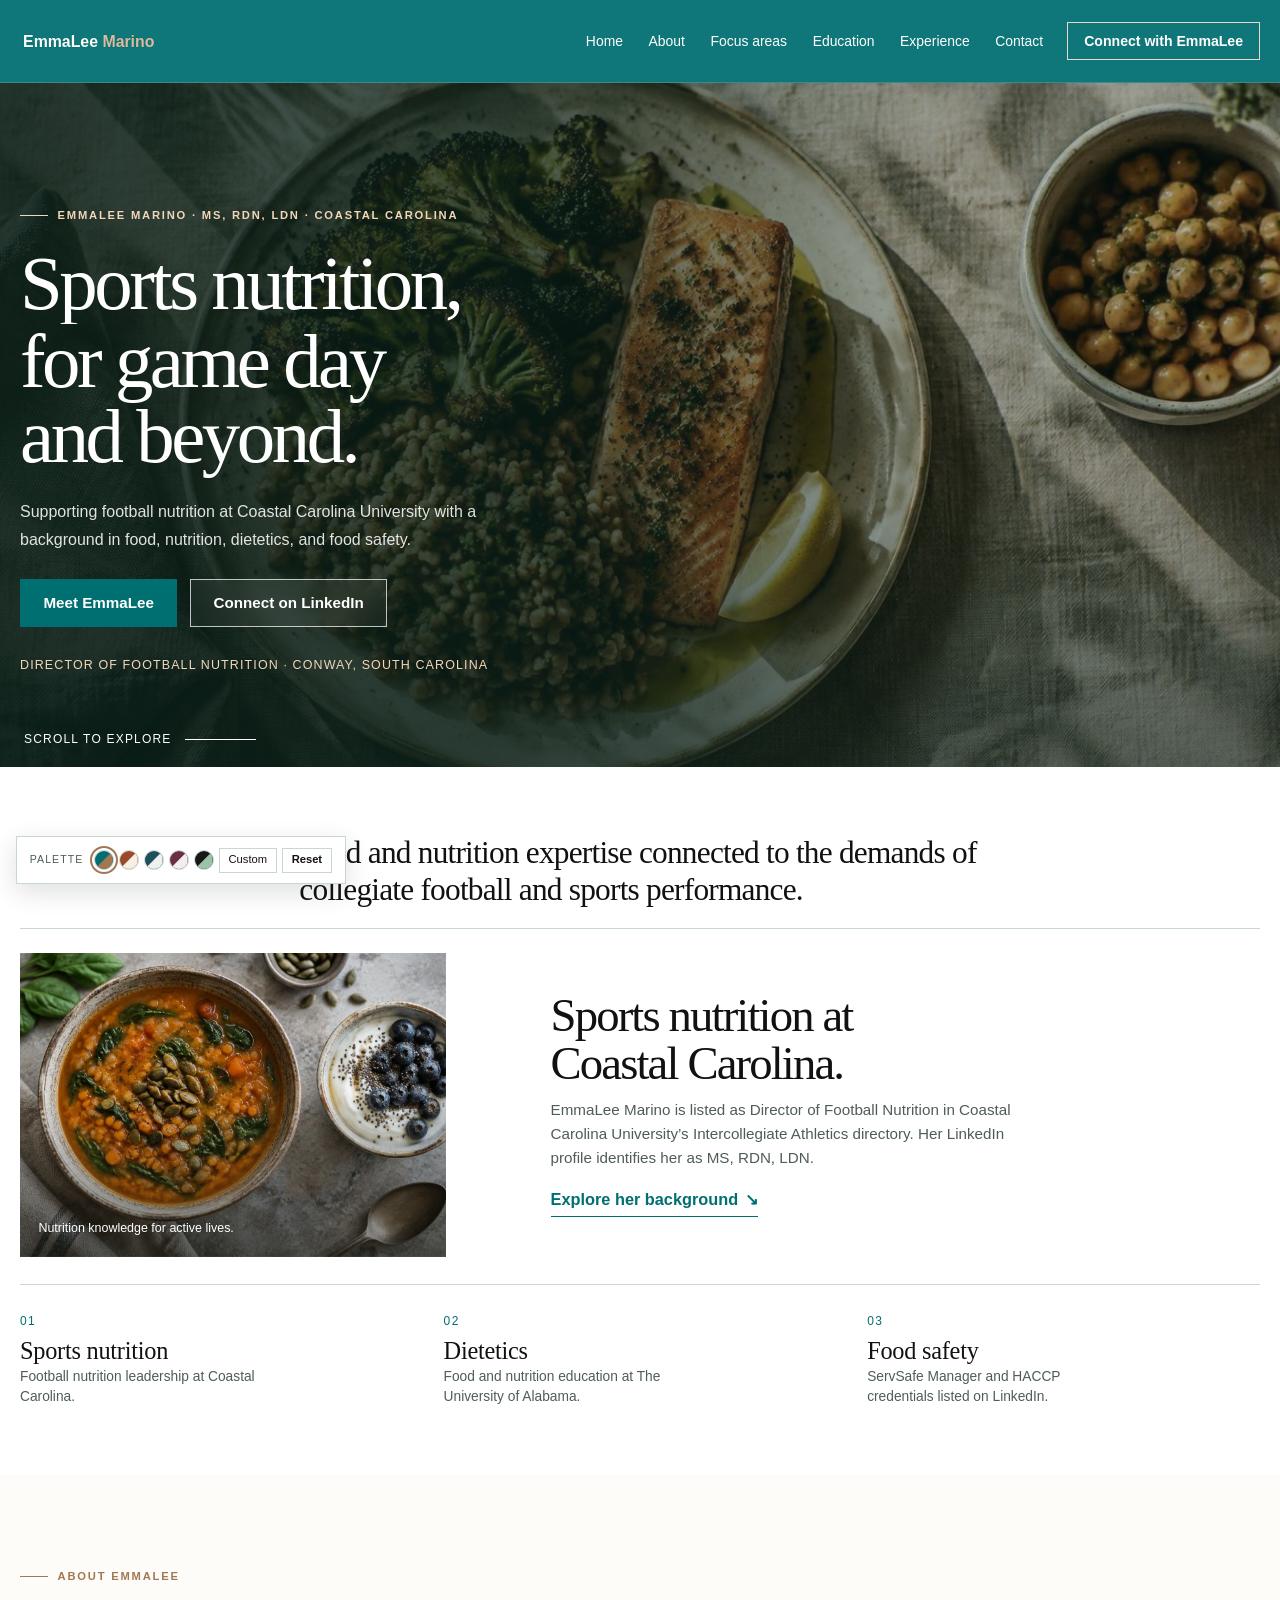
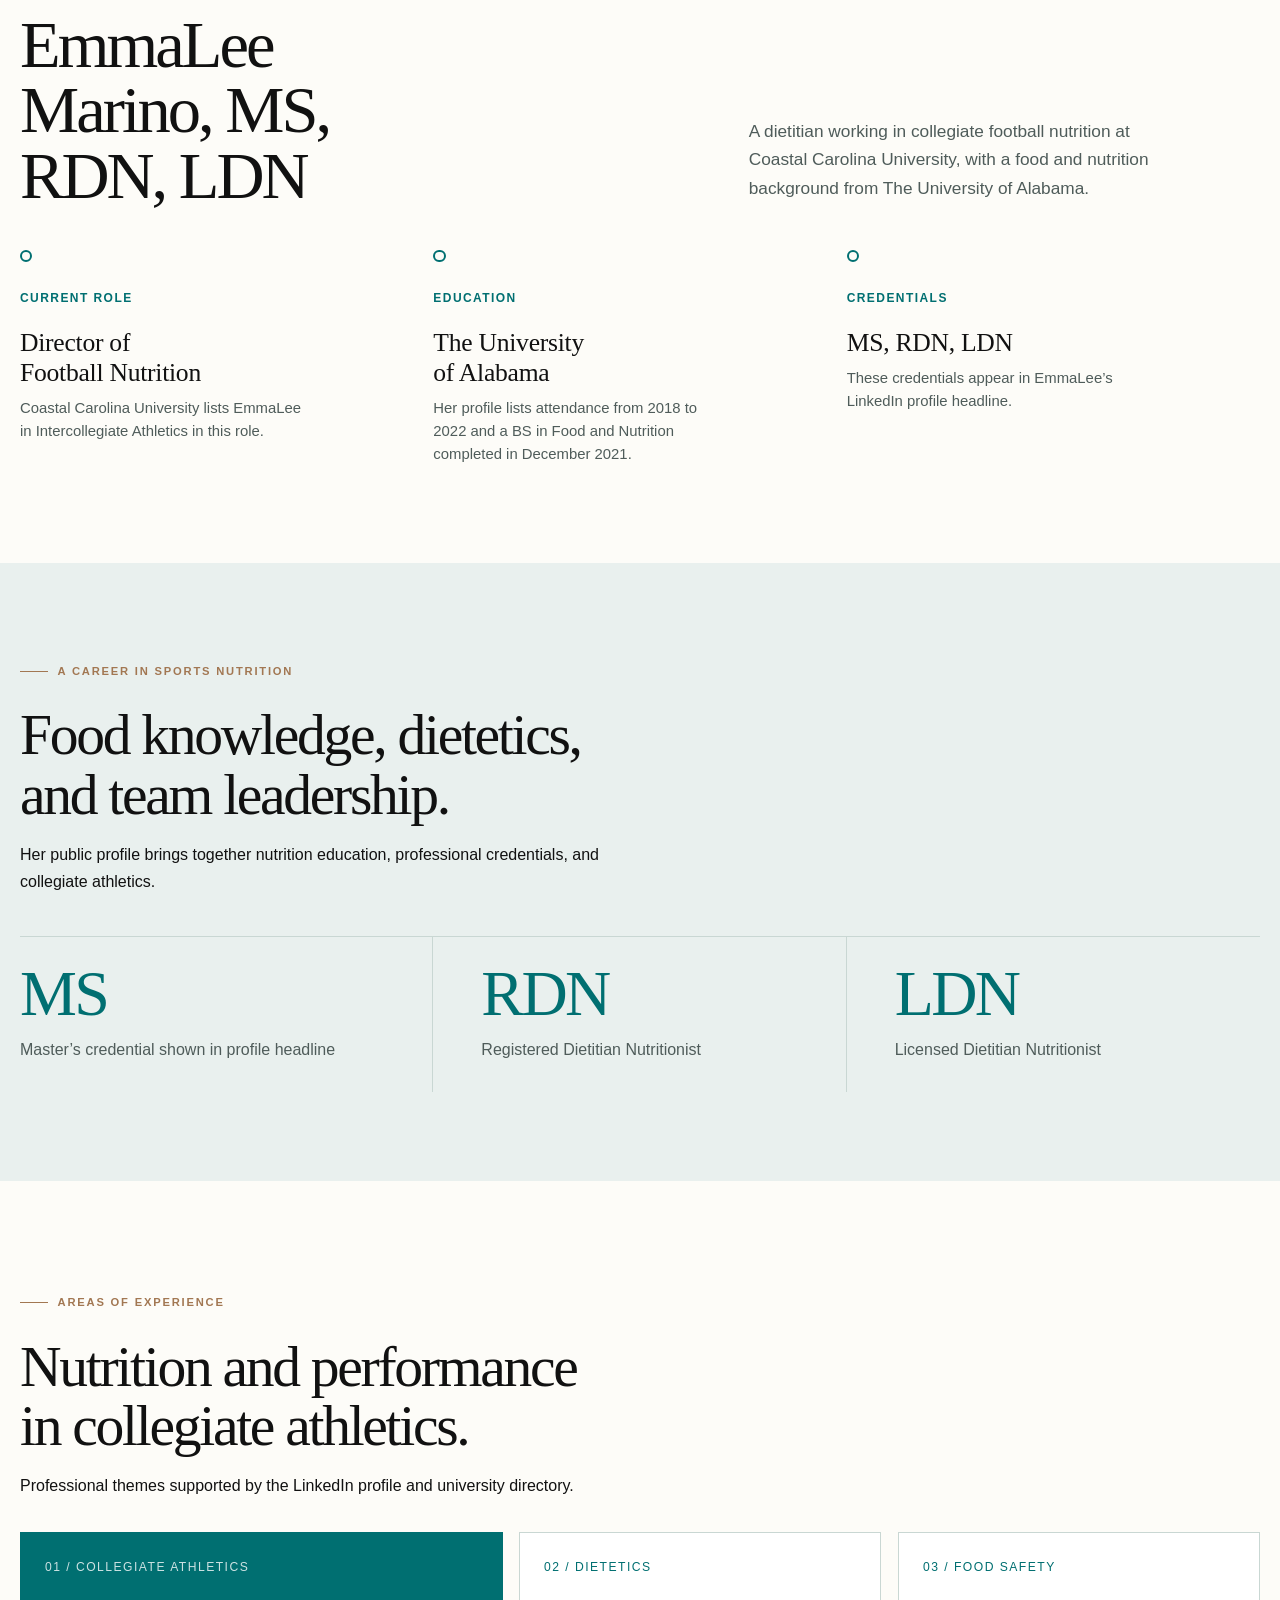
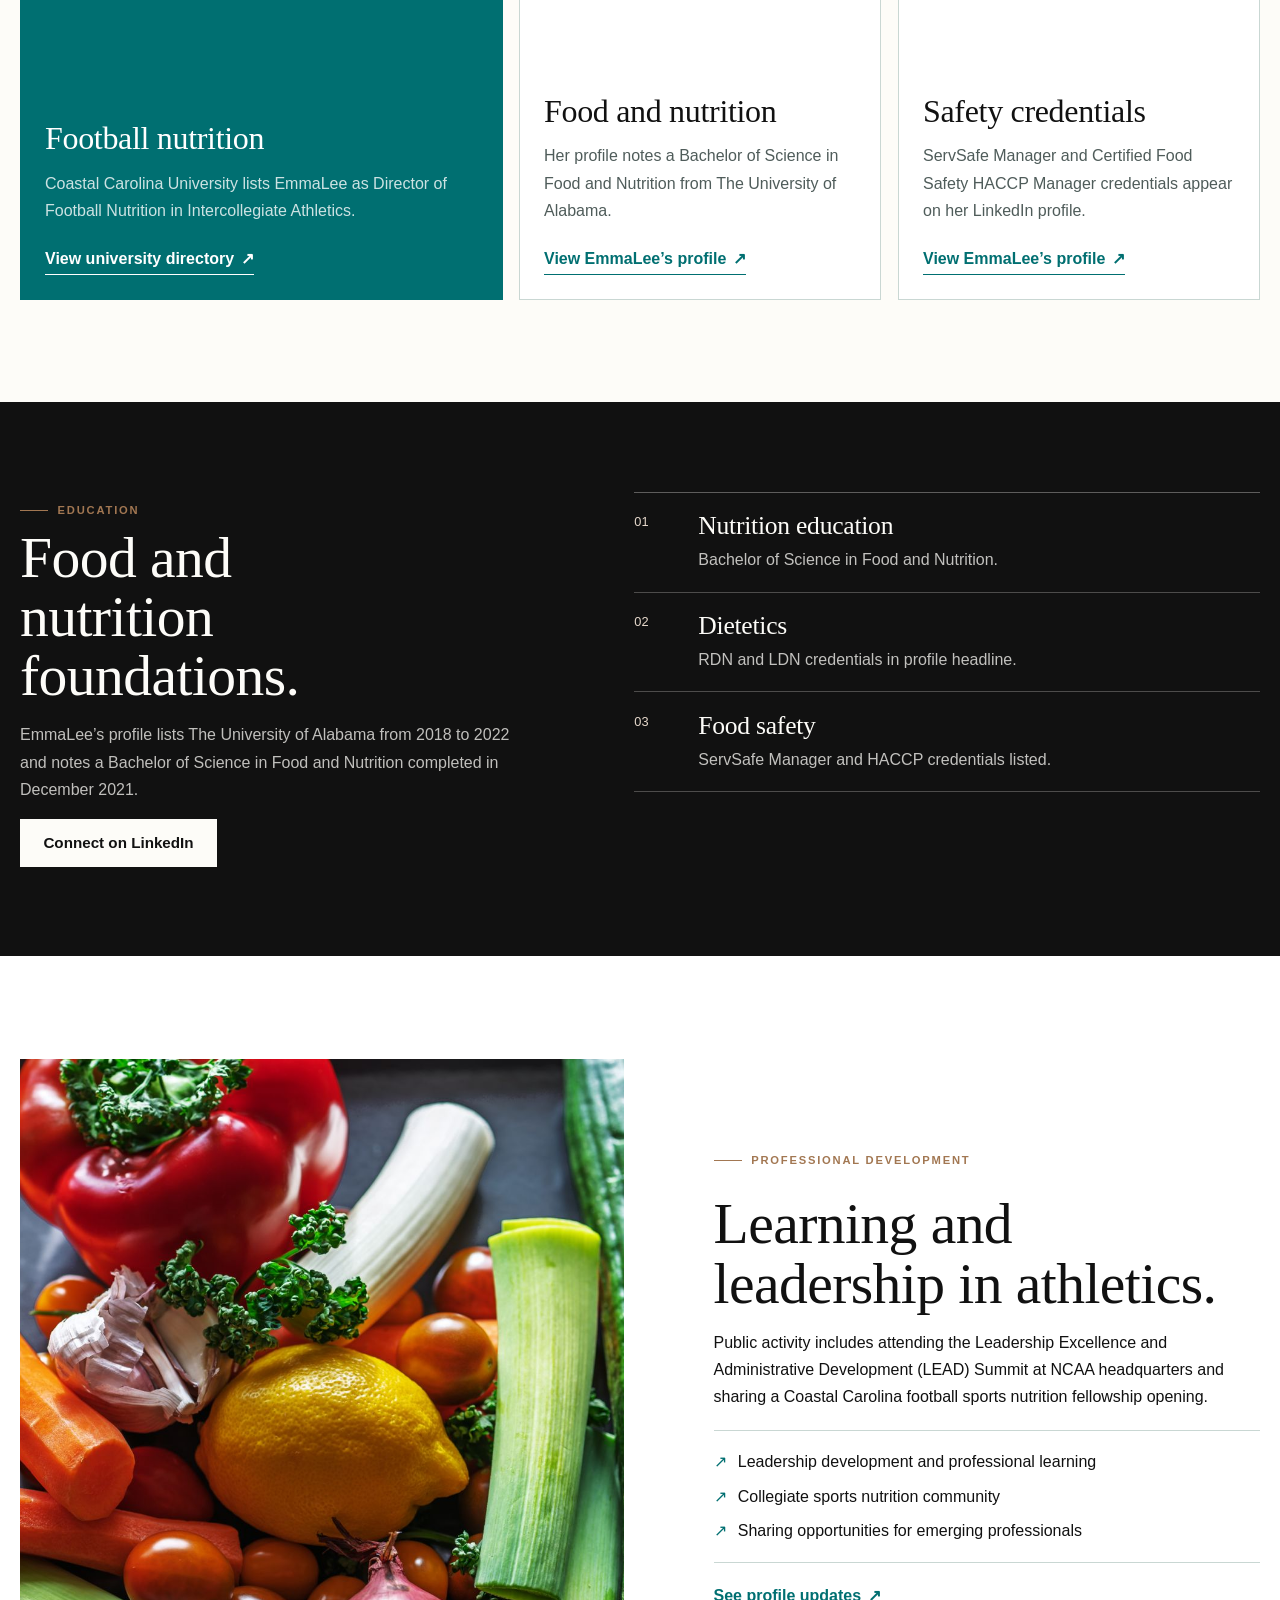
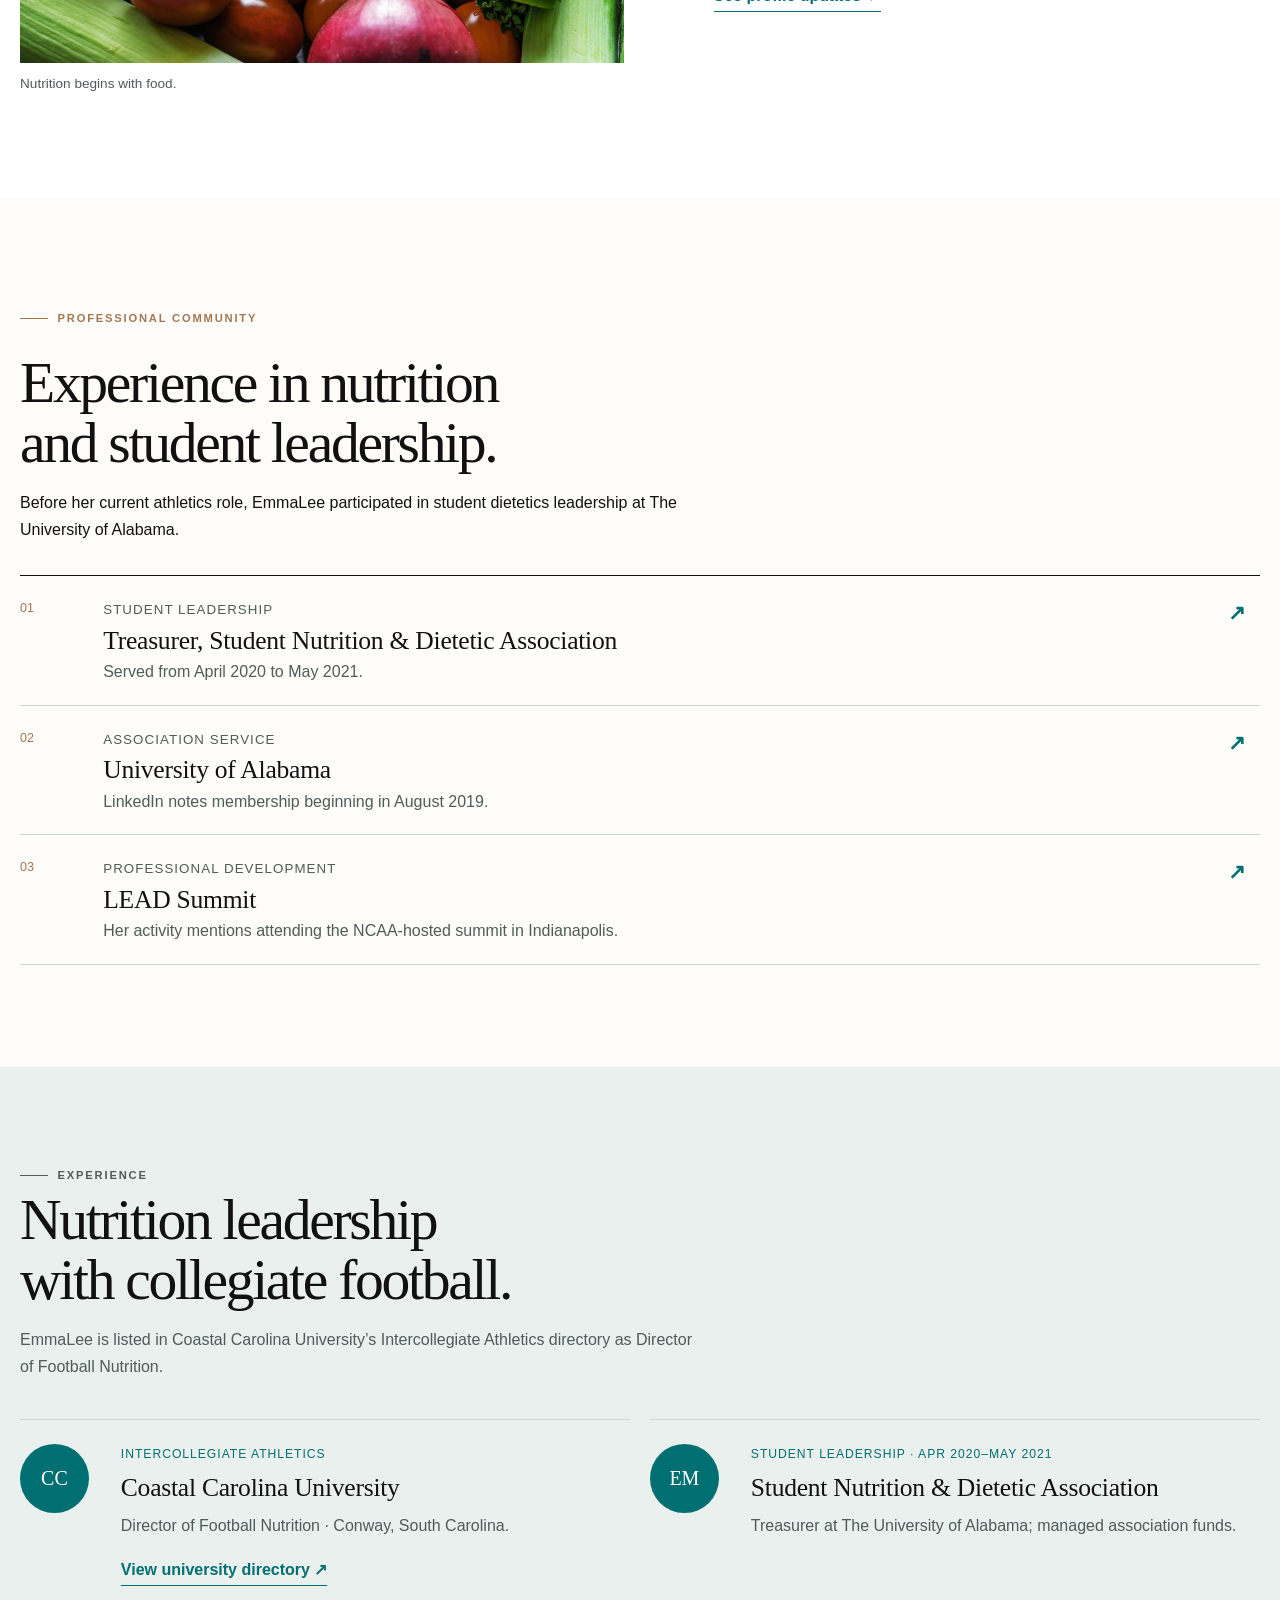
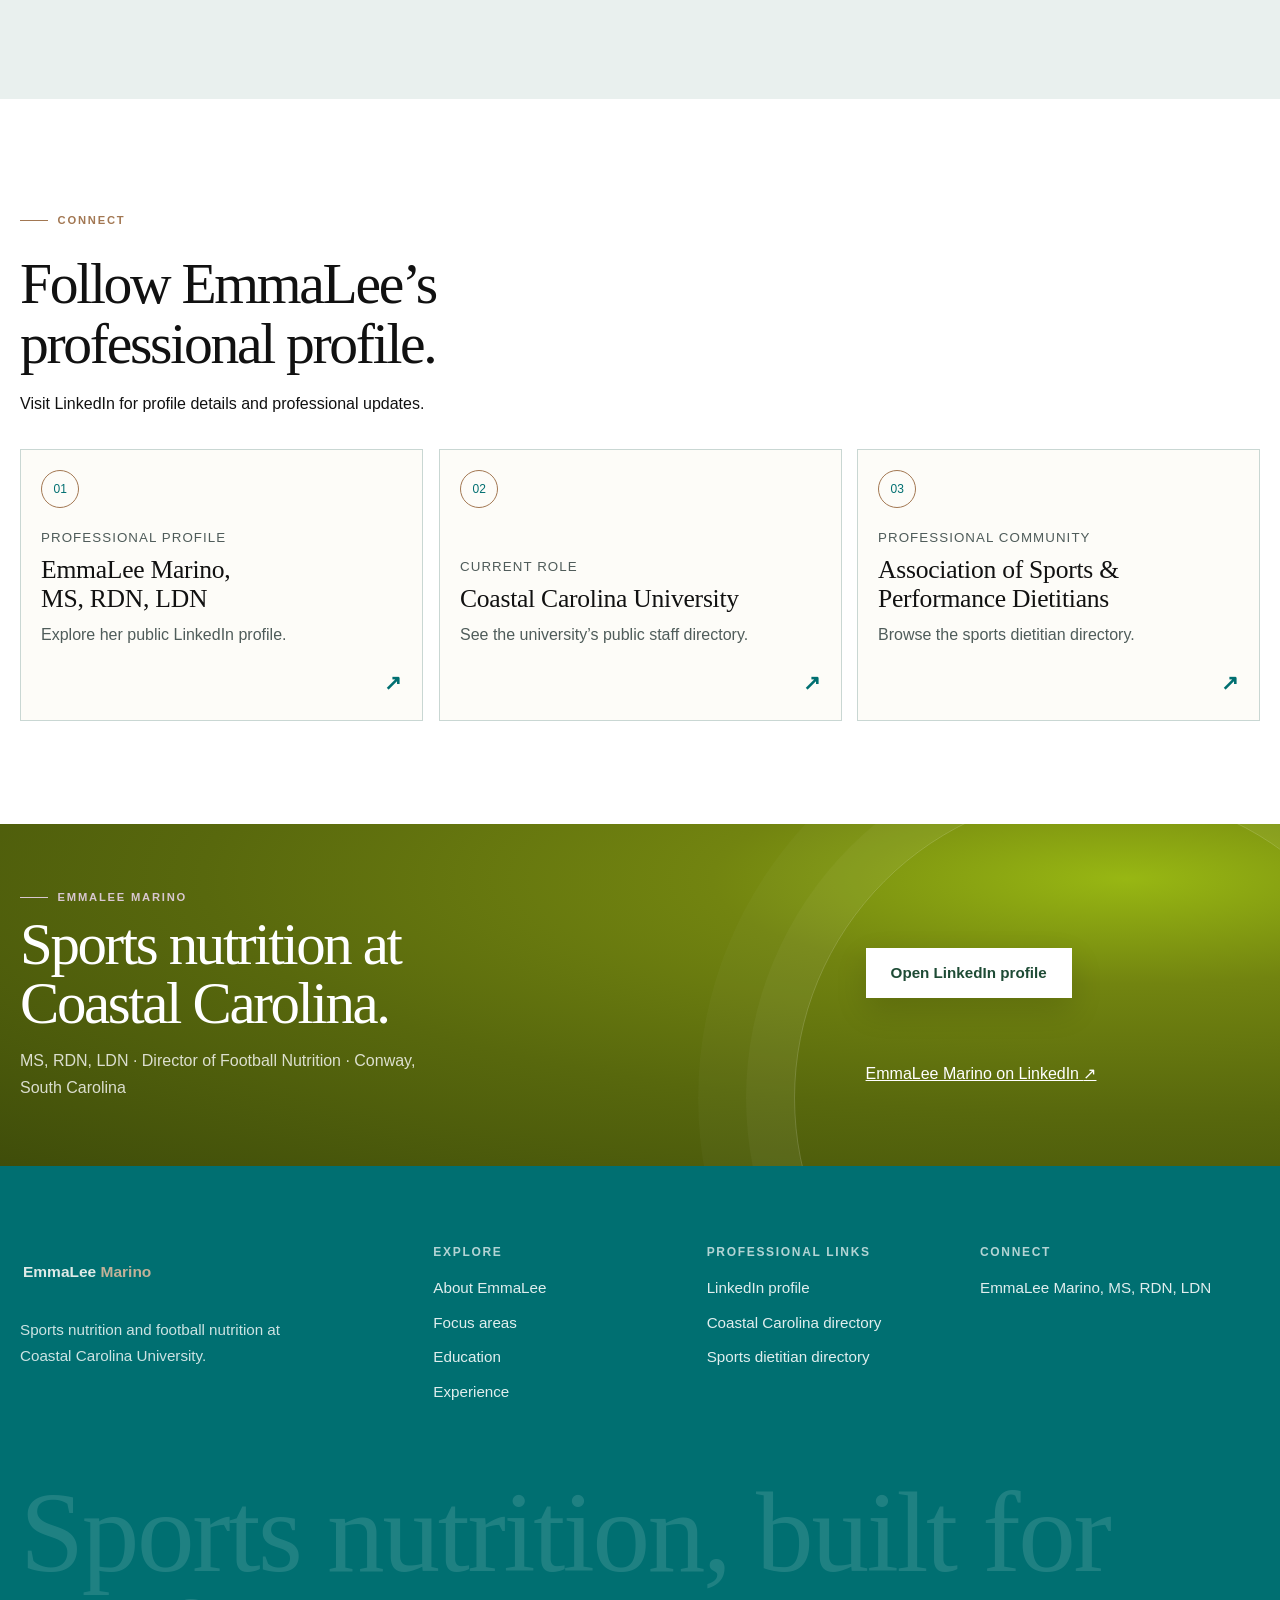
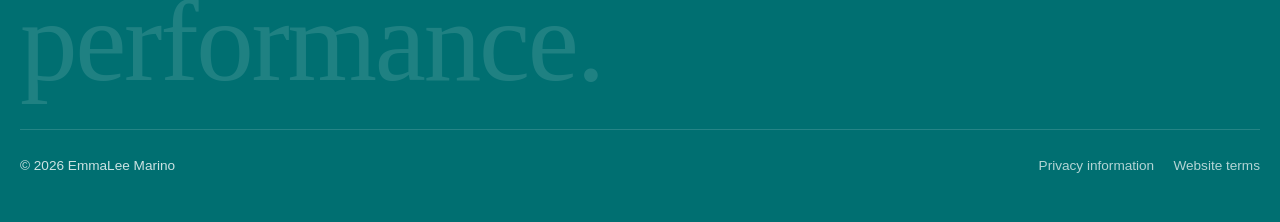
<file: index.html>
<!DOCTYPE html><html lang="en" data-theme="sage"><head><meta charset="UTF-8"><meta name="viewport" content="width=device-width, initial-scale=1"><meta name="theme-color" content="#006F71"><title>EmmaLee Marino, MS, RDN, LDN | Sports Nutrition</title><meta name="description" content="EmmaLee Marino, MS, RDN, LDN, is a sports dietitian and Director of Football Nutrition at Coastal Carolina University. Explore her profile, education, credentials, and experience."><meta property="og:type" content="website"><meta property="og:site_name" content="EmmaLee Marino, MS, RDN, LDN"><meta property="og:title" content="EmmaLee Marino, MS, RDN, LDN | Sports Nutrition"><meta property="og:description" content="Sports nutrition and football nutrition at Coastal Carolina University."><meta property="og:image" content="assets/hero.jpg"><link rel="icon" href="favicon.svg" type="image/svg+xml"><script src="theme-init.js"></script><link rel="preconnect" href="https://fonts.googleapis.com"><link rel="preconnect" href="https://fonts.gstatic.com" crossorigin><link rel="stylesheet" href="https://fonts.googleapis.com/css2?family=Instrument+Sans:wght@400;500;600&family=Newsreader:ital,opsz,wght@0,6..72,400;1,6..72,400&display=swap"><link rel="preload" as="image" href="assets/hero.jpg" fetchpriority="high"><link rel="stylesheet" href="styles.css"><script type="application/ld+json">{"@context":"https://schema.org","@type":"Person","name":"EmmaLee Marino","url":"https://www.linkedin.com/in/emmalee-marino17/","jobTitle":"Director of Football Nutrition","worksFor":{"@type":"CollegeOrUniversity","name":"Coastal Carolina University"}}</script></head><body class="home-page single-page"><div class="scroll-progress" aria-hidden="true"><span></span></div><a href="#main" class="skip-link">Skip to main content</a><header class="site-header"><div class="wrap header-inner"><a href="#home" class="brand" aria-label="EmmaLee Marino, home"><img class="brand-logo" src="assets/organization-logo.svg" alt="EmmaLee Marino"></a><nav class="main-nav" id="main-nav" aria-label="Primary"><ul class="nav-list"><li><a href="#home">Home</a></li><li><a href="#story">About</a></li><li><a href="#programs">Focus areas</a></li><li><a href="#training">Education</a></li><li><a href="#team">Experience</a></li><li><a href="#contact">Contact</a></li></ul><div class="mobile-only"><a href="#contact" class="btn">Connect on LinkedIn</a></div></nav><div class="header-tools"><a href="#contact" class="btn btn-sm header-cta">Connect with EmmaLee</a><button type="button" class="menu-toggle" aria-expanded="false" aria-controls="main-nav" aria-label="Open menu"><span></span></button></div></div></header><main id="main">
<section class="sp-hero" id="home" data-motion-section="hero"><div class="sp-hero-backdrop"><img class="sp-hero-bg-image" src="assets/hero.jpg" alt="" fetchpriority="high" decoding="async" width="1800" height="1200"><div class="sp-hero-shade"></div></div><div class="wrap sp-hero-content"><p class="kicker">EmmaLee Marino · MS, RDN, LDN · Coastal Carolina</p><h1 class="sp-hero-title"><span class="sp-title-line"><span>Sports nutrition,</span></span><span class="sp-title-line"><span>for game day and beyond.</span></span></h1><p class="lead">Supporting football nutrition at Coastal Carolina University with a background in food, nutrition, dietetics, and food safety.</p><div class="hero-actions"><a class="btn" href="#story">Meet EmmaLee</a><a class="btn btn-ghost" href="#contact">Connect on LinkedIn</a></div><p class="sp-hero-note">Director of Football Nutrition · Conway, South Carolina</p></div><a class="sp-hero-scroll" href="#mission" aria-label="Scroll to learn about EmmaLee Marino"><span>Scroll to explore</span><i aria-hidden="true"></i></a></section>
<section class="sp-mission" id="mission" data-motion-section="mission"><div class="wrap"><div class="sp-mission-top"><p class="kicker">Athlete-focused nutrition</p><p class="sp-mission-intro">Food and nutrition expertise connected to the demands of collegiate football and sports performance.</p></div><div class="sp-mission-layout"><figure class="sp-mission-visual" data-motion="parallax"><img src="assets/meals.jpg" alt="A balanced meal with a variety of foods" loading="lazy" decoding="async" width="1200" height="800"><figcaption>Nutrition knowledge for active lives.</figcaption></figure><div class="sp-mission-copy"><h2>Sports nutrition at Coastal Carolina.</h2><p>EmmaLee Marino is listed as Director of Football Nutrition in Coastal Carolina University’s Intercollegiate Athletics directory. Her LinkedIn profile identifies her as MS, RDN, LDN.</p><a href="#story" class="link">Explore her background <span>↘</span></a></div></div><div class="sp-mission-pillars" aria-label="Professional background"><article><span>01</span><h3>Sports nutrition</h3><p>Football nutrition leadership at Coastal Carolina.</p></article><article><span>02</span><h3>Dietetics</h3><p>Food and nutrition education at The University of Alabama.</p></article><article><span>03</span><h3>Food safety</h3><p>ServSafe Manager and HACCP credentials listed on LinkedIn.</p></article></div></div></section>
<section class="sp-story" id="story" data-motion-section="story"><div class="wrap"><div class="sp-story-header"><header class="sp-story-heading"><p class="kicker">About EmmaLee</p><h2>EmmaLee Marino, MS, RDN, LDN</h2></header><p class="sp-story-deck">A dietitian working in collegiate football nutrition at Coastal Carolina University, with a food and nutrition background from The University of Alabama.</p></div><div class="sp-timeline" aria-label="EmmaLee Marino’s professional background"><article><span>Current role</span><div><h3>Director of Football Nutrition</h3><p>Coastal Carolina University lists EmmaLee in Intercollegiate Athletics in this role.</p></div></article><article><span>Education</span><div><h3>The University of Alabama</h3><p>Her profile lists attendance from 2018 to 2022 and a BS in Food and Nutrition completed in December 2021.</p></div></article><article><span>Credentials</span><div><h3>MS, RDN, LDN</h3><p>These credentials appear in EmmaLee’s LinkedIn profile headline.</p></div></article></div></div></section>
<section class="sp-impact" id="impact" data-motion-section="impact"><div class="wrap"><div class="sp-impact-intro"><p class="kicker">A career in sports nutrition</p><h2>Food knowledge, dietetics, and team leadership.</h2><p>Her public profile brings together nutrition education, professional credentials, and collegiate athletics.</p></div><div class="sp-impact-stats"><article><strong>MS</strong><span>Master’s credential shown in profile headline</span></article><article><strong>RDN</strong><span>Registered Dietitian Nutritionist</span></article><article><strong>LDN</strong><span>Licensed Dietitian Nutritionist</span></article></div></div></section>
<section class="sp-programs" id="programs" data-motion-section="programs"><div class="wrap"><div class="sp-programs-head"><p class="kicker">Areas of experience</p><h2>Nutrition and performance in collegiate athletics.</h2><p>Professional themes supported by the LinkedIn profile and university directory.</p></div><div class="sp-program-grid"><article class="sp-program-feature"><span class="sp-program-label">01 / Collegiate athletics</span><h3>Football nutrition</h3><p>Coastal Carolina University lists EmmaLee as Director of Football Nutrition in Intercollegiate Athletics.</p><a href="https://www.coastal.edu/hreo/facultyandstaffdirectory/index.php?format=search&amp;last=M" class="link">View university directory <span>↗</span></a></article><article class="sp-program-card"><span class="sp-program-label">02 / Dietetics</span><h3>Food and nutrition</h3><p>Her profile notes a Bachelor of Science in Food and Nutrition from The University of Alabama.</p><a href="https://www.linkedin.com/in/emmalee-marino17/" class="link">View EmmaLee’s profile <span>↗</span></a></article><article class="sp-program-card"><span class="sp-program-label">03 / Food safety</span><h3>Safety credentials</h3><p>ServSafe Manager and Certified Food Safety HACCP Manager credentials appear on her LinkedIn profile.</p><a href="https://www.linkedin.com/in/emmalee-marino17/" class="link">View EmmaLee’s profile <span>↗</span></a></article></div></div></section>
<section class="sp-training" id="training" data-motion-section="training"><div class="wrap"><div class="sp-training-intro"><p class="kicker">Education</p><h2>Food and nutrition foundations.</h2><p>EmmaLee’s profile lists The University of Alabama from 2018 to 2022 and notes a Bachelor of Science in Food and Nutrition completed in December 2021.</p><a class="btn btn-light" href="https://www.linkedin.com/in/emmalee-marino17/">Connect on LinkedIn</a></div><div class="sp-training-points"><article><span>01</span><div><h3>Nutrition education</h3><p>Bachelor of Science in Food and Nutrition.</p></div></article><article><span>02</span><div><h3>Dietetics</h3><p>RDN and LDN credentials in profile headline.</p></div></article><article><span>03</span><div><h3>Food safety</h3><p>ServSafe Manager and HACCP credentials listed.</p></div></article></div></div></section>
<section class="sp-grow" id="grow" data-motion-section="grow"><div class="wrap sp-grow-grid"><figure><img src="assets/produce-flatlay.jpg" alt="Fresh vegetables and ingredients" loading="lazy" decoding="async" width="1200" height="800"><figcaption>Nutrition begins with food.</figcaption></figure><div class="sp-grow-copy"><p class="kicker">Professional development</p><h2>Learning and leadership in athletics.</h2><p>Public activity includes attending the Leadership Excellence and Administrative Development (LEAD) Summit at NCAA headquarters and sharing a Coastal Carolina football sports nutrition fellowship opening.</p><ul><li>Leadership development and professional learning</li><li>Collegiate sports nutrition community</li><li>Sharing opportunities for emerging professionals</li></ul><a href="https://www.linkedin.com/in/emmalee-marino17/" class="link">See profile updates <span>↗</span></a></div></div></section>
<section class="sp-resources" id="resources" data-motion-section="resources"><div class="wrap"><div class="sp-resources-heading"><p class="kicker">Professional community</p><h2>Experience in nutrition and student leadership.</h2><p>Before her current athletics role, EmmaLee participated in student dietetics leadership at The University of Alabama.</p></div><div class="sp-resource-list"><a href="https://www.linkedin.com/in/emmalee-marino17/"><span>01</span><div><small>Student leadership</small><h3>Treasurer, Student Nutrition &amp; Dietetic Association</h3><p>Served from April 2020 to May 2021.</p></div><b aria-hidden="true">↗</b></a><a href="https://www.linkedin.com/in/emmalee-marino17/"><span>02</span><div><small>Association service</small><h3>University of Alabama</h3><p>LinkedIn notes membership beginning in August 2019.</p></div><b aria-hidden="true">↗</b></a><a href="https://www.linkedin.com/in/emmalee-marino17/"><span>03</span><div><small>Professional development</small><h3>LEAD Summit</h3><p>Her activity mentions attending the NCAA-hosted summit in Indianapolis.</p></div><b aria-hidden="true">↗</b></a></div></div></section>
<section class="sp-team" id="team" data-motion-section="team"><div class="wrap"><div class="sp-team-intro"><p class="kicker">Experience</p><h2>Nutrition leadership with collegiate football.</h2><p>EmmaLee is listed in Coastal Carolina University’s Intercollegiate Athletics directory as Director of Football Nutrition.</p></div><div class="sp-team-cards"><article><div class="sp-monogram" aria-hidden="true">CC</div><div><p class="sp-team-role">Intercollegiate Athletics</p><h3>Coastal Carolina University</h3><p>Director of Football Nutrition · Conway, South Carolina.</p><a href="https://www.coastal.edu/hreo/facultyandstaffdirectory/index.php?format=search&amp;last=M" class="link">View university directory <span>↗</span></a></div></article><article><div class="sp-monogram" aria-hidden="true">EM</div><div><p class="sp-team-role">Student leadership · Apr 2020–May 2021</p><h3>Student Nutrition &amp; Dietetic Association</h3><p>Treasurer at The University of Alabama; managed association funds.</p></div></article></div></div></section>
<section class="sp-involved" id="involved" data-motion-section="involved"><div class="wrap"><div class="sp-involved-heading"><p class="kicker">Connect</p><h2>Follow EmmaLee’s professional profile.</h2><p>Visit LinkedIn for profile details and professional updates.</p></div><div class="sp-action-list"><a href="https://www.linkedin.com/in/emmalee-marino17/"><span class="sp-action-no">01</span><div><small>Professional profile</small><h3>EmmaLee Marino, MS, RDN, LDN</h3><p>Explore her public LinkedIn profile.</p></div><b aria-hidden="true">↗</b></a><a href="https://www.coastal.edu/hreo/facultyandstaffdirectory/index.php?format=search&amp;last=M"><span class="sp-action-no">02</span><div><small>Current role</small><h3>Coastal Carolina University</h3><p>See the university’s public staff directory.</p></div><b aria-hidden="true">↗</b></a><a href="https://sportsrd.org/full-time-list"><span class="sp-action-no">03</span><div><small>Professional community</small><h3>Association of Sports &amp; Performance Dietitians</h3><p>Browse the sports dietitian directory.</p></div><b aria-hidden="true">↗</b></a></div></div></section>
<section class="sp-contact" id="contact" data-motion-section="contact"><div class="wrap sp-contact-inner"><p class="kicker">EmmaLee Marino</p><h2>Sports nutrition at Coastal Carolina.</h2><p>MS, RDN, LDN · Director of Football Nutrition · Conway, South Carolina</p><a class="btn btn-light" href="https://www.linkedin.com/in/emmalee-marino17/">Open LinkedIn profile</a><a href="https://www.linkedin.com/in/emmalee-marino17/" class="sp-contact-link">EmmaLee Marino on LinkedIn <span>↗</span></a></div></section></main><footer class="site-footer"><div class="wrap"><div class="footer-grid"><div><a href="#home" class="brand" style="margin-bottom:1.2rem"><img class="brand-logo" src="assets/organization-logo.svg" alt="EmmaLee Marino"></a><p style="max-width:34ch;opacity:.8">Sports nutrition and football nutrition at Coastal Carolina University.</p></div><div><h2>Explore</h2><ul><li><a href="#story">About EmmaLee</a></li><li><a href="#programs">Focus areas</a></li><li><a href="#training">Education</a></li><li><a href="#team">Experience</a></li></ul></div><div><h2>Professional links</h2><ul><li><a href="https://www.linkedin.com/in/emmalee-marino17/">LinkedIn profile</a></li><li><a href="https://www.coastal.edu/hreo/facultyandstaffdirectory/index.php?format=search&amp;last=M">Coastal Carolina directory</a></li><li><a href="https://sportsrd.org/full-time-list">Sports dietitian directory</a></li></ul></div><div><h2>Connect</h2><address style="font-style:normal"><a href="https://www.linkedin.com/in/emmalee-marino17/">EmmaLee Marino, MS, RDN, LDN</a></address></div></div><p class="footer-word" aria-hidden="true">Sports nutrition, built for performance.</p><div class="footer-bottom"><p>&copy; <span data-year>2026</span> EmmaLee Marino</p><nav aria-label="Legal"><a href="privacy-policy.html">Privacy information</a><a href="terms.html">Website terms</a></nav></div></div></footer><div class="palette palette-dock" role="group" aria-label="Colour palette">

  <span class="palette-label">Palette</span>

  <div class="palette-swatches">

    <button type="button" class="swatch" data-set-theme="sage" aria-pressed="true" aria-label="Coastal teal and bronze palette" title="Coastal teal and bronze"></button>

    <button type="button" class="swatch" data-set-theme="clay" aria-pressed="false" aria-label="Clay palette" title="Clay"></button>

    <button type="button" class="swatch" data-set-theme="harbor" aria-pressed="false" aria-label="Harbor palette" title="Harbor"></button>

    <button type="button" class="swatch" data-set-theme="plum" aria-pressed="false" aria-label="Plum palette" title="Plum"></button>

    <button type="button" class="swatch" data-set-theme="night" aria-pressed="false" aria-label="Night palette" title="Night"></button>

    <button type="button" class="palette-custom-toggle" aria-expanded="false">Custom</button>
    <button type="button" class="palette-reset-default" data-reset-default-palette aria-label="Reset palette to default colors" title="Reset to default colors">Reset</button>

  </div>

  <div class="palette-custom-controls" hidden>

    <p class="palette-custom-title">Make your own palette</p>

    <label>Page background <input type="color" data-custom-color="bg" value="#FDFCF8"></label>

    <label>Text <input type="color" data-custom-color="ink" value="#111111"></label>

    <label>Accent <input type="color" data-custom-color="accent" value="#A27752"></label>

    <div class="palette-custom-actions"><button type="button" class="palette-apply" data-apply-custom-palette>Apply colors</button><button type="button" class="palette-reset" data-reset-custom-palette>Reset</button></div>

    <p class="palette-custom-help">For clear contrast, pair a light page with dark text or a dark page with light text.</p>

    <p class="palette-custom-status" role="status" aria-live="polite"></p>

  </div>

</div><script src="motion.js" defer></script><script src="script.js" defer></script></body></html>
</file>
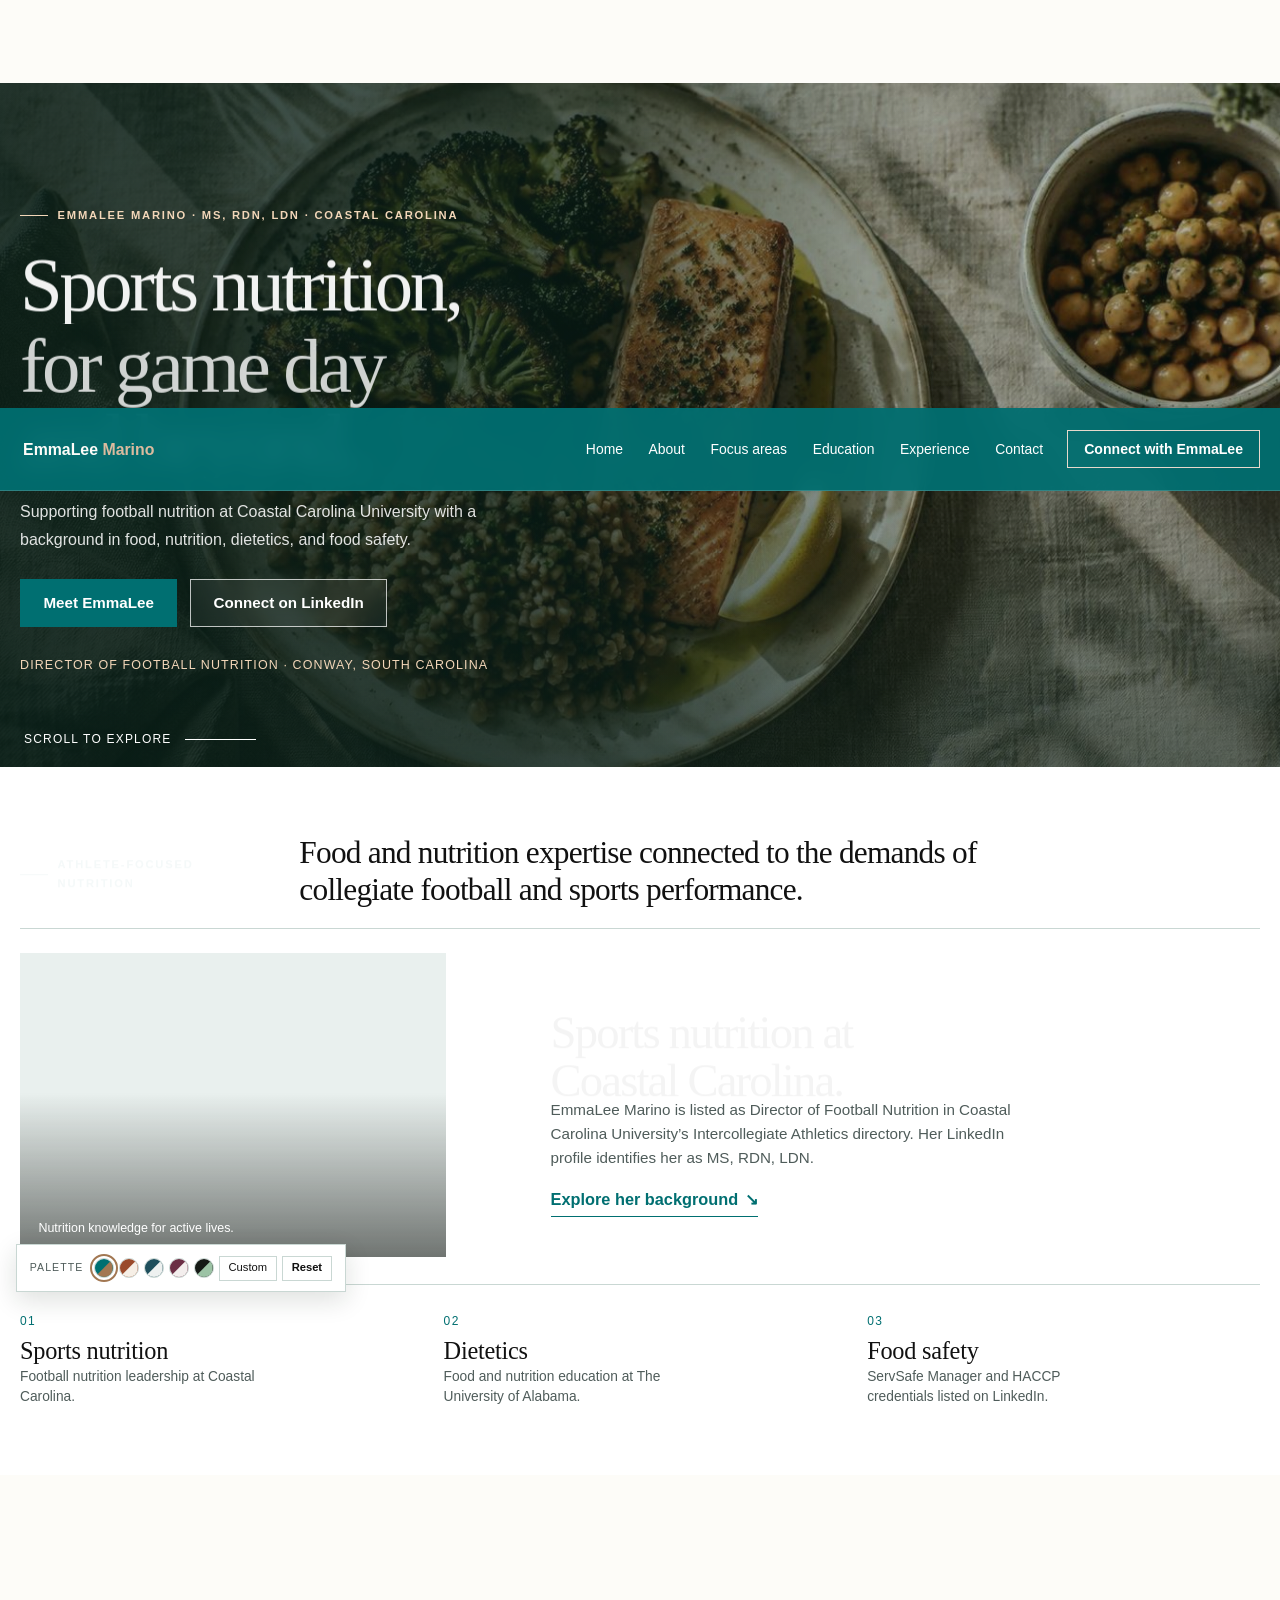
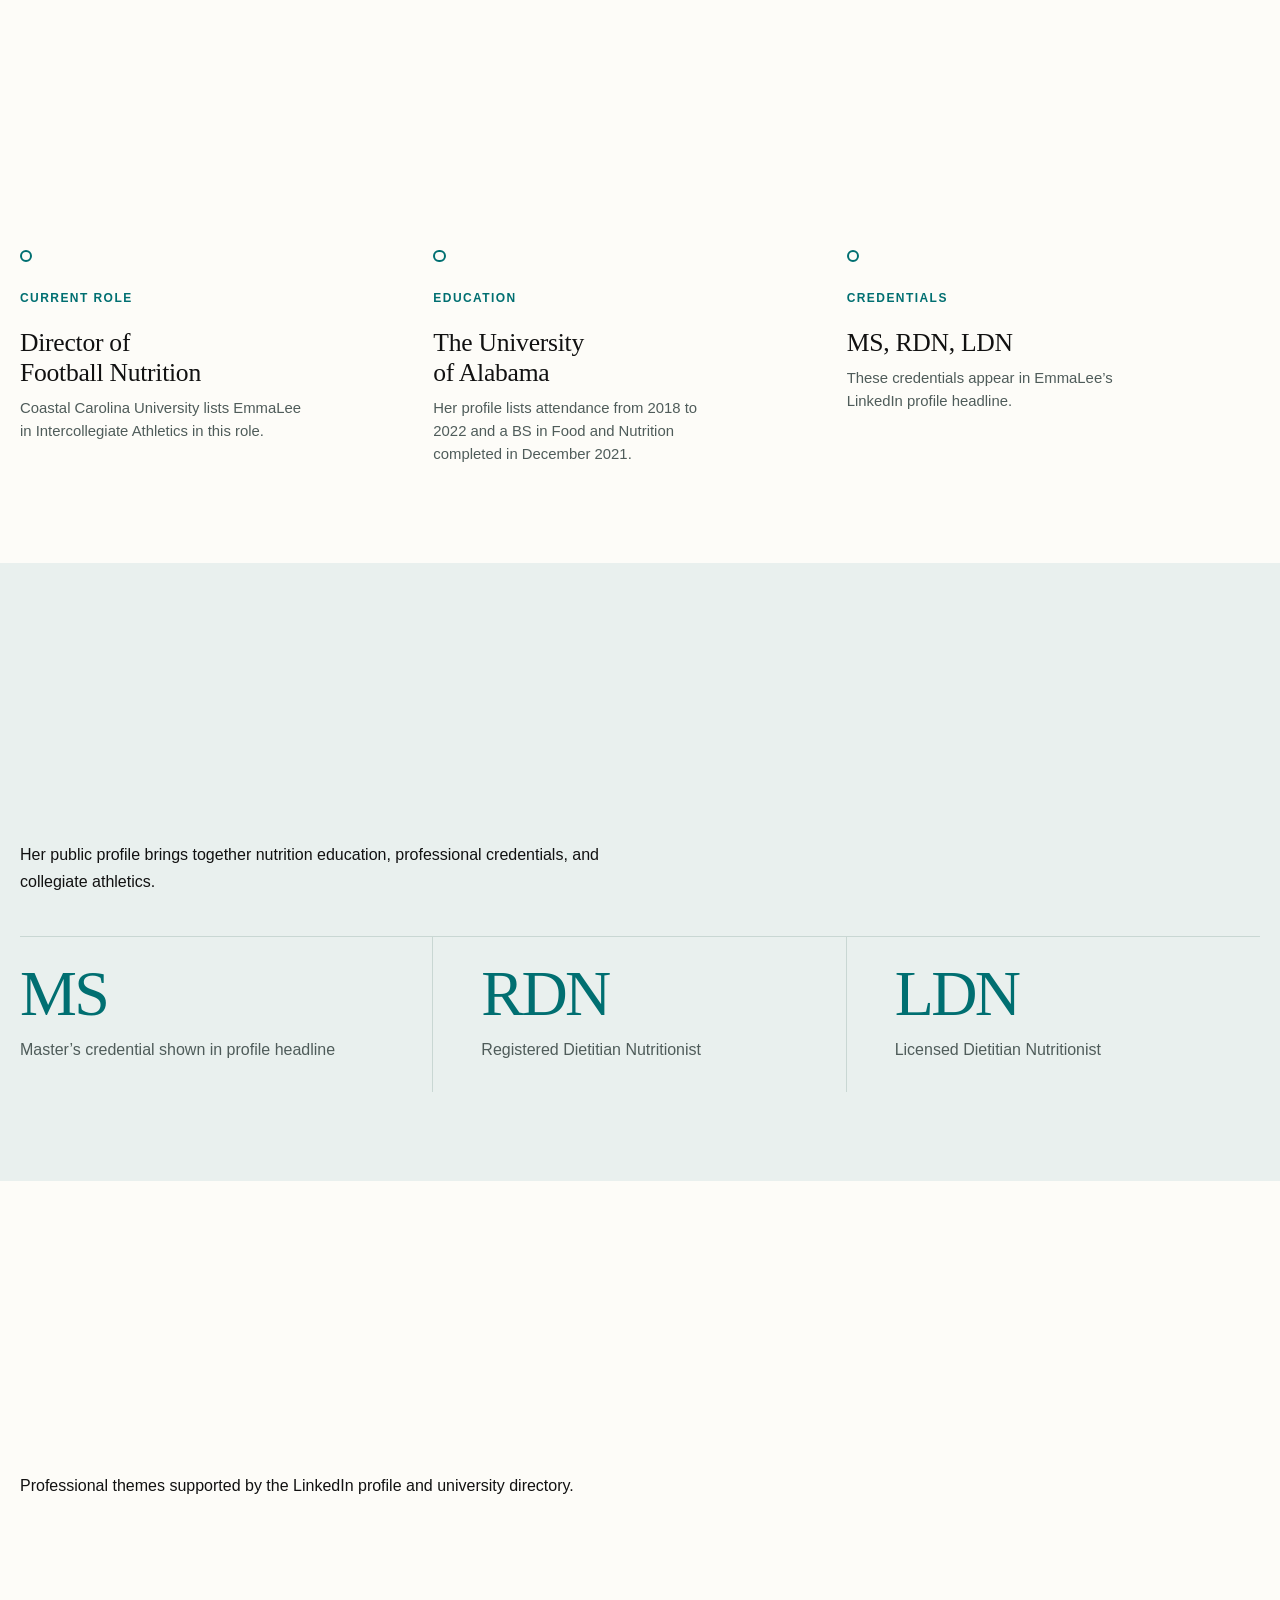
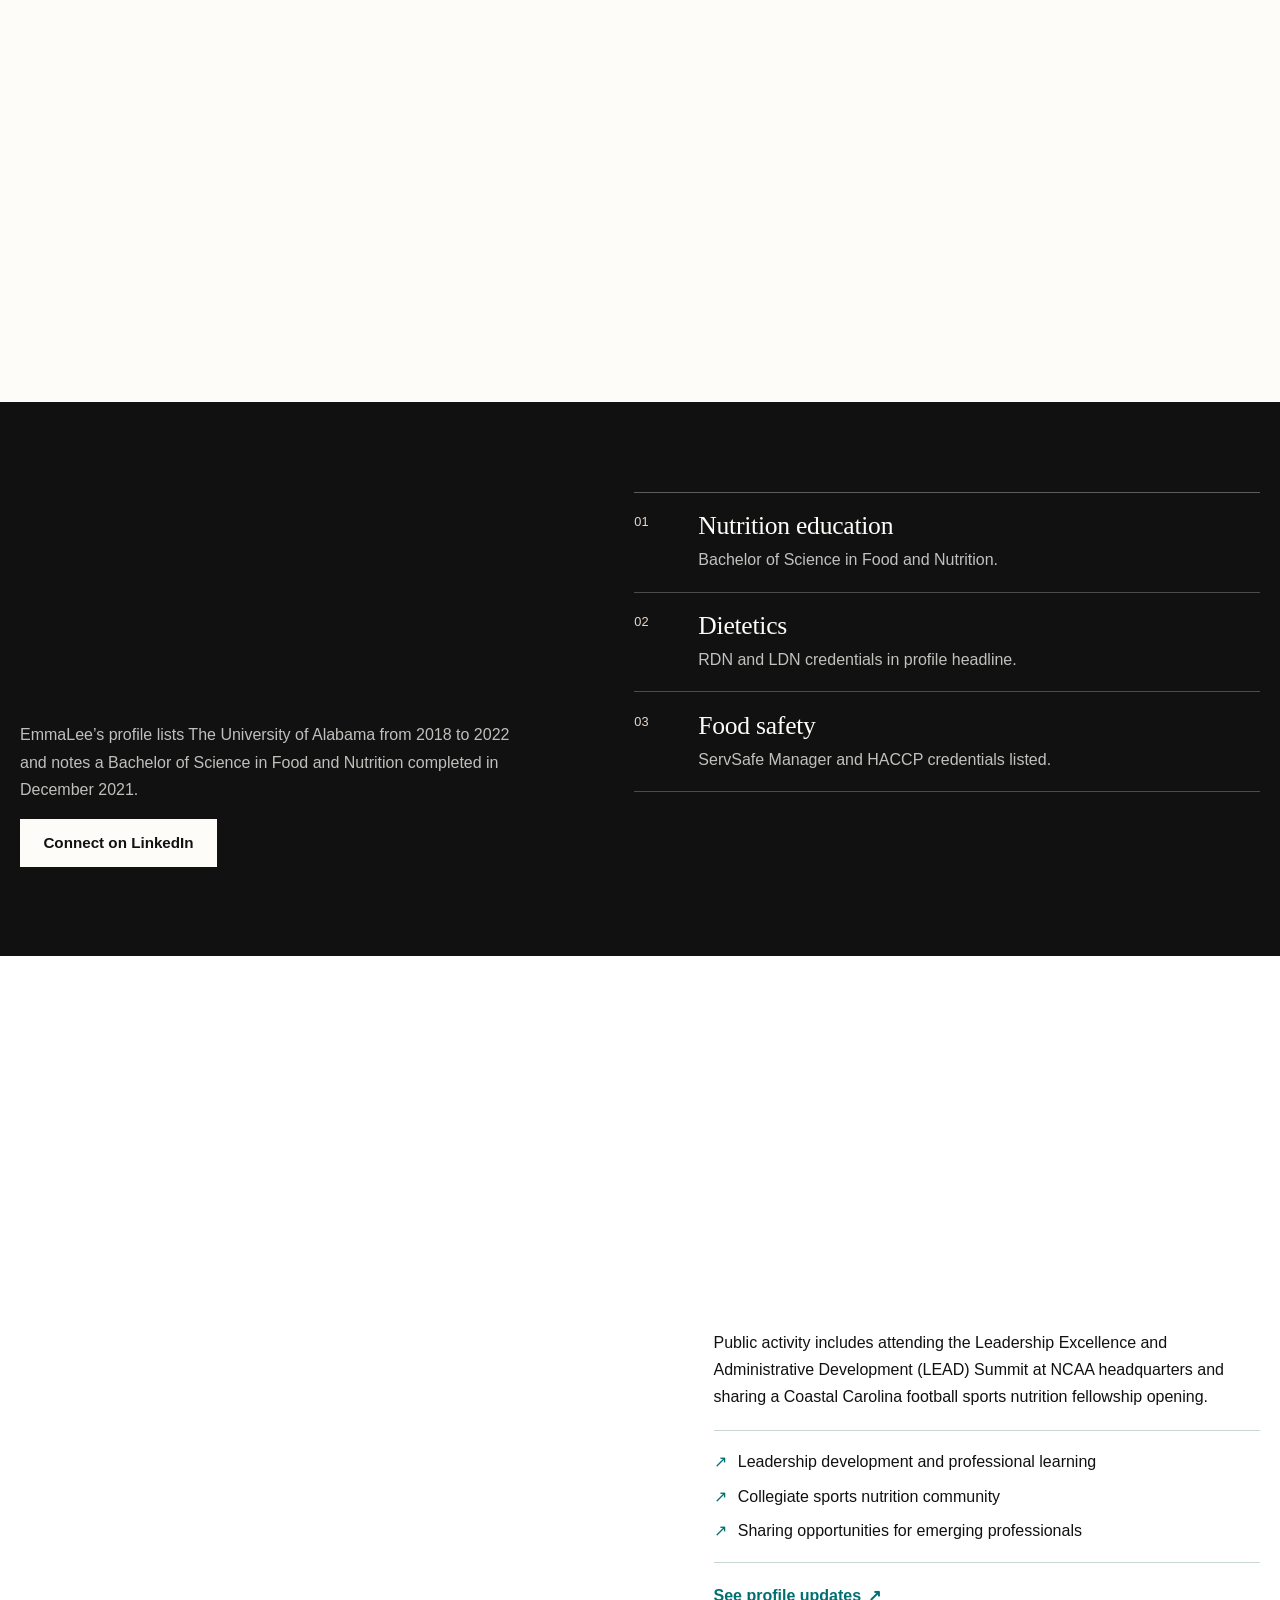
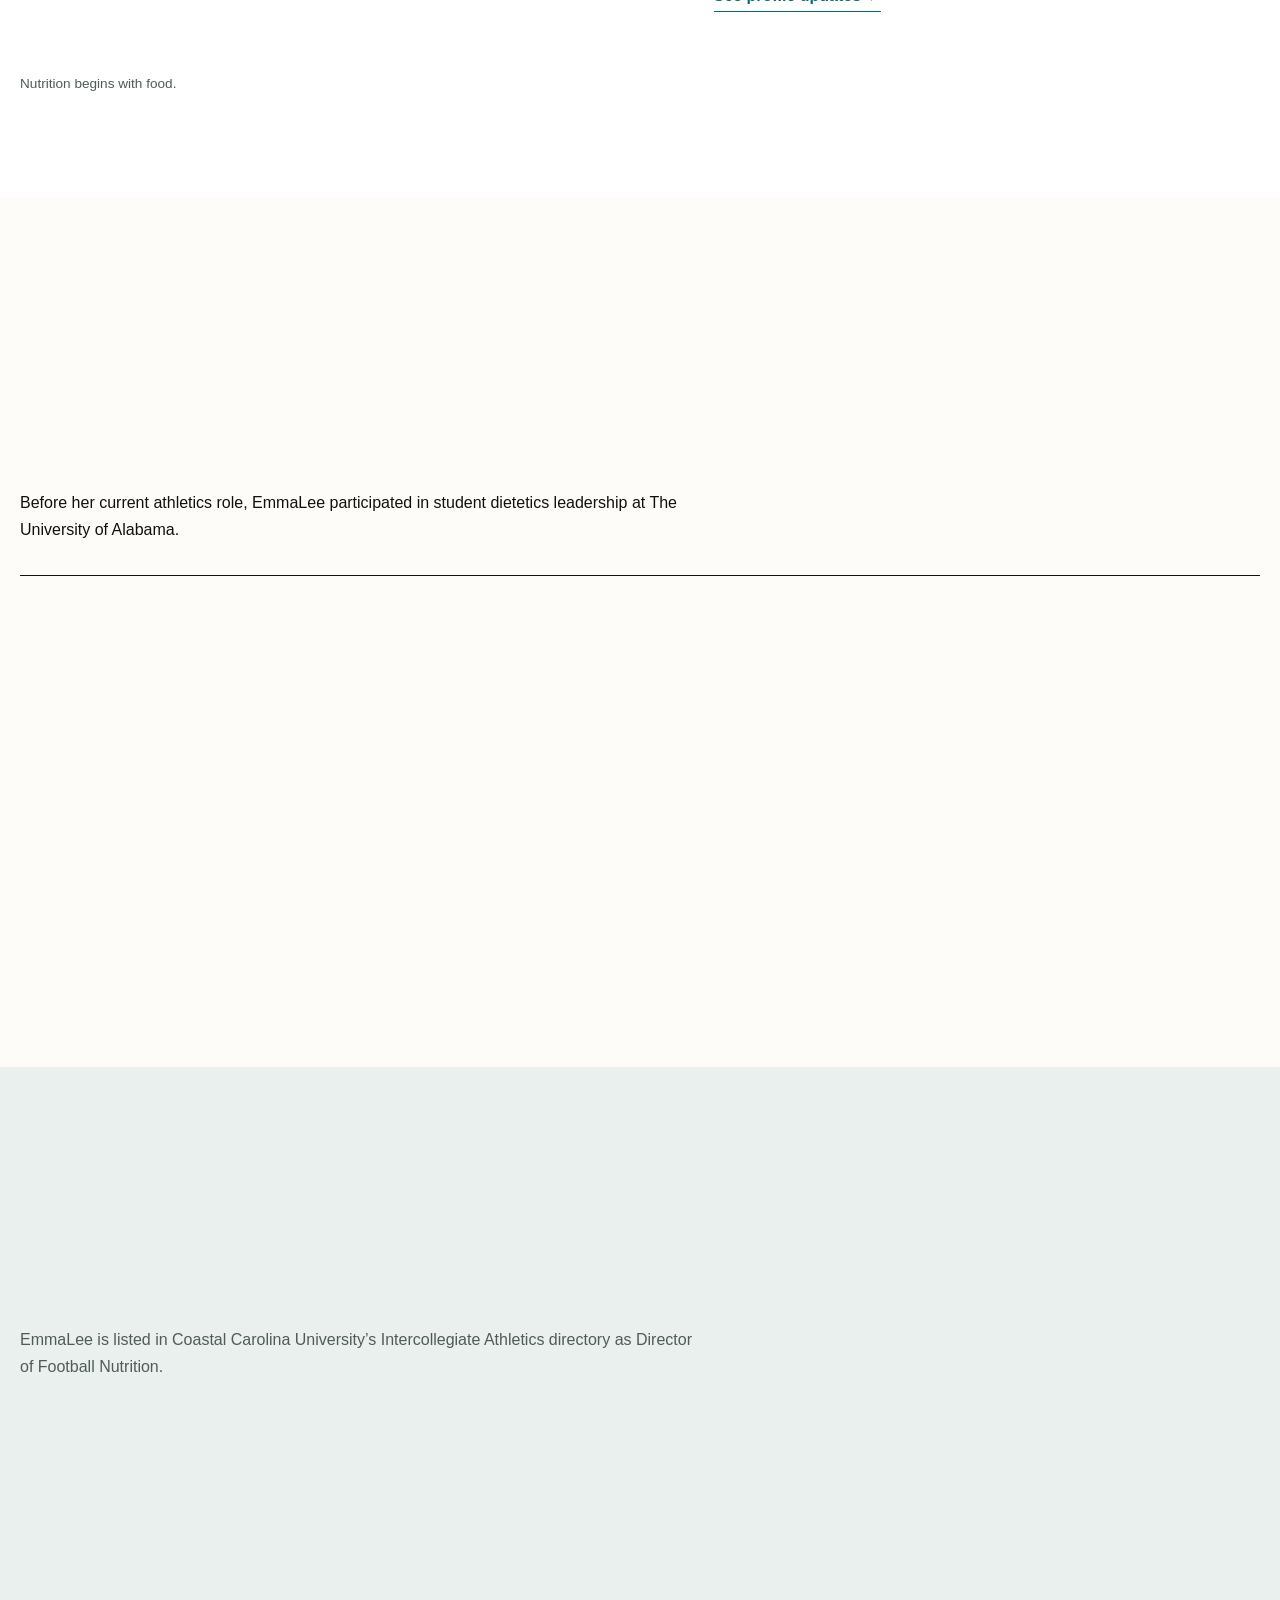
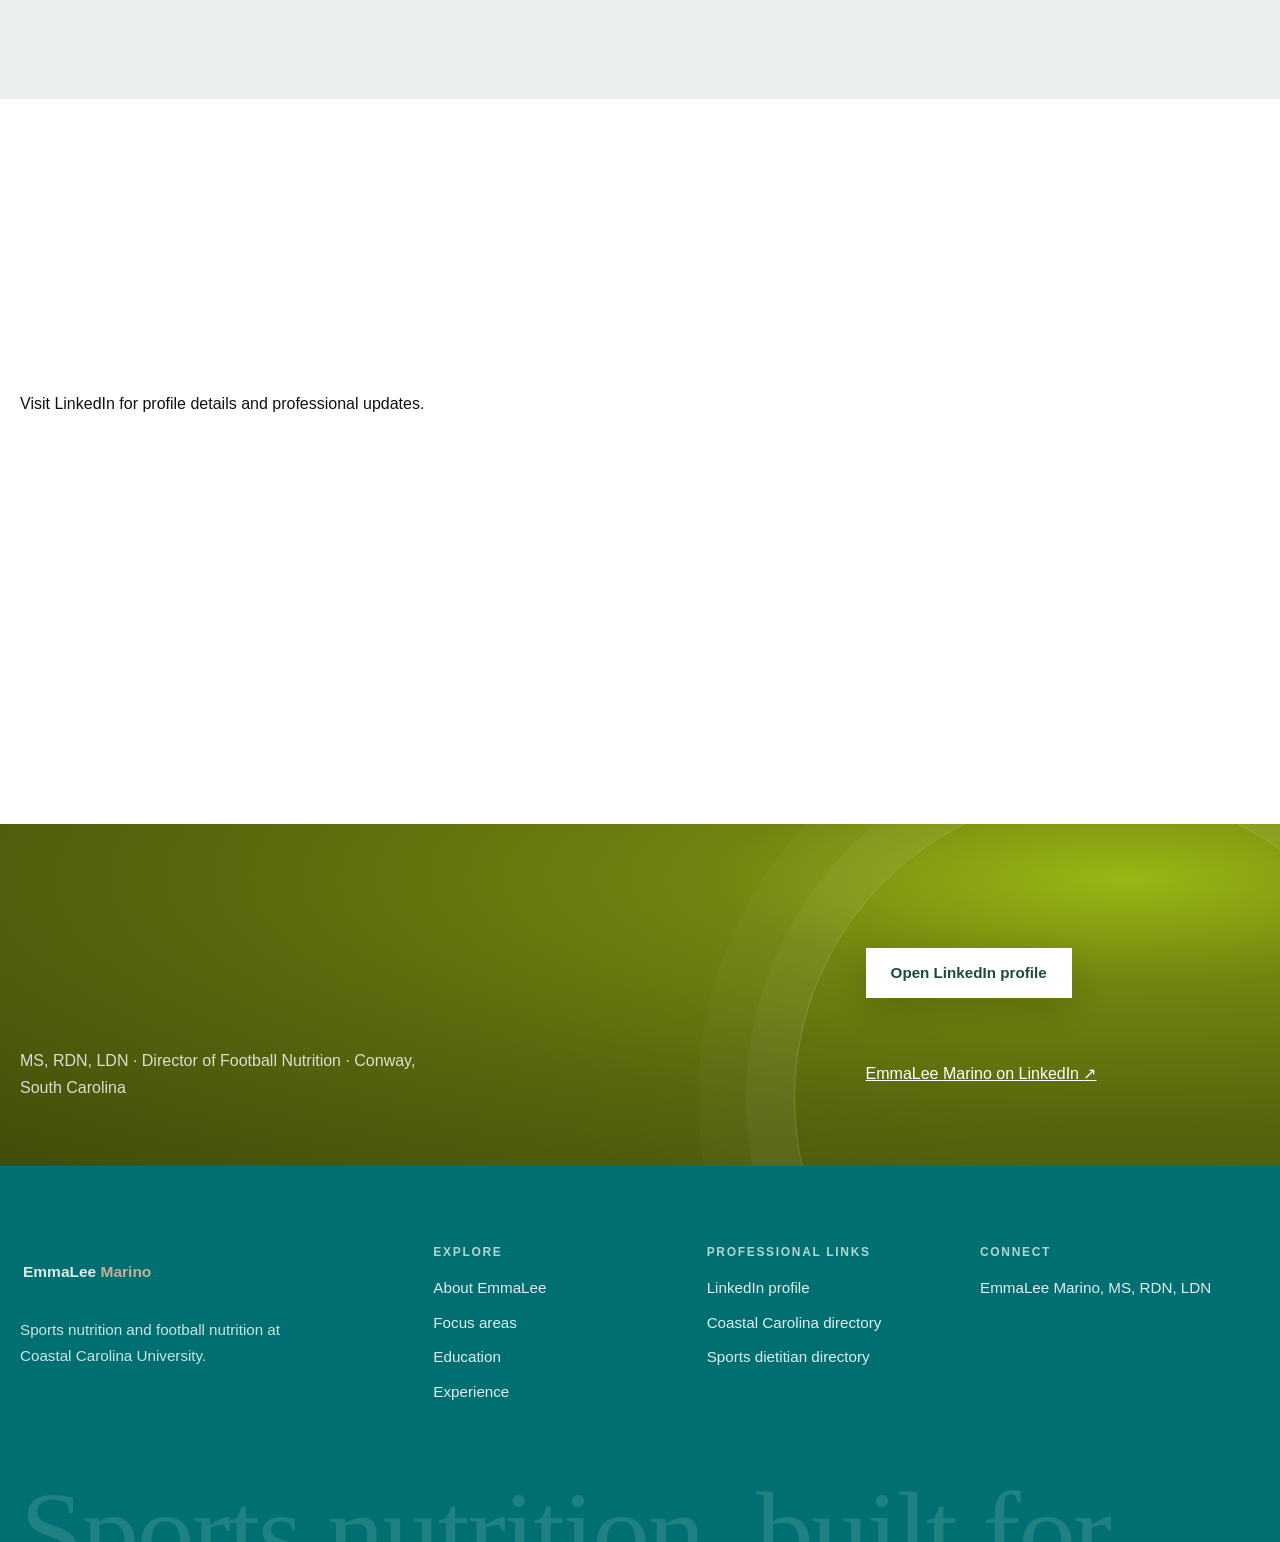
<file: about.html>
<!DOCTYPE html><html lang="en"><head><meta charset="utf-8"><meta name="viewport" content="width=device-width, initial-scale=1"><meta http-equiv="refresh" content="0;url=index.html#story"><title>About EmmaLee Marino</title></head><body><a href="index.html#story">Continue to EmmaLee Marino</a></body></html>
</file>
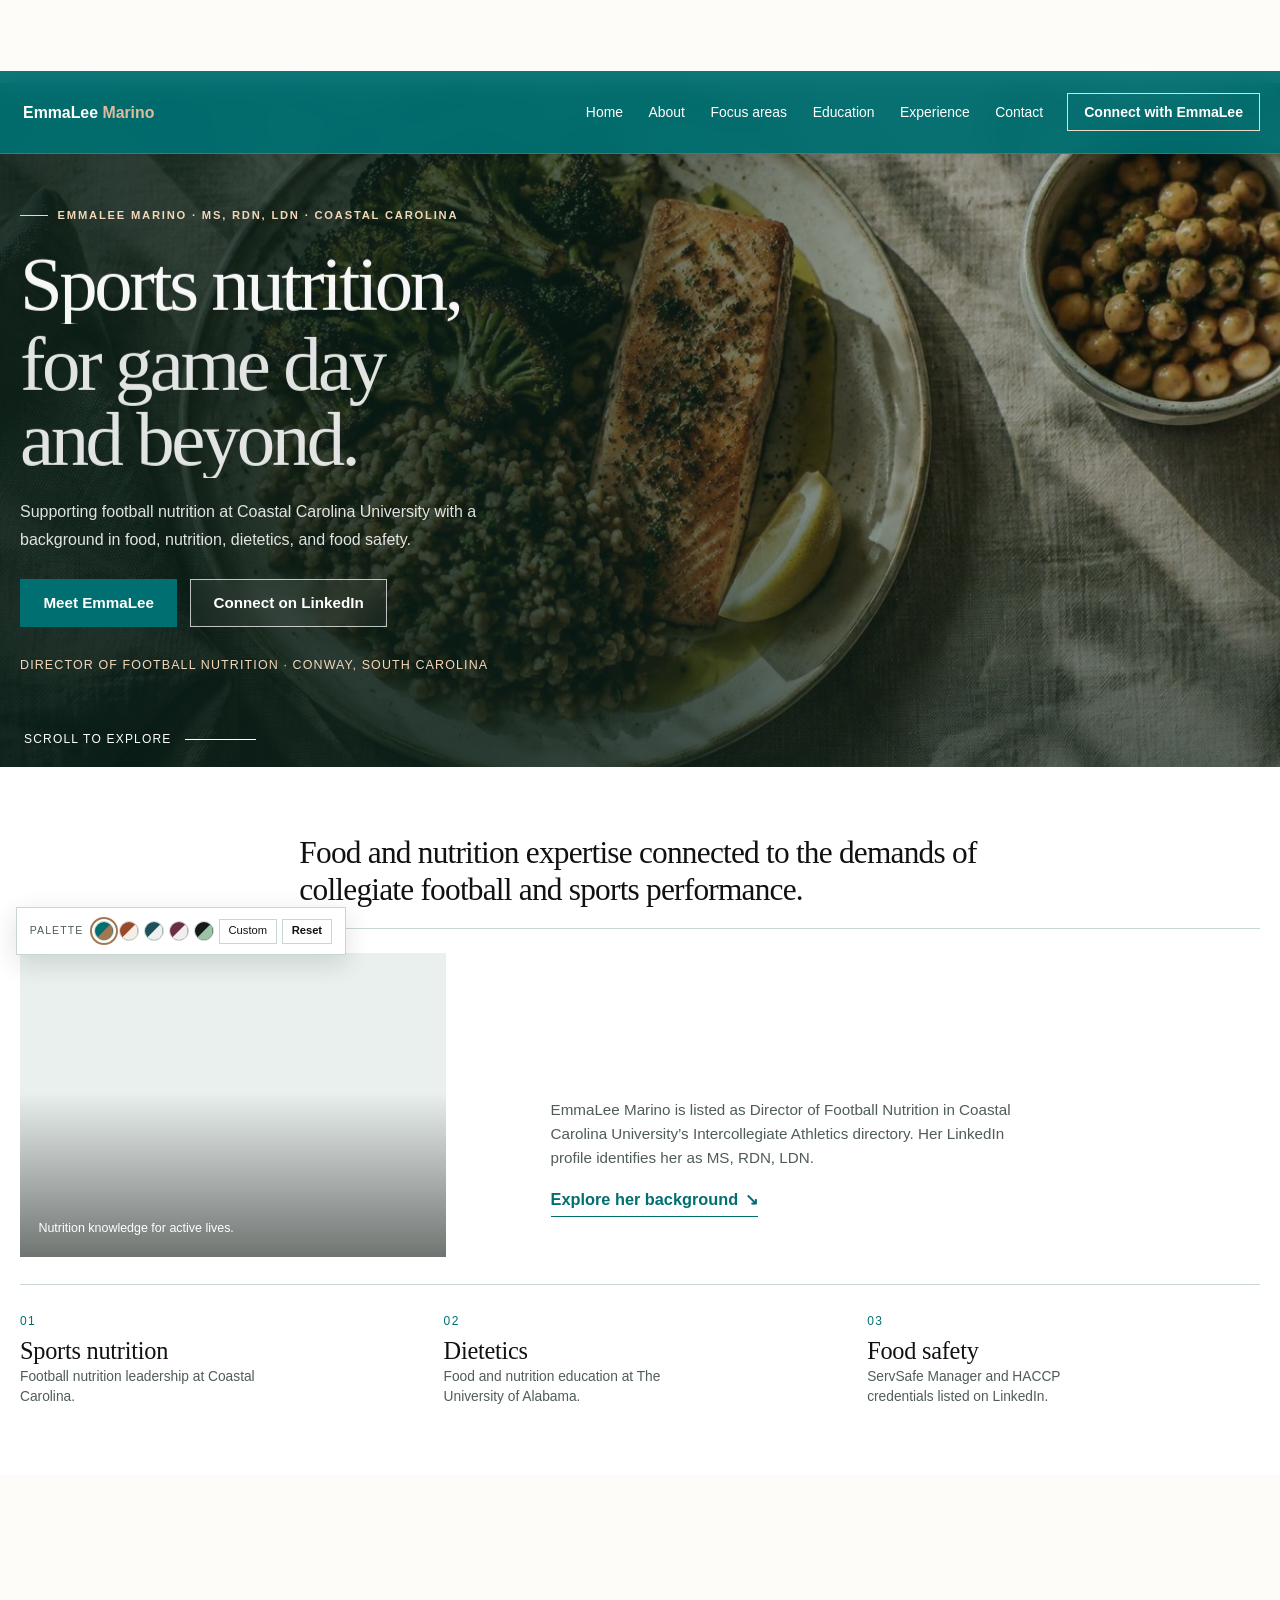
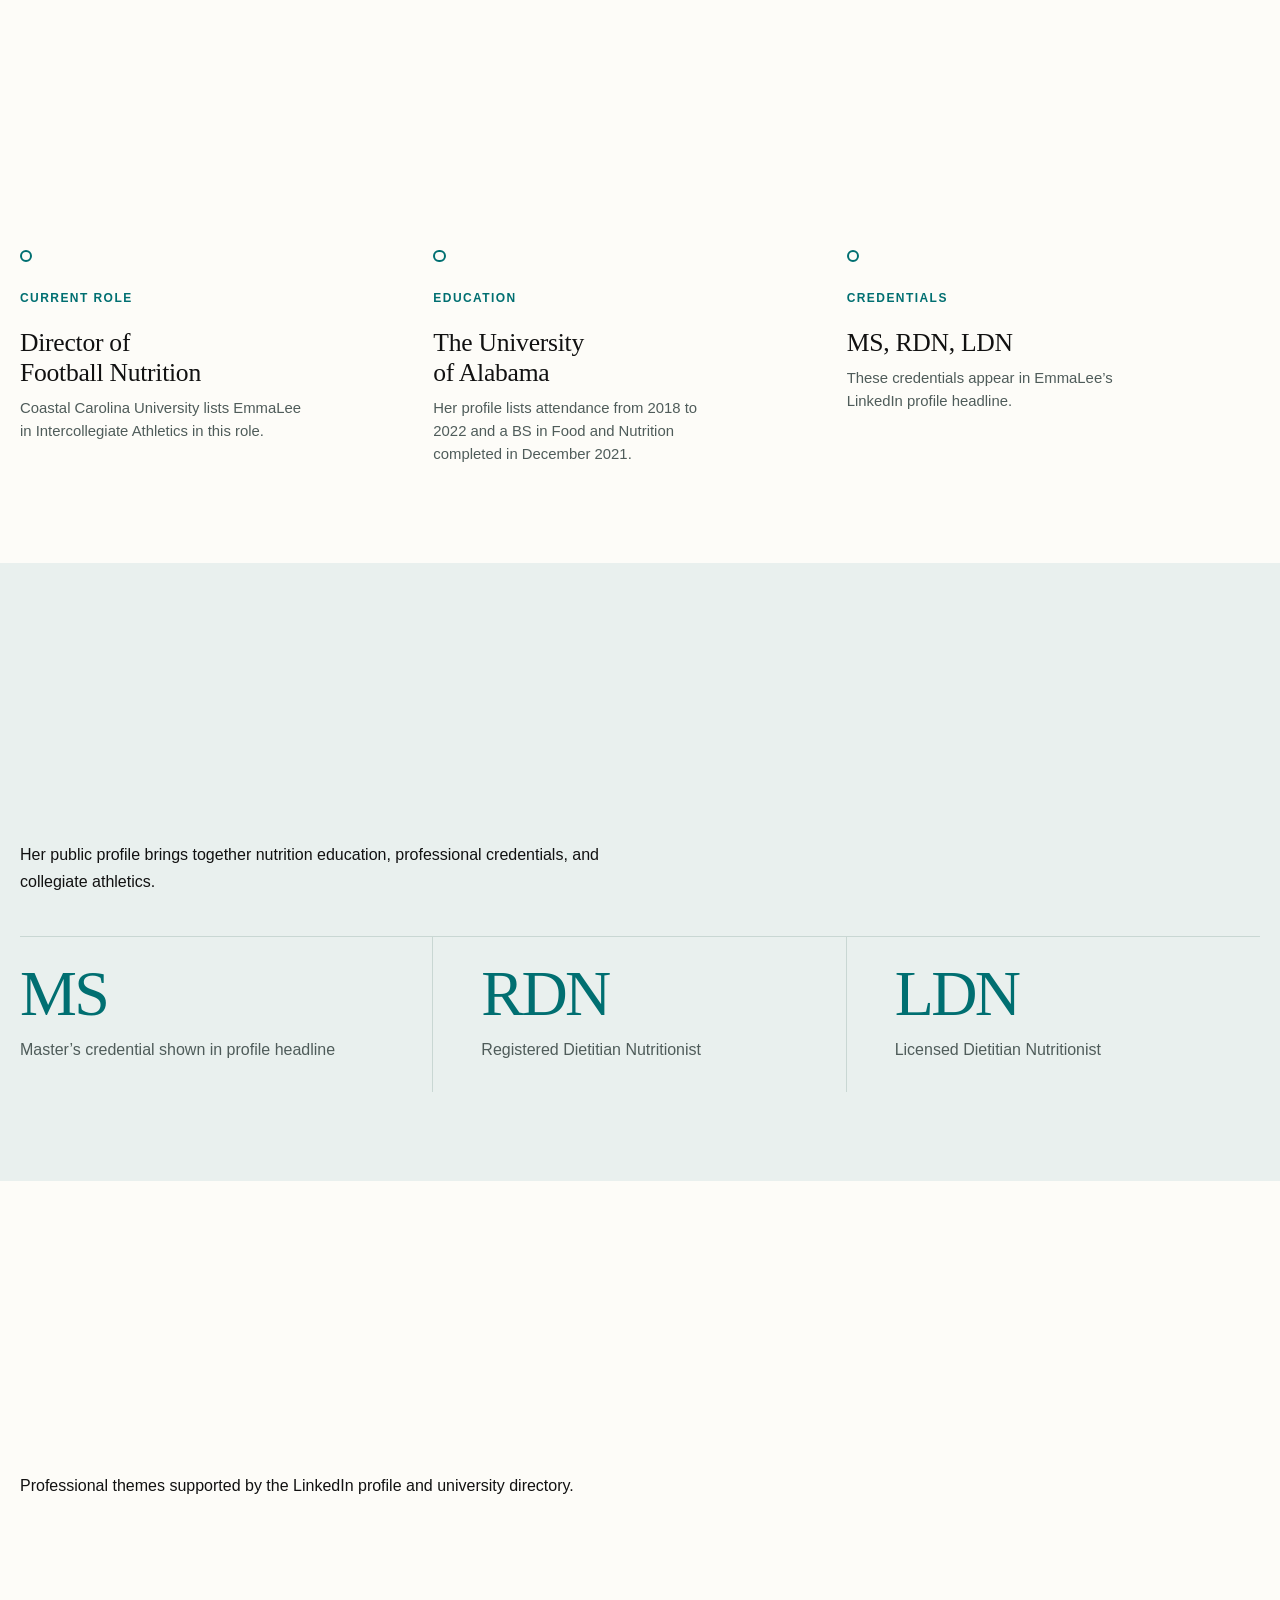
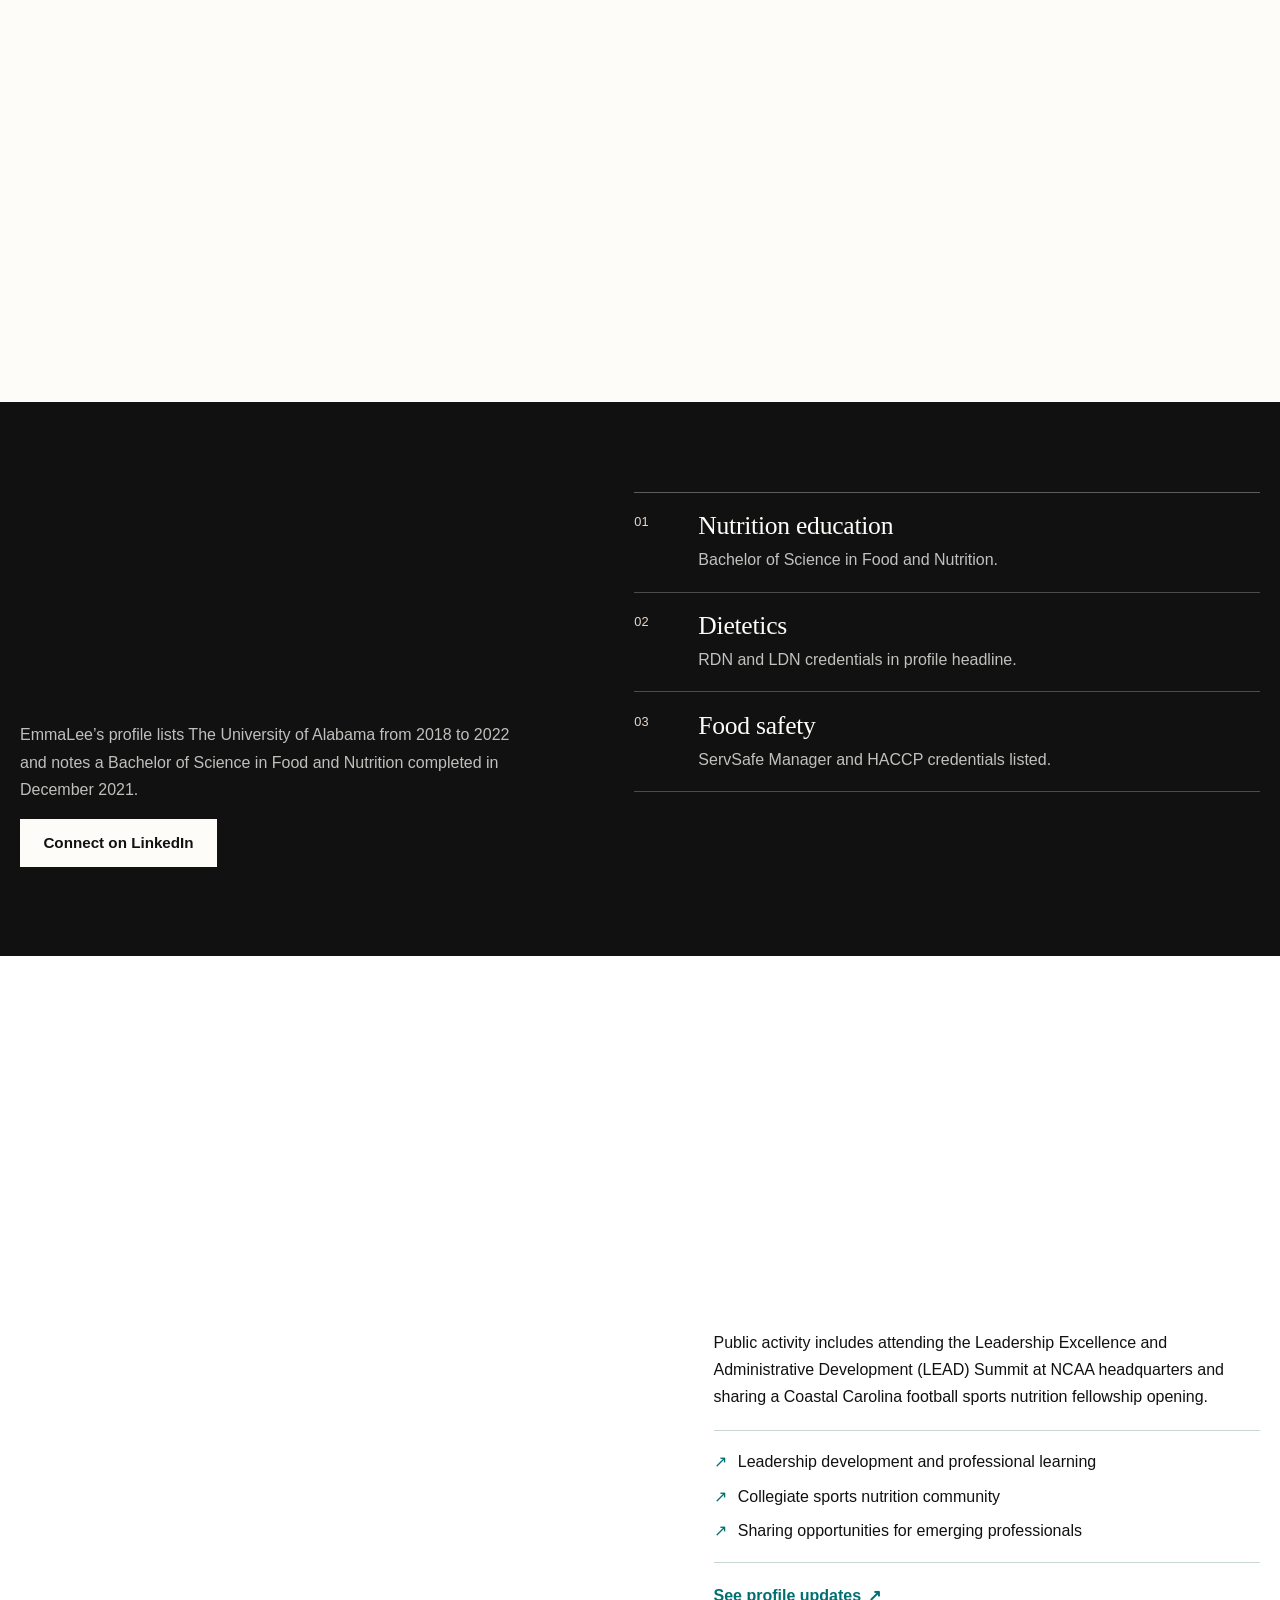
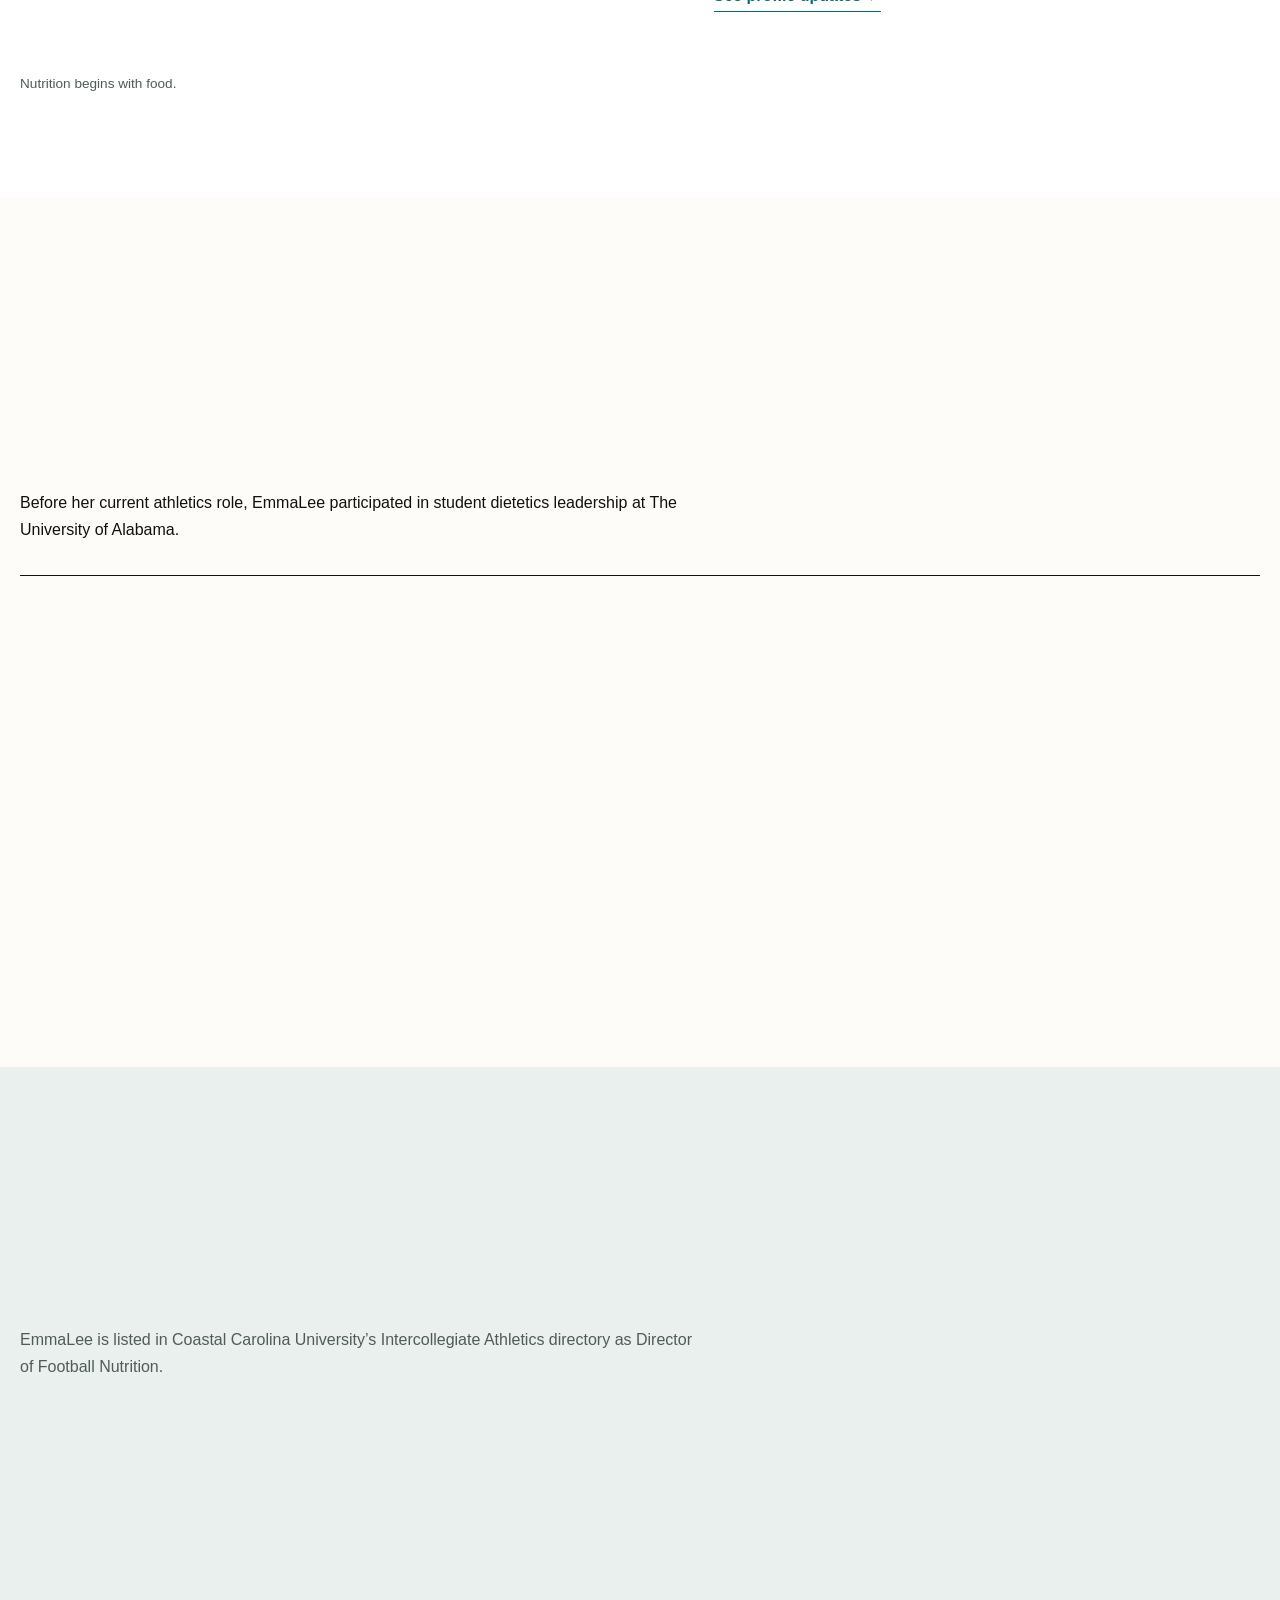
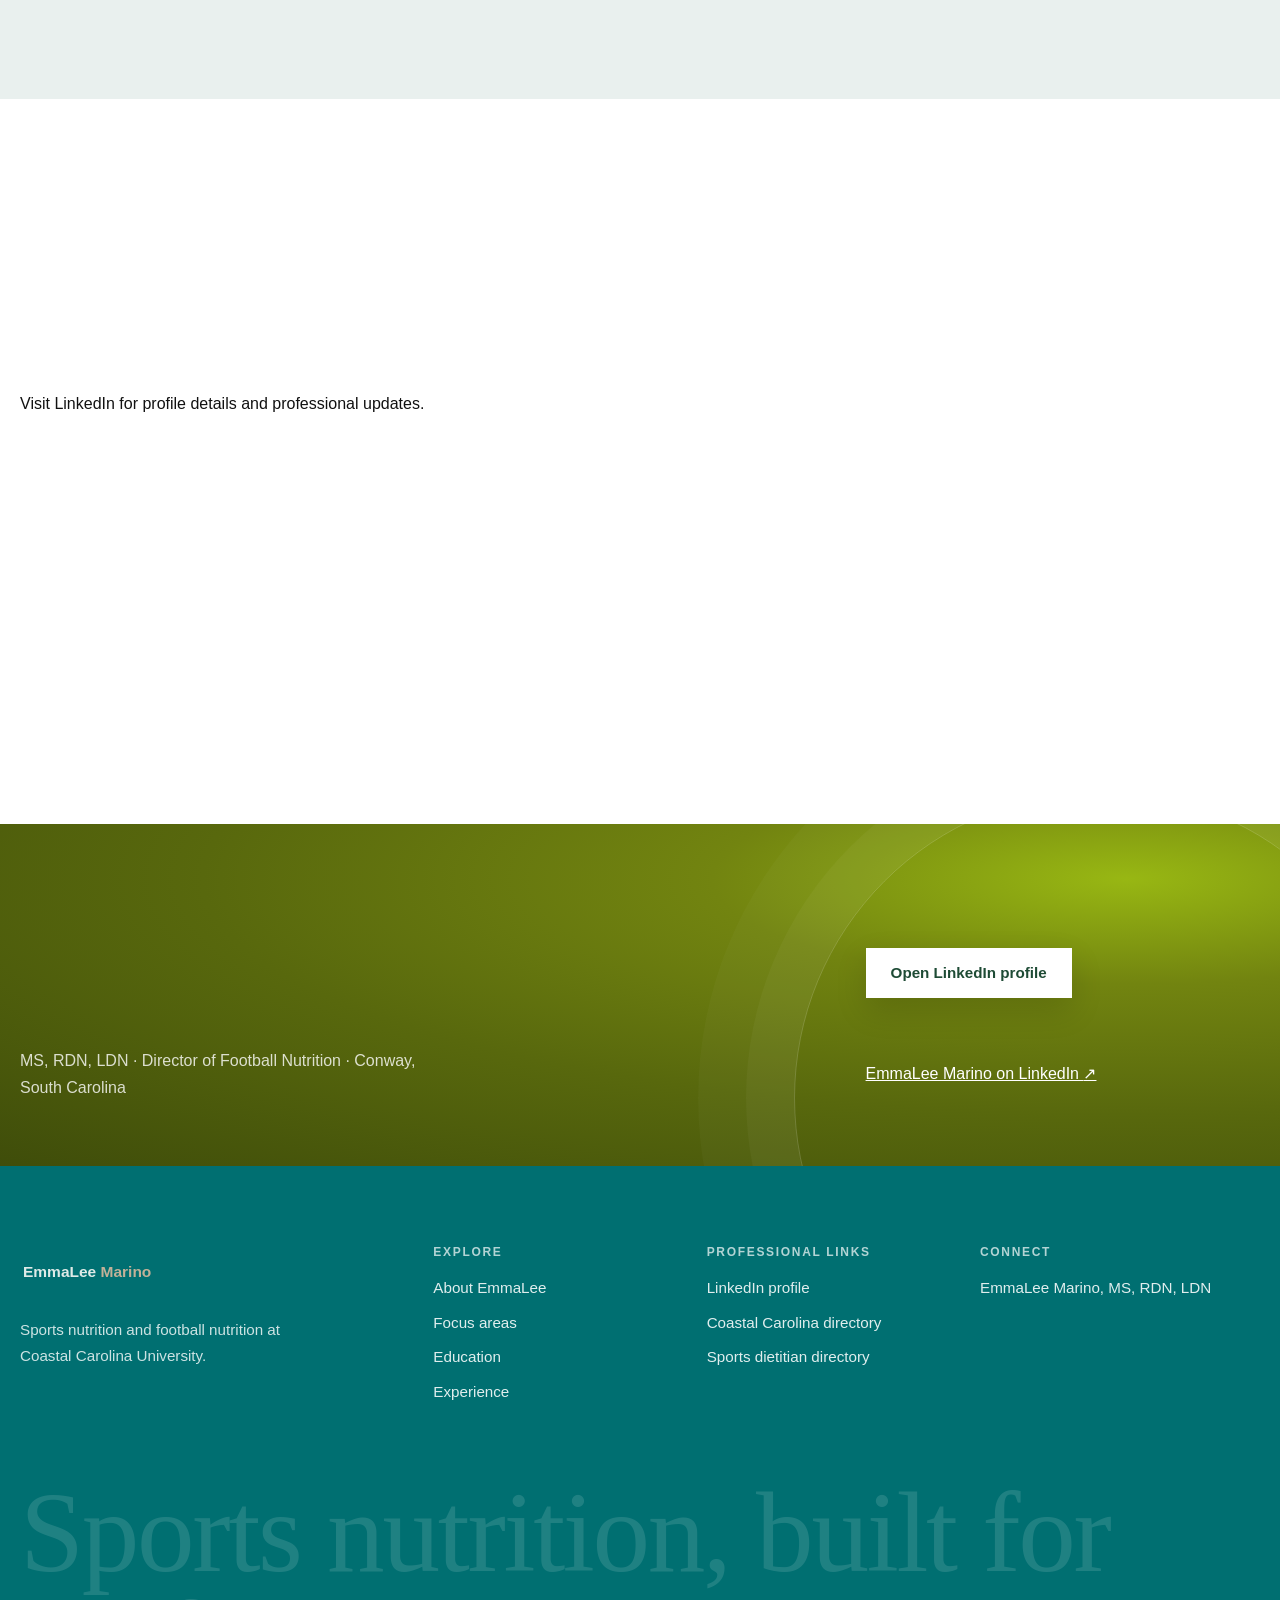
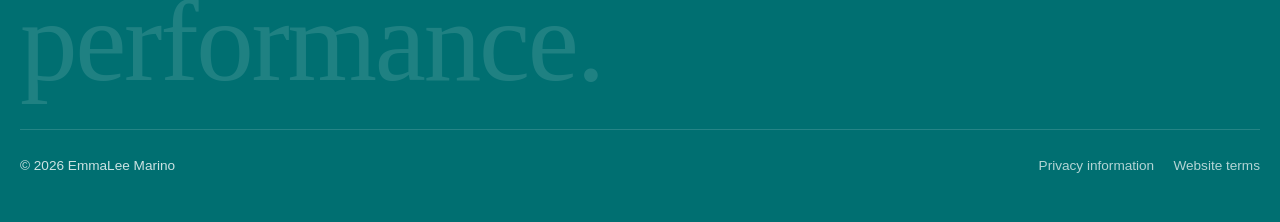
<file: contact.html>
<!DOCTYPE html><html lang="en"><head><meta charset="utf-8"><meta name="viewport" content="width=device-width, initial-scale=1"><meta http-equiv="refresh" content="0;url=index.html#contact"><title>Contact EmmaLee Marino</title></head><body><a href="index.html#contact">Continue to EmmaLee Marino</a></body></html>
</file>
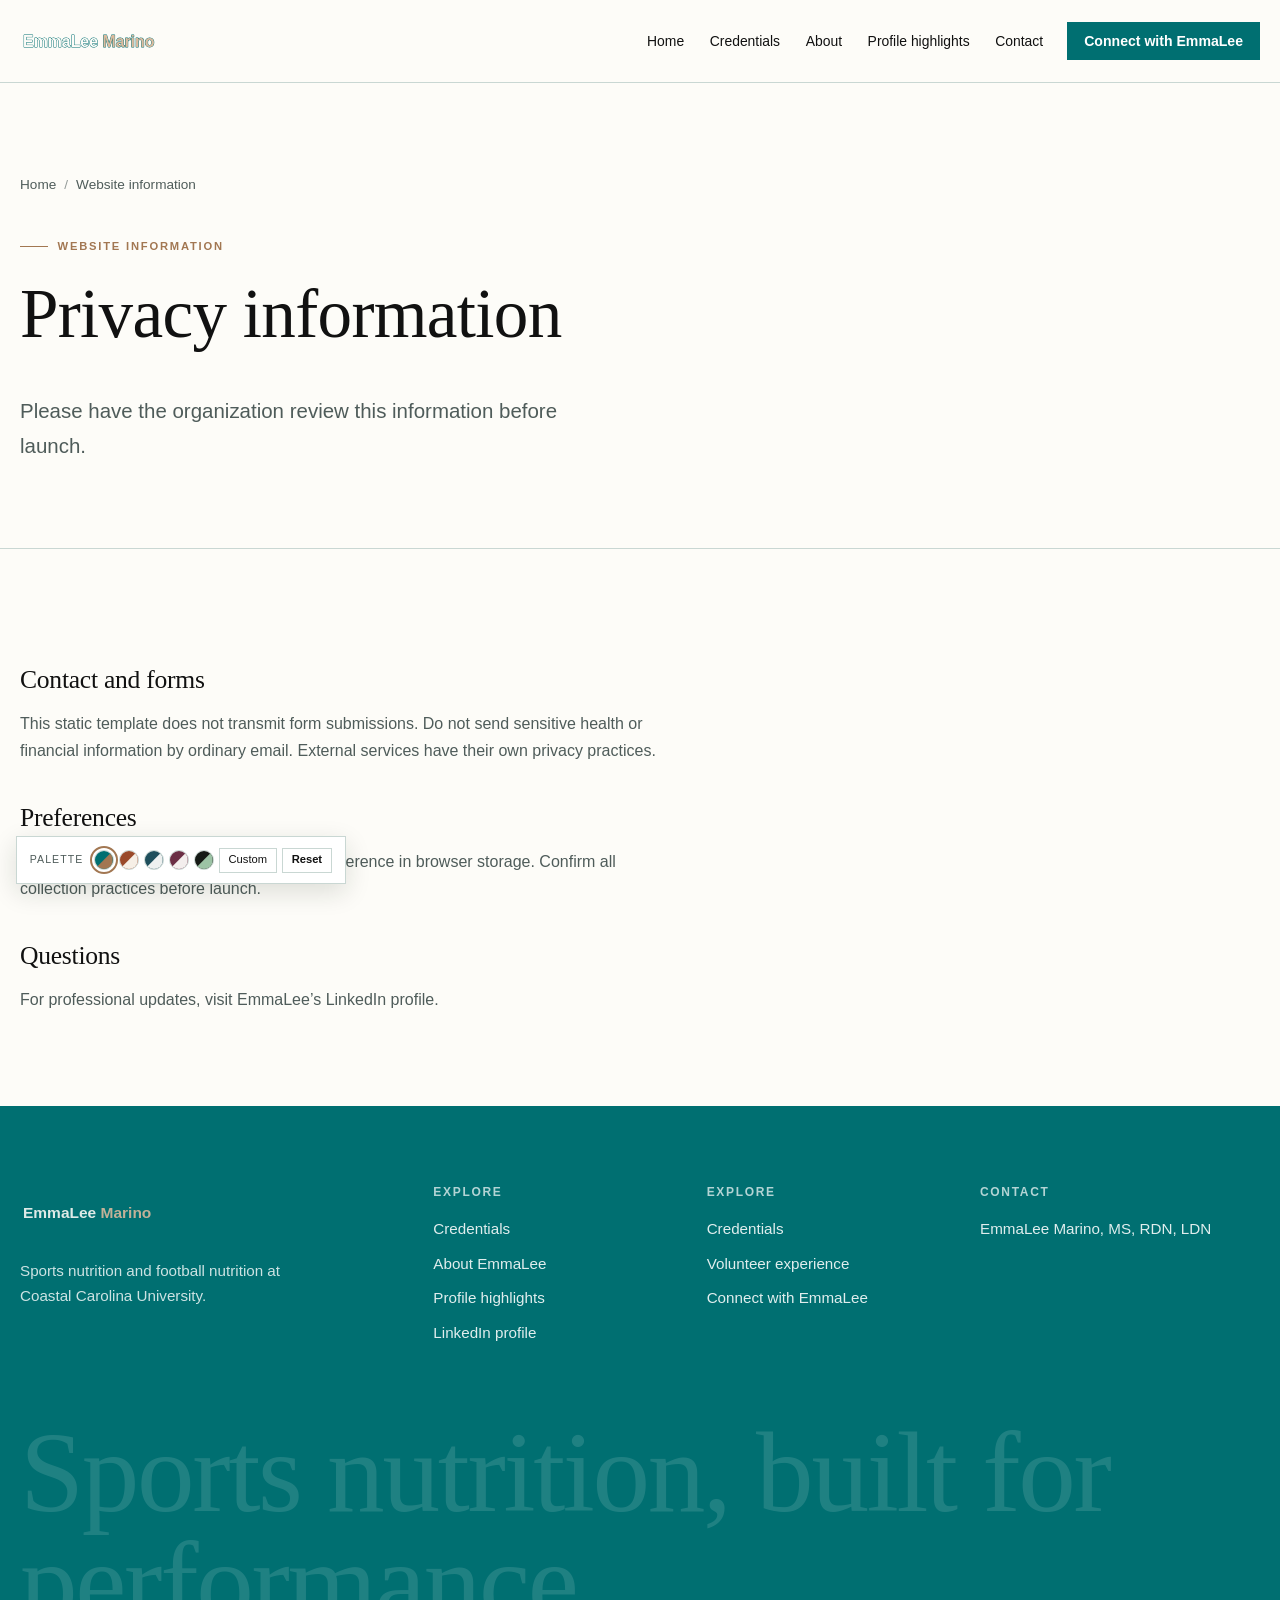
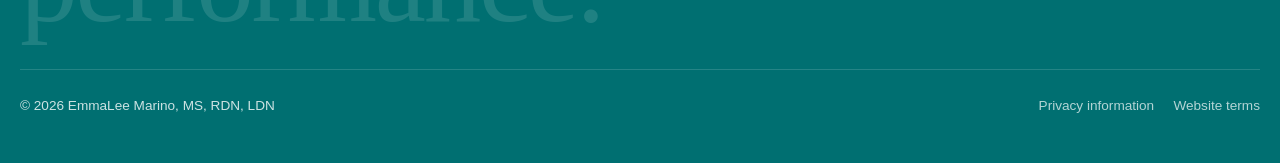
<file: privacy-policy.html>
<!DOCTYPE html><html lang="en" data-theme="sage"><head><meta charset="UTF-8"><meta name="viewport" content="width=device-width, initial-scale=1"><title>Privacy Information | EmmaLee Marino, MS, RDN, LDN</title><meta name="description" content="Privacy information for the EmmaLee Marino, MS, RDN, LDN website."><meta property="og:type" content="website"><meta property="og:site_name" content="EmmaLee Marino, MS, RDN, LDN"><meta property="og:title" content="Privacy Information | EmmaLee Marino, MS, RDN, LDN"><meta property="og:description" content="Privacy information for the EmmaLee Marino, MS, RDN, LDN website."><meta property="og:image" content="assets/hero.jpg"><meta name="theme-color" content="#006F71"><link rel="icon" href="favicon.svg" type="image/svg+xml"><script src="theme-init.js"></script><link rel="preconnect" href="https://fonts.googleapis.com"><link rel="preconnect" href="https://fonts.gstatic.com" crossorigin><link rel="stylesheet" href="https://fonts.googleapis.com/css2?family=Instrument+Sans:wght@400;500;600&family=Newsreader:ital,opsz,wght@0,6..72,400;1,6..72,400&display=swap"><link rel="stylesheet" href="styles.css"><script type="application/ld+json">{"@context":"https://schema.org","@type":"WebPage","name":"EmmaLee Marino, MS, RDN, LDN","url":"https://www.linkedin.com/in/emmalee-marino17/"}</script></head><body class=""><a href="#main" class="skip-link">Skip to main content</a><header class="site-header"><div class="wrap header-inner"><a href="index.html" class="brand" aria-label="EmmaLee Marino, MS, RDN, LDN, home"><img class="brand-logo" src="assets/organization-logo.svg" alt="EmmaLee Marino, MS, RDN, LDN"></a><nav class="main-nav" id="main-nav" aria-label="Primary"><ul class="nav-list"><li><a href="index.html">Home</a></li><li><a href="services.html">Credentials</a></li><li><a href="about.html">About</a></li><li><a href="resources.html">Profile highlights</a></li><li><a href="contact.html">Contact</a></li></ul><div class="mobile-only"><a href="https://www.linkedin.com/in/emmalee-marino17/" class="btn">Connect with EmmaLee</a></div></nav><div class="header-tools"><a href="https://www.linkedin.com/in/emmalee-marino17/" class="btn btn-sm header-cta">Connect with EmmaLee</a><button type="button" class="menu-toggle" aria-expanded="false" aria-controls="main-nav" aria-label="Open menu"><span></span></button></div></div></header><main id="main"><section class="page-hero"><div class="wrap"><nav class="crumbs"><ol><li><a href="index.html">Home</a></li><li>Website information</li></ol></nav><p class="kicker">Website information</p><h1 style="max-width:22ch">Privacy information</h1><p class="lead">Please have the organization review this information before launch.</p></div></section><section class="section-tight"><div class="wrap"><article class="legal"><h2>Contact and forms</h2><p>This static template does not transmit form submissions. Do not send sensitive health or financial information by ordinary email. External services have their own privacy practices.</p><h2>Preferences</h2><p>The theme control may store your display preference in browser storage. Confirm all collection practices before launch.</p><h2>Questions</h2><p>For professional updates, visit EmmaLee’s LinkedIn profile.</p></article></div></section></main><footer class="site-footer"><div class="wrap"><div class="footer-grid"><div><a href="index.html" class="brand" style="margin-bottom:1.2rem"><img class="brand-logo" src="assets/organization-logo.svg" alt="EmmaLee Marino, MS, RDN, LDN"></a><p style="max-width:34ch;opacity:.8">Sports nutrition and football nutrition at Coastal Carolina University.</p></div><div><h2>Explore</h2><ul><li><a href="services.html">Credentials</a></li><li><a href="about.html">About EmmaLee</a></li><li><a href="resources.html">Profile highlights</a></li><li><a href="https://www.linkedin.com/in/emmalee-marino17/">LinkedIn profile</a></li></ul></div><div><h2>Explore</h2><ul><li><a href="https://www.linkedin.com/in/emmalee-marino17/">Credentials</a></li><li><a href="https://www.linkedin.com/in/emmalee-marino17/">Volunteer experience</a></li><li><a href="https://www.linkedin.com/in/emmalee-marino17/">Connect with EmmaLee</a></li></ul></div><div><h2>Contact</h2><address style="font-style:normal"><a href="https://www.linkedin.com/in/emmalee-marino17/">EmmaLee Marino, MS, RDN, LDN</a></address></div></div><p class="footer-word" aria-hidden="true">Sports nutrition, built for performance.</p><div class="footer-bottom"><p>&copy; <span data-year>2026</span> EmmaLee Marino, MS, RDN, LDN</p><nav aria-label="Legal"><a href="privacy-policy.html">Privacy information</a><a href="terms.html">Website terms</a></nav></div></div></footer><div class="palette palette-dock" role="group" aria-label="Colour palette">
  <span class="palette-label">Palette</span>
  <div class="palette-swatches">
    <button type="button" class="swatch" data-set-theme="sage" aria-pressed="true" aria-label="Sage palette" title="Sage"></button>
    <button type="button" class="swatch" data-set-theme="clay" aria-pressed="false" aria-label="Clay palette" title="Clay"></button>
    <button type="button" class="swatch" data-set-theme="harbor" aria-pressed="false" aria-label="Harbor palette" title="Harbor"></button>
    <button type="button" class="swatch" data-set-theme="plum" aria-pressed="false" aria-label="Plum palette" title="Plum"></button>
    <button type="button" class="swatch" data-set-theme="night" aria-pressed="false" aria-label="Night palette" title="Night"></button>
    <button type="button" class="palette-custom-toggle" aria-expanded="false">Custom</button>
    <button type="button" class="palette-reset-default" data-reset-default-palette aria-label="Reset palette to default colors" title="Reset to default colors">Reset</button>
  </div>
  <div class="palette-custom-controls" hidden>
    <p class="palette-custom-title">Make your own palette</p>
    <label>Page background <input type="color" data-custom-color="bg" value="#FAFAF7"></label>
    <label>Text <input type="color" data-custom-color="ink" value="#000000"></label>
    <label>Accent <input type="color" data-custom-color="accent" value="#97798E"></label>
    <div class="palette-custom-actions"><button type="button" class="palette-apply" data-apply-custom-palette>Apply colors</button><button type="button" class="palette-reset" data-reset-custom-palette>Reset</button></div>
    <p class="palette-custom-help">For clear contrast, pair a light page with dark text or a dark page with light text.</p>
    <p class="palette-custom-status" role="status" aria-live="polite"></p>
  </div>
</div><script src="script.js" defer></script></body></html>
</file>
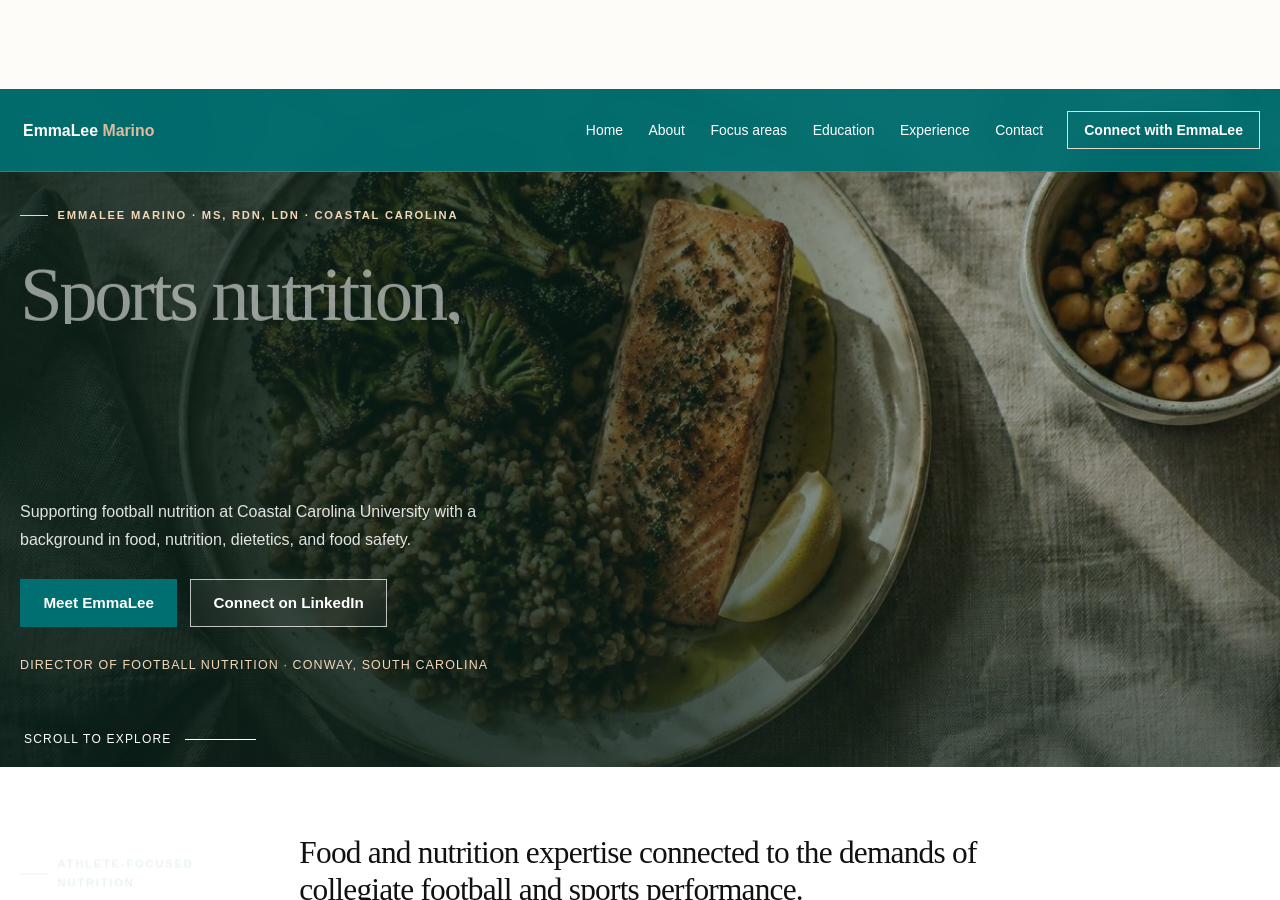
<file: resources.html>
<!DOCTYPE html><html lang="en"><head><meta charset="utf-8"><meta name="viewport" content="width=device-width, initial-scale=1"><meta http-equiv="refresh" content="0;url=index.html#resources"><title>Professional Experience | EmmaLee Marino</title></head><body><a href="index.html#resources">Continue to EmmaLee Marino</a></body></html>
</file>
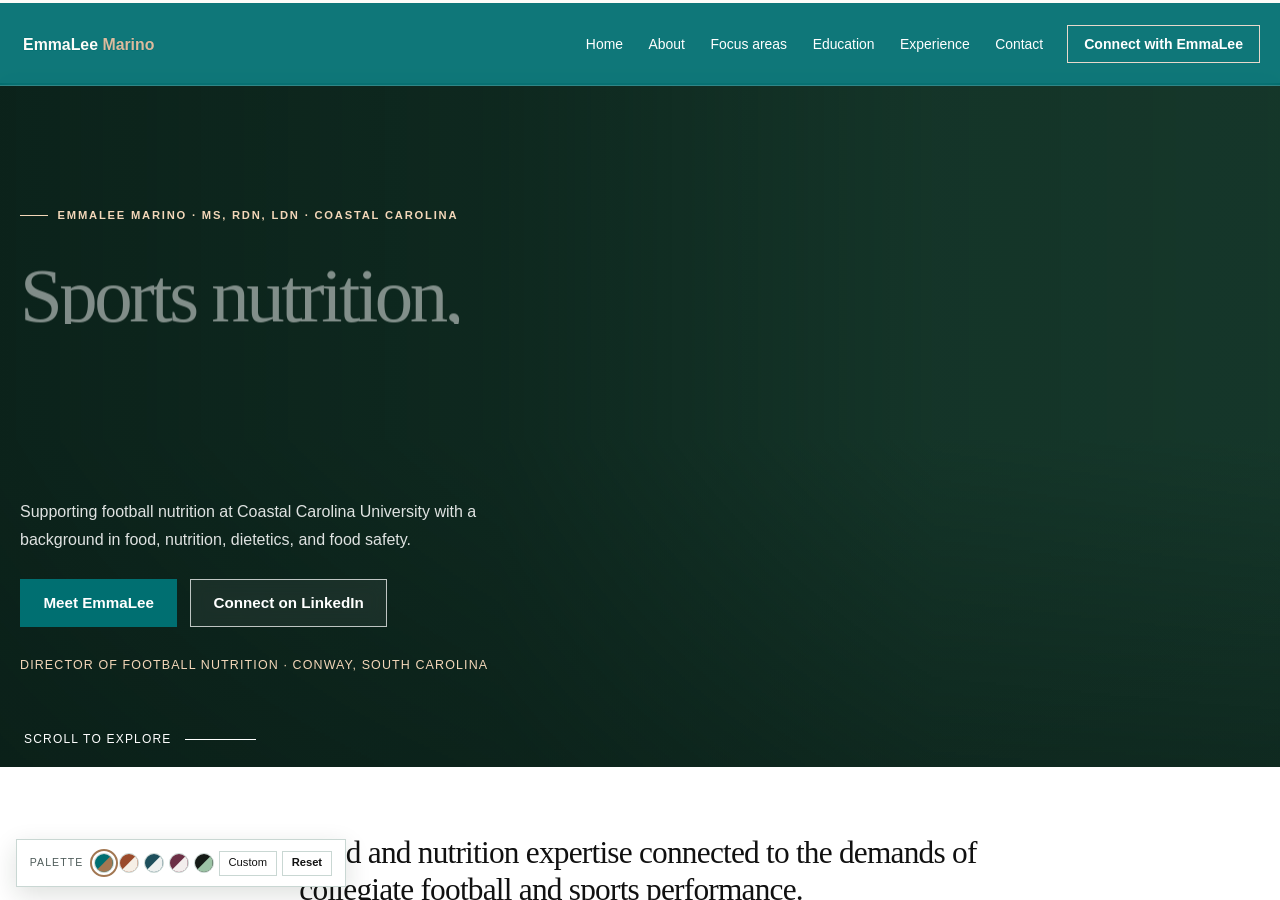
<file: services.html>
<!DOCTYPE html><html lang="en"><head><meta charset="utf-8"><meta name="viewport" content="width=device-width, initial-scale=1"><meta http-equiv="refresh" content="0;url=index.html#programs"><title>Sports Nutrition | EmmaLee Marino</title></head><body><a href="index.html#programs">Continue to EmmaLee Marino</a></body></html>
</file>
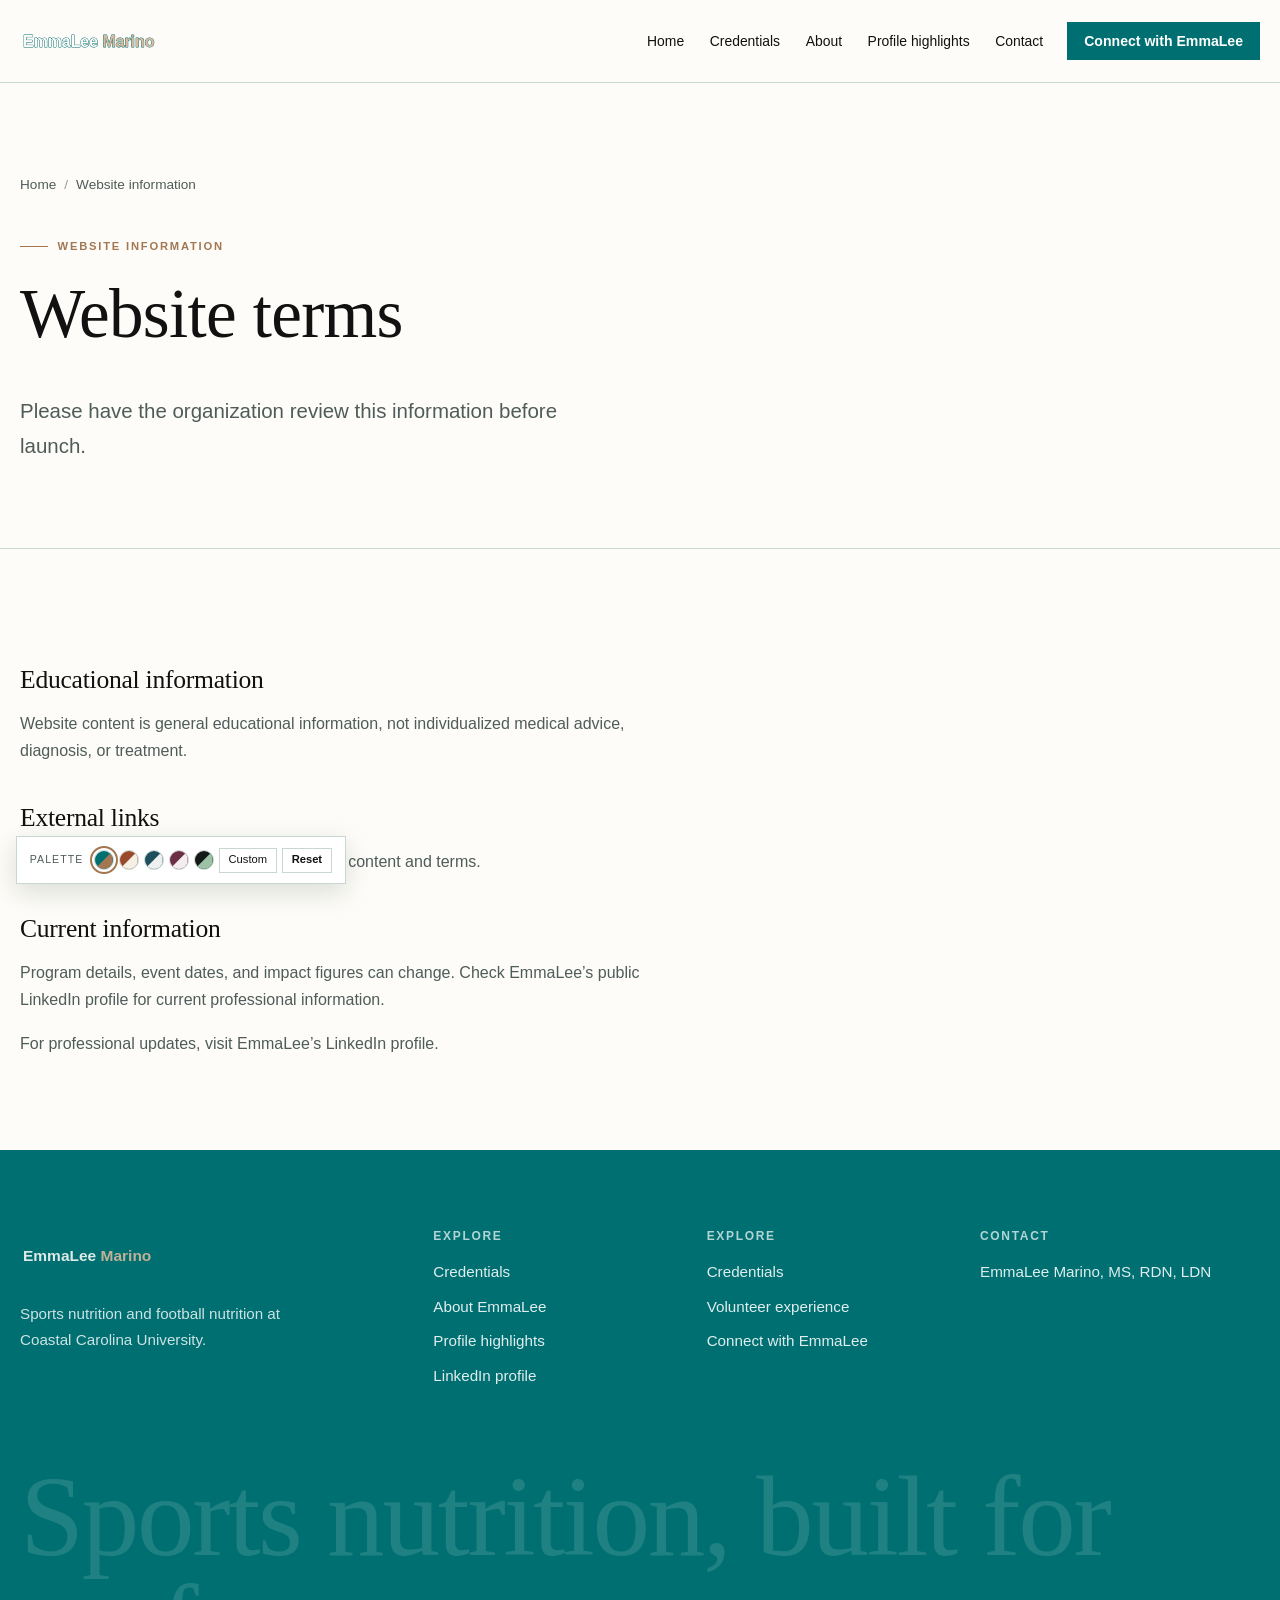
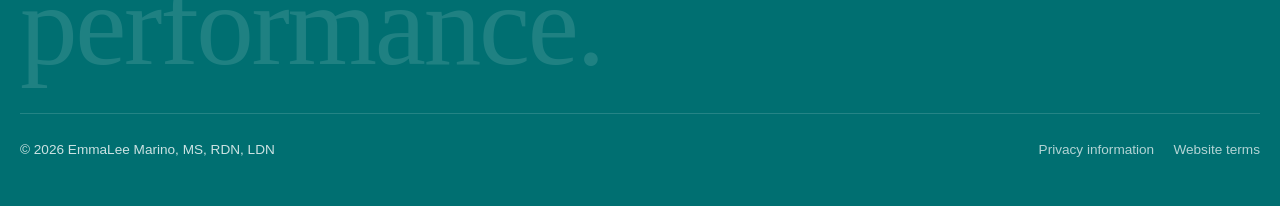
<file: terms.html>
<!DOCTYPE html><html lang="en" data-theme="sage"><head><meta charset="UTF-8"><meta name="viewport" content="width=device-width, initial-scale=1"><title>Website Terms | EmmaLee Marino, MS, RDN, LDN</title><meta name="description" content="General terms and educational content information for the EmmaLee Marino, MS, RDN, LDN website."><meta property="og:type" content="website"><meta property="og:site_name" content="EmmaLee Marino, MS, RDN, LDN"><meta property="og:title" content="Website Terms | EmmaLee Marino, MS, RDN, LDN"><meta property="og:description" content="General terms and educational content information for the EmmaLee Marino, MS, RDN, LDN website."><meta property="og:image" content="assets/hero.jpg"><meta name="theme-color" content="#006F71"><link rel="icon" href="favicon.svg" type="image/svg+xml"><script src="theme-init.js"></script><link rel="preconnect" href="https://fonts.googleapis.com"><link rel="preconnect" href="https://fonts.gstatic.com" crossorigin><link rel="stylesheet" href="https://fonts.googleapis.com/css2?family=Instrument+Sans:wght@400;500;600&family=Newsreader:ital,opsz,wght@0,6..72,400;1,6..72,400&display=swap"><link rel="stylesheet" href="styles.css"><script type="application/ld+json">{"@context":"https://schema.org","@type":"WebPage","name":"EmmaLee Marino, MS, RDN, LDN","url":"https://www.linkedin.com/in/emmalee-marino17/"}</script></head><body class=""><a href="#main" class="skip-link">Skip to main content</a><header class="site-header"><div class="wrap header-inner"><a href="index.html" class="brand" aria-label="EmmaLee Marino, MS, RDN, LDN, home"><img class="brand-logo" src="assets/organization-logo.svg" alt="EmmaLee Marino, MS, RDN, LDN"></a><nav class="main-nav" id="main-nav" aria-label="Primary"><ul class="nav-list"><li><a href="index.html">Home</a></li><li><a href="services.html">Credentials</a></li><li><a href="about.html">About</a></li><li><a href="resources.html">Profile highlights</a></li><li><a href="contact.html">Contact</a></li></ul><div class="mobile-only"><a href="https://www.linkedin.com/in/emmalee-marino17/" class="btn">Connect with EmmaLee</a></div></nav><div class="header-tools"><a href="https://www.linkedin.com/in/emmalee-marino17/" class="btn btn-sm header-cta">Connect with EmmaLee</a><button type="button" class="menu-toggle" aria-expanded="false" aria-controls="main-nav" aria-label="Open menu"><span></span></button></div></div></header><main id="main"><section class="page-hero"><div class="wrap"><nav class="crumbs"><ol><li><a href="index.html">Home</a></li><li>Website information</li></ol></nav><p class="kicker">Website information</p><h1 style="max-width:22ch">Website terms</h1><p class="lead">Please have the organization review this information before launch.</p></div></section><section class="section-tight"><div class="wrap"><article class="legal"><h2>Educational information</h2><p>Website content is general educational information, not individualized medical advice, diagnosis, or treatment.</p><h2>External links</h2><p>Linked services and pages maintain their own content and terms.</p><h2>Current information</h2><p>Program details, event dates, and impact figures can change. Check EmmaLee’s public LinkedIn profile for current professional information.</p><p>For professional updates, visit EmmaLee’s LinkedIn profile.</p></article></div></section></main><footer class="site-footer"><div class="wrap"><div class="footer-grid"><div><a href="index.html" class="brand" style="margin-bottom:1.2rem"><img class="brand-logo" src="assets/organization-logo.svg" alt="EmmaLee Marino, MS, RDN, LDN"></a><p style="max-width:34ch;opacity:.8">Sports nutrition and football nutrition at Coastal Carolina University.</p></div><div><h2>Explore</h2><ul><li><a href="services.html">Credentials</a></li><li><a href="about.html">About EmmaLee</a></li><li><a href="resources.html">Profile highlights</a></li><li><a href="https://www.linkedin.com/in/emmalee-marino17/">LinkedIn profile</a></li></ul></div><div><h2>Explore</h2><ul><li><a href="https://www.linkedin.com/in/emmalee-marino17/">Credentials</a></li><li><a href="https://www.linkedin.com/in/emmalee-marino17/">Volunteer experience</a></li><li><a href="https://www.linkedin.com/in/emmalee-marino17/">Connect with EmmaLee</a></li></ul></div><div><h2>Contact</h2><address style="font-style:normal"><a href="https://www.linkedin.com/in/emmalee-marino17/">EmmaLee Marino, MS, RDN, LDN</a></address></div></div><p class="footer-word" aria-hidden="true">Sports nutrition, built for performance.</p><div class="footer-bottom"><p>&copy; <span data-year>2026</span> EmmaLee Marino, MS, RDN, LDN</p><nav aria-label="Legal"><a href="privacy-policy.html">Privacy information</a><a href="terms.html">Website terms</a></nav></div></div></footer><div class="palette palette-dock" role="group" aria-label="Colour palette">
  <span class="palette-label">Palette</span>
  <div class="palette-swatches">
    <button type="button" class="swatch" data-set-theme="sage" aria-pressed="true" aria-label="Sage palette" title="Sage"></button>
    <button type="button" class="swatch" data-set-theme="clay" aria-pressed="false" aria-label="Clay palette" title="Clay"></button>
    <button type="button" class="swatch" data-set-theme="harbor" aria-pressed="false" aria-label="Harbor palette" title="Harbor"></button>
    <button type="button" class="swatch" data-set-theme="plum" aria-pressed="false" aria-label="Plum palette" title="Plum"></button>
    <button type="button" class="swatch" data-set-theme="night" aria-pressed="false" aria-label="Night palette" title="Night"></button>
    <button type="button" class="palette-custom-toggle" aria-expanded="false">Custom</button>
    <button type="button" class="palette-reset-default" data-reset-default-palette aria-label="Reset palette to default colors" title="Reset to default colors">Reset</button>
  </div>
  <div class="palette-custom-controls" hidden>
    <p class="palette-custom-title">Make your own palette</p>
    <label>Page background <input type="color" data-custom-color="bg" value="#FAFAF7"></label>
    <label>Text <input type="color" data-custom-color="ink" value="#000000"></label>
    <label>Accent <input type="color" data-custom-color="accent" value="#97798E"></label>
    <div class="palette-custom-actions"><button type="button" class="palette-apply" data-apply-custom-palette>Apply colors</button><button type="button" class="palette-reset" data-reset-custom-palette>Reset</button></div>
    <p class="palette-custom-help">For clear contrast, pair a light page with dark text or a dark page with light text.</p>
    <p class="palette-custom-status" role="status" aria-live="polite"></p>
  </div>
</div><script src="script.js" defer></script></body></html>
</file>
<file: styles.css>
/* EmmaLee Marino — sports nutrition site styles */

/* ---------- Palettes (built-in, switchable) ---------- */
:root,
[data-theme="sage"] {
  --bg: #FDFCF8;
  --surface: #FFFFFF;
  --surface-2: #E9F0EE;
  --ink: #111111;
  --ink-soft: #4f5c5a;
  --line: #c9d7d3;
  --brand: #006F71;
  --brand-ink: #ffffff;
  --accent: #A27752;
  --accent-soft: #E7D9CC;
  --band: #006F71;
  --band-ink: #ffffff;
}
[data-theme="clay"] {
  --bg: #f6efe6;
  --surface: #fdf9f3;
  --surface-2: #ece1d2;
  --ink: #2b211b;
  --ink-soft: #5b4c41;
  --line: #dccdbb;
  --brand: #9a4a2b;
  --brand-ink: #fdf9f3;
  --accent: #4f6b3d;
  --accent-soft: #dfe5cf;
  --band: #3b2a21;
  --band-ink: #f0e5d6;
}
[data-theme="harbor"] {
  --bg: #eef1f0;
  --surface: #f9fbfa;
  --surface-2: #dde4e2;
  --ink: #15242a;
  --ink-soft: #435459;
  --line: #c6d0cf;
  --brand: #1e4f5c;
  --brand-ink: #f2f6f5;
  --accent: #b0773a;
  --accent-soft: #efe0cc;
  --band: #14323a;
  --band-ink: #dde8e6;
}
[data-theme="plum"] {
  --bg: #f3eeed;
  --surface: #fbf8f7;
  --surface-2: #e7dedc;
  --ink: #2a1d22;
  --ink-soft: #5a4950;
  --line: #d6c9c8;
  --brand: #6b2f45;
  --brand-ink: #fbf8f7;
  --accent: #5d6b3a;
  --accent-soft: #e2e4cf;
  --band: #351c26;
  --band-ink: #eee2e1;
}
[data-theme="night"] {
  --bg: #151a16;
  --surface: #1c231e;
  --surface-2: #252e27;
  --ink: #ece8de;
  --ink-soft: #b2b4a8;
  --line: #36413a;
  --brand: #9cc3a5;
  --brand-ink: #13201a;
  --accent: #e0a06f;
  --accent-soft: #3a2c22;
  --band: #0e120f;
  --band-ink: #dcd8cc;
}

:root {
  --font-display: "Newsreader", Georgia, "Times New Roman", serif;
  --font-body: "Instrument Sans", system-ui, -apple-system, "Segoe UI", Roboto, sans-serif;
  --radius: 3px;
  --wrap: 1200px;
  --ease: cubic-bezier(.2, .7, .2, 1);
  color-scheme: light;
}
[data-theme="night"] { color-scheme: dark; }

/* ---------- Base ---------- */
*, *::before, *::after { box-sizing: border-box; }
html { -webkit-text-size-adjust: 100%; scroll-behavior: smooth; overflow-x: clip; }
body {
  margin: 0;
  background: var(--bg);
  color: var(--ink);
  font-family: var(--font-body);
  font-size: 1.0625rem;
  line-height: 1.65;
  overflow-x: hidden;
  transition: background-color .35s ease, color .35s ease;
}
img { max-width: 100%; height: auto; display: block; }
a { color: inherit; }
h1, h2, h3, h4 {
  font-family: var(--font-display);
  font-weight: 400;
  line-height: 1.12;
  margin: 0 0 .6em;
  letter-spacing: -0.01em;
  text-wrap: balance;
}
h1 { font-size: clamp(2.4rem, 5.4vw, 4.4rem); }
h2 { font-size: clamp(1.9rem, 3.6vw, 2.9rem); }
h3 { font-size: clamp(1.3rem, 2vw, 1.6rem); }
h4 { font-size: 1.15rem; font-family: var(--font-body); font-weight: 600; letter-spacing: 0; }
p { margin: 0 0 1em; }
em { font-style: italic; }
:focus-visible { outline: 2px solid var(--accent); outline-offset: 3px; }

.wrap { width: min(100% - 2.5rem, var(--wrap)); margin-inline: auto; }
.skip-link {
  position: absolute; left: 1rem; top: -100px; z-index: 100;
  background: var(--ink); color: var(--bg); padding: .6rem 1rem; text-decoration: none;
}
.skip-link:focus { top: 1rem; }
.sr-only { position: absolute; width: 1px; height: 1px; overflow: hidden; clip: rect(0 0 0 0); white-space: nowrap; }

.kicker {
  display: inline-flex; align-items: center; gap: .6rem;
  font-size: .78rem; font-weight: 600; letter-spacing: .14em; text-transform: uppercase;
  color: var(--accent); margin-bottom: 1.2rem;
}
.kicker::before { content: ""; width: 28px; height: 1px; background: currentColor; }
.lead { font-size: clamp(1.1rem, 1.6vw, 1.3rem); color: var(--ink-soft); max-width: 40ch; }
.muted { color: var(--ink-soft); }
.note { font-size: .85rem; color: var(--ink-soft); }

/* ---------- Buttons & links ---------- */
.btn {
  --b: var(--brand);
  display: inline-flex; align-items: center; gap: .65rem;
  padding: .95rem 1.4rem;
  font: 600 .95rem/1 var(--font-body);
  text-decoration: none; cursor: pointer;
  border: 1px solid var(--b); border-radius: var(--radius);
  background: var(--b); color: var(--brand-ink);
  position: relative; overflow: hidden; isolation: isolate;
  transition: color .3s var(--ease), border-color .3s var(--ease);
}
.btn::before {
  content: ""; position: absolute; inset: 0; z-index: -1;
  background: var(--ink); transform: scaleX(0); transform-origin: right;
  transition: transform .45s var(--ease);
}
.btn:hover::before { transform: scaleX(1); transform-origin: left; }
.btn:hover { border-color: var(--ink); color: var(--bg); }
.btn svg { width: 18px; height: 18px; transition: transform .3s var(--ease); }
.btn:hover svg { transform: translateX(4px); }
.btn-ghost { background: transparent; color: var(--ink); border-color: var(--line); }
.btn-ghost::before { background: var(--surface-2); }
.btn-ghost:hover { color: var(--ink); border-color: var(--ink); }
.btn-sm { padding: .7rem 1rem; font-size: .88rem; }

.link {
  font-weight: 600; text-decoration: none; color: var(--brand);
  display: inline-flex; align-items: center; gap: .4rem;
  background: linear-gradient(currentColor, currentColor) 0 100% / 0 1px no-repeat;
  transition: background-size .35s var(--ease);
  padding-bottom: 2px;
}
.link:hover { background-size: 100% 1px; }
.link svg { width: 16px; height: 16px; transition: transform .3s var(--ease); }
.link:hover svg { transform: translateX(3px); }

/* ---------- Header ---------- */
.site-header {
  position: sticky; top: 0; z-index: 50;
  background: color-mix(in srgb, var(--bg) 92%, transparent);
  backdrop-filter: saturate(1.2) blur(8px);
  border-bottom: 1px solid transparent;
  transition: border-color .3s ease, background-color .35s ease;
}
.site-header.scrolled { border-bottom-color: var(--line); }
.header-inner { display: flex; align-items: center; gap: 1.5rem; min-height: 76px; }
.brand { display: flex; align-items: center; gap: .7rem; text-decoration: none; margin-right: auto; }
.brand-logo { display:block; width:180px; height:54px; max-width:100%; object-fit:contain; flex:none; }
.brand-mark { width: 34px; height: 34px; color: var(--brand); flex: none; }
.brand-name { font-family: var(--font-display); font-size: 1.3rem; line-height: 1; display: block; }
.brand-sub { font-size: .7rem; letter-spacing: .12em; text-transform: uppercase; color: var(--ink-soft); }
.nav-list { list-style: none; display: flex; gap: 1.8rem; margin: 0; padding: 0; }
.nav-list a {
  text-decoration: none; font-size: .95rem; font-weight: 500; position: relative; padding: .4rem 0;
}
.nav-list a::after {
  content: ""; position: absolute; left: 0; right: 0; bottom: 0; height: 1px; background: var(--accent);
  transform: scaleX(0); transform-origin: left; transition: transform .35s var(--ease);
}
.nav-list a:hover::after, .nav-list a[aria-current="page"]::after { transform: scaleX(1); }
.nav-list a[aria-current="page"] { color: var(--brand); }
.header-cta { flex: none; }
.menu-toggle {
  display: none; background: none; border: 1px solid var(--line); border-radius: var(--radius);
  width: 44px; height: 44px; color: var(--ink); cursor: pointer; align-items: center; justify-content: center;
}
.menu-toggle span { display: block; width: 18px; height: 1.5px; background: currentColor; position: relative; transition: background .2s; }
.menu-toggle span::before, .menu-toggle span::after {
  content: ""; position: absolute; left: 0; width: 18px; height: 1.5px; background: currentColor; transition: transform .3s var(--ease);
}
.menu-toggle span::before { top: -6px; }
.menu-toggle span::after { top: 6px; }
.menu-toggle[aria-expanded="true"] span { background: transparent; }
.menu-toggle[aria-expanded="true"] span::before { transform: translateY(6px) rotate(45deg); }
.menu-toggle[aria-expanded="true"] span::after { transform: translateY(-6px) rotate(-45deg); }

/* Palette switcher */
.palette { display: flex; align-items: center; gap: .5rem; }
.palette-label { font-size: .72rem; letter-spacing: .12em; text-transform: uppercase; color: var(--ink-soft); }
.palette-swatches { display: flex; gap: 4px; }
.swatch {
  width: 22px; height: 22px; border-radius: 2px; cursor: pointer; padding: 0;
  border: 1px solid var(--line); position: relative; overflow: hidden;
  transition: transform .25s var(--ease);
}
.swatch::before, .swatch::after { content: ""; position: absolute; inset: 0; }
.swatch::after { clip-path: polygon(100% 0, 100% 100%, 0 100%); }
.swatch[data-set-theme="sage"]::before { background: #006F71; } .swatch[data-set-theme="sage"]::after { background: #A27752; }
.swatch[data-set-theme="clay"]::before { background: #9a4a2b; } .swatch[data-set-theme="clay"]::after { background: #f6efe6; }
.swatch[data-set-theme="harbor"]::before { background: #1e4f5c; } .swatch[data-set-theme="harbor"]::after { background: #eef1f0; }
.swatch[data-set-theme="plum"]::before { background: #6b2f45; } .swatch[data-set-theme="plum"]::after { background: #f3eeed; }
.swatch[data-set-theme="night"]::before { background: #151a16; } .swatch[data-set-theme="night"]::after { background: #9cc3a5; }
.swatch:hover { transform: translateY(-2px); }
.swatch[aria-pressed="true"] { outline: 2px solid var(--ink); outline-offset: 2px; }

.header-tools { display: flex; align-items: center; gap: 1.25rem; }

/* ---------- Sections ---------- */
.section { padding: clamp(4.5rem, 9vw, 8rem) 0; }
.section-tight { padding: clamp(3rem, 6vw, 5rem) 0; }
.section-surface { background: var(--surface); }
.section-band { background: var(--band); color: var(--band-ink); }
.section-band .kicker { color: var(--accent-soft); }
.section-band .muted, .section-band .lead { color: color-mix(in srgb, var(--band-ink) 75%, transparent); }
.rule { border: 0; border-top: 1px solid var(--line); margin: 0; }

.split { display: grid; grid-template-columns: 5fr 7fr; gap: clamp(2rem, 6vw, 6rem); align-items: start; }
.split-even { grid-template-columns: 1fr 1fr; align-items: center; }
.sticky-col { position: sticky; top: 110px; }

/* Hero */
.hero { padding: clamp(3rem, 7vw, 6rem) 0 clamp(4rem, 8vw, 7rem); }
.hero-grid { display: grid; grid-template-columns: 1.05fr .95fr; gap: clamp(2rem, 5vw, 5rem); align-items: end; }
.hero h1 em { color: var(--brand); }
.hero-actions { display: flex; flex-wrap: wrap; gap: .8rem; margin: 2rem 0 2.5rem; }
.hero-facts { display: grid; grid-template-columns: repeat(3, 1fr); border-top: 1px solid var(--line); }
.hero-facts li { list-style: none; padding: 1rem 1rem 0 0; font-size: .9rem; color: var(--ink-soft); }
.hero-facts strong { display: block; color: var(--ink); font-weight: 600; margin-bottom: .2rem; }
.hero-facts { padding: 0; margin: 0; }
.hero-media { position: relative; }
.hero-media figure { margin: 0; overflow: hidden; border-radius: var(--radius); aspect-ratio: 4 / 5; }
.hero-media img { width: 100%; height: 100%; object-fit: cover; }
.hero-tag {
  position: absolute; left: -1.5rem; bottom: 2rem; background: var(--surface); padding: 1rem 1.2rem;
  border-left: 3px solid var(--accent); max-width: 260px; font-size: .9rem; box-shadow: 0 12px 30px -18px rgba(0,0,0,.35);
}
.hero-tag strong { display: block; font-family: var(--font-display); font-size: 1.15rem; font-weight: 400; }

.page-hero { padding: clamp(3rem, 7vw, 6rem) 0 clamp(2.5rem, 5vw, 4rem); border-bottom: 1px solid var(--line); }
.page-hero .lead { max-width: 52ch; }
.crumbs { font-size: .85rem; color: var(--ink-soft); margin-bottom: 2rem; }
.crumbs ol { list-style: none; display: flex; gap: .5rem; padding: 0; margin: 0; flex-wrap: wrap; }
.crumbs li + li::before { content: "/"; margin-right: .5rem; opacity: .6; }
.crumbs a { text-decoration: none; }
.crumbs a:hover { text-decoration: underline; }

/* Numbered list rows */
.rows { list-style: none; margin: 0; padding: 0; border-top: 1px solid var(--line); }
.row {
  display: grid; grid-template-columns: 4rem 1fr; gap: 1rem; padding: 1.6rem 0;
  border-bottom: 1px solid var(--line); position: relative;
}
.row-num { font-family: var(--font-display); font-size: 1.1rem; color: var(--accent); }
.row h3 { margin-bottom: .35rem; transition: color .3s ease; }
.row p { margin: 0; color: var(--ink-soft); }
.row::after {
  content: ""; position: absolute; left: 0; bottom: -1px; height: 1px; width: 100%; background: var(--brand);
  transform: scaleX(0); transform-origin: left; transition: transform .5s var(--ease);
}
.row:hover::after { transform: scaleX(1); }
.row:hover h3 { color: var(--brand); }
.section-band .rows, .section-band .row { border-color: color-mix(in srgb, var(--band-ink) 18%, transparent); }
.section-band .row p { color: color-mix(in srgb, var(--band-ink) 72%, transparent); }
.section-band .row:hover h3 { color: var(--accent-soft); }
.section-band .row::after { background: var(--accent-soft); }

/* Condition index */
.index-grid { display: grid; grid-template-columns: repeat(3, 1fr); border-top: 1px solid var(--line); border-left: 1px solid var(--line); }
.index-item {
  padding: 2rem 1.8rem 2.2rem; border-right: 1px solid var(--line); border-bottom: 1px solid var(--line);
  transition: background-color .35s ease;
}
.index-item:hover { background: var(--surface); }
.index-item .tag { font-size: .75rem; letter-spacing: .1em; text-transform: uppercase; color: var(--ink-soft); }
.index-item h3 { margin: .8rem 0 .6rem; }
.index-item p { color: var(--ink-soft); margin: 0; font-size: .98rem; }

/* Plate explorer */
.plate { display: grid; grid-template-columns: 1fr 1.4fr; gap: clamp(2rem, 5vw, 4rem); align-items: start; margin-top: 3rem; }
.plate-tabs { display: flex; flex-direction: column; border-top: 1px solid var(--line); }
.plate-tab {
  text-align: left; background: none; border: 0; border-bottom: 1px solid var(--line); color: var(--ink);
  padding: 1.15rem 0; font: 400 1.35rem/1.2 var(--font-display); cursor: pointer;
  display: flex; justify-content: space-between; align-items: center; gap: 1rem;
  transition: color .25s ease, padding .35s var(--ease);
}
.plate-tab span.share { font: 500 .8rem var(--font-body); color: var(--ink-soft); letter-spacing: .06em; }
.plate-tab:hover { padding-left: .6rem; color: var(--brand); }
.plate-tab[aria-selected="true"] { color: var(--brand); padding-left: .6rem; box-shadow: inset 3px 0 0 var(--accent); }
.plate-panel { background: var(--surface); padding: clamp(1.5rem, 3vw, 2.5rem); border-radius: var(--radius); border: 1px solid var(--line); }
.plate-panel[hidden] { display: none; }
.plate-panel.is-in { animation: panelIn .45s var(--ease); }
@keyframes panelIn { from { opacity: 0; transform: translateY(8px); } to { opacity: 1; transform: none; } }
.plate-panel ul { padding-left: 1.1rem; }
.plate-panel li { margin-bottom: .5rem; }
.target { margin-top: 1.5rem; padding-top: 1.2rem; border-top: 1px dashed var(--line); }
.target h4 { color: var(--accent); margin-bottom: .3rem; }

/* Photo */
.photo { margin: 0; overflow: hidden; border-radius: var(--radius); }
.photo img { width: 100%; height: 100%; object-fit: cover; transition: transform 1.1s var(--ease); }
.photo:hover img { transform: scale(1.035); }
.photo figcaption { font-size: .82rem; color: var(--ink-soft); padding-top: .6rem; }

/* Check list */
.ticks { list-style: none; padding: 0; margin: 1.5rem 0; }
.ticks li { padding: .85rem 0 .85rem 2rem; border-bottom: 1px solid var(--line); position: relative; }
.ticks li::before {
  content: ""; position: absolute; left: 0; top: 1.25rem; width: 12px; height: 7px;
  border-left: 2px solid var(--brand); border-bottom: 2px solid var(--brand); transform: rotate(-45deg);
}
.section-band .ticks li { border-color: color-mix(in srgb, var(--band-ink) 18%, transparent); }
.section-band .ticks li::before { border-color: var(--accent-soft); }

/* Cards */
.cards { display: grid; grid-template-columns: repeat(3, 1fr); gap: 1.5rem; }
.card {
  background: var(--surface); border: 1px solid var(--line); border-radius: var(--radius);
  padding: 1.8rem; display: flex; flex-direction: column;
  transition: transform .4s var(--ease), border-color .3s ease, box-shadow .4s var(--ease);
}
.card:hover { transform: translateY(-4px); border-color: var(--ink-soft); box-shadow: 0 18px 40px -28px rgba(0,0,0,.45); }
.card .tag { font-size: .74rem; letter-spacing: .1em; text-transform: uppercase; color: var(--accent); margin-bottom: .8rem; }
.card p { color: var(--ink-soft); }
.card .link { margin-top: auto; }
.card.is-hidden { display: none; }

/* Pricing / programs */
.programs { display: grid; grid-template-columns: repeat(3, 1fr); border: 1px solid var(--line); border-radius: var(--radius); overflow: hidden; }
.program { padding: 2.2rem 2rem; background: var(--surface); display: flex; flex-direction: column; transition: background-color .3s; }
.program + .program { border-left: 1px solid var(--line); }
.program.featured { background: var(--band); color: var(--band-ink); }
.program.featured .muted, .program.featured li { color: color-mix(in srgb, var(--band-ink) 80%, transparent); }
.program .format { font-size: .85rem; letter-spacing: .06em; text-transform: uppercase; color: var(--accent); }
.program.featured .format { color: var(--accent-soft); }
.program ul { padding: 0; list-style: none; margin: 1.2rem 0 1.8rem; }
.program li { padding: .5rem 0; border-bottom: 1px solid color-mix(in srgb, currentColor 14%, transparent); font-size: .95rem; }
.program .rate { font-family: var(--font-display); font-size: 1.4rem; margin-top: auto; margin-bottom: 1.2rem; }
.program.featured .btn { --b: var(--accent-soft); color: var(--band); }

/* Tables */
.table-wrap { overflow-x: auto; border: 1px solid var(--line); border-radius: var(--radius); }
table { width: 100%; border-collapse: collapse; min-width: 560px; background: var(--surface); }
th, td { text-align: left; padding: 1rem 1.2rem; border-bottom: 1px solid var(--line); vertical-align: top; font-size: .96rem; }
th { font-weight: 600; background: var(--surface-2); }
tr:last-child td { border-bottom: 0; }
tbody tr { transition: background-color .25s; }
tbody tr:hover { background: var(--bg); }

/* FAQ */
.faq details { border-bottom: 1px solid var(--line); }
.faq details:first-child { border-top: 1px solid var(--line); }
.faq summary {
  list-style: none; cursor: pointer; padding: 1.4rem 2.5rem 1.4rem 0; position: relative;
  font: 400 1.25rem/1.3 var(--font-display); transition: color .25s;
}
.faq summary::-webkit-details-marker { display: none; }
.faq summary::after, .faq summary::before {
  content: ""; position: absolute; right: .3rem; top: 50%; width: 14px; height: 1.5px; background: currentColor;
  transition: transform .3s var(--ease);
}
.faq summary::before { transform: rotate(90deg); }
.faq details[open] summary::before { transform: rotate(0); }
.faq summary:hover { color: var(--brand); }
.faq .answer { padding: 0 0 1.4rem; color: var(--ink-soft); max-width: 70ch; }

/* Filter */
.filters { display: flex; flex-wrap: wrap; gap: .5rem; margin: 2rem 0; }
.filter {
  background: transparent; border: 1px solid var(--line); border-radius: var(--radius); color: var(--ink);
  padding: .6rem 1rem; font: 500 .9rem var(--font-body); cursor: pointer; transition: all .25s ease;
}
.filter:hover { border-color: var(--ink); }
.filter[aria-pressed="true"] { background: var(--ink); color: var(--bg); border-color: var(--ink); }

/* Forms */
.form { display: grid; grid-template-columns: 1fr 1fr; gap: 1.2rem 1.4rem; }
.field { display: flex; flex-direction: column; gap: .45rem; }
.field.full { grid-column: 1 / -1; }
.field label { font-size: .9rem; font-weight: 600; }
.field input, .field select, .field textarea {
  font: inherit; font-size: 1rem; color: var(--ink); background: var(--surface);
  border: 1px solid var(--line); border-radius: var(--radius); padding: .85rem 1rem; width: 100%;
  transition: border-color .2s, box-shadow .2s;
}
.field textarea { min-height: 140px; resize: vertical; }
.field input:focus, .field select:focus, .field textarea:focus { outline: none; border-color: var(--brand); box-shadow: 0 0 0 3px color-mix(in srgb, var(--brand) 18%, transparent); }
.field .error { font-size: .82rem; color: #a3322a; min-height: 1em; }
[data-theme="night"] .field .error { color: #f0a097; }
.field [aria-invalid="true"] { border-color: #a3322a; }
.form-status { grid-column: 1 / -1; padding: 1rem 1.2rem; border-left: 3px solid var(--brand); background: var(--surface-2); }
.form-status[hidden] { display: none; }
.notice { border-left: 3px solid var(--accent); background: var(--accent-soft); padding: 1rem 1.2rem; font-size: .93rem; margin-bottom: 2rem; color: var(--ink); }
.newsletter { display: flex; gap: .8rem; flex-wrap: wrap; align-items: end; }
.newsletter .field { flex: 1 1 200px; }
.section-band .field input { background: transparent; color: var(--band-ink); border-color: color-mix(in srgb, var(--band-ink) 30%, transparent); }
.section-band .field label { color: var(--band-ink); }

/* Contact info */
.info-list { display: grid; gap: 0; border-top: 1px solid var(--line); }
.info-list > div { padding: 1.4rem 0; border-bottom: 1px solid var(--line); display: grid; grid-template-columns: 9rem 1fr; gap: 1rem; }
.info-list dt { font-size: .78rem; letter-spacing: .1em; text-transform: uppercase; color: var(--ink-soft); padding-top: .2rem; }
.info-list dd { margin: 0; }
.ph { background: var(--accent-soft); padding: 0 .3em; border-radius: 2px; font-size: .95em; }

/* Steps */
.steps { display: grid; grid-template-columns: repeat(3, 1fr); gap: 2rem; counter-reset: s; }
.step { border-top: 2px solid var(--ink); padding-top: 1.4rem; }
.step-n { font-family: var(--font-display); font-size: 2.6rem; line-height: 1; color: var(--accent); display: block; margin-bottom: 1rem; }

/* CTA band */
.cta { display: flex; flex-direction: column; align-items: flex-start; gap: 1.5rem; }
.cta .btn { --b: var(--accent-soft); color: var(--band); }
.cta .btn::before { background: var(--bg); }
.cta .btn:hover { color: var(--ink); border-color: var(--bg); }
.cta .btn-ghost { background: transparent; color: var(--band-ink); border-color: color-mix(in srgb, var(--band-ink) 35%, transparent); }

/* Legal */
.legal { max-width: 72ch; }
.legal h2 { font-size: 1.6rem; margin-top: 2.5rem; }
.legal p, .legal li { color: var(--ink-soft); }

/* Footer */
.site-footer { background: var(--band); color: var(--band-ink); padding: 5rem 0 2rem; font-size: .95rem; }
.footer-grid { display: grid; grid-template-columns: 1.6fr 1fr 1fr 1.2fr; gap: 2.5rem; }
.site-footer h2 { font-family: var(--font-body); font-size: .75rem; letter-spacing: .14em; text-transform: uppercase; font-weight: 600; opacity: .7; margin-bottom: 1rem; }
.site-footer ul { list-style: none; padding: 0; margin: 0; }
.site-footer li { margin-bottom: .55rem; }
.site-footer a { text-decoration: none; opacity: .88; transition: opacity .2s; }
.site-footer a:hover { opacity: 1; text-decoration: underline; text-underline-offset: 3px; }
.site-footer .brand-logo { width:176px; height:52px; }
.footer-word { font-family: var(--font-display); font-size: clamp(2.5rem, 9vw, 7.5rem); line-height: .95; margin: 4rem 0 2rem; opacity: .14; letter-spacing: -0.02em; overflow-wrap: anywhere; }
.footer-bottom { display: flex; flex-wrap: wrap; justify-content: space-between; gap: 1rem; padding-top: 1.5rem; border-top: 1px solid color-mix(in srgb, var(--band-ink) 18%, transparent); font-size: .85rem; opacity: .8; }
.footer-bottom nav { display: flex; gap: 1.2rem; flex-wrap: wrap; }

/* ---------- Scroll reveal ---------- */
.js [data-reveal] { opacity: 0; transform: translateY(22px); transition: opacity .8s var(--ease), transform .8s var(--ease); transition-delay: var(--d, 0s); }
.js [data-reveal="fade"] { transform: none; }
.js [data-reveal="clip"] { transform: scale(.98); clip-path: inset(6% 0 6% 0); transition: opacity .9s var(--ease), transform 1.1s var(--ease), clip-path 1.1s var(--ease); }
.js [data-reveal].in { opacity: 1; transform: none; }
.js [data-reveal="clip"].in { clip-path: inset(0 0 0 0); }
.js .line-draw { transform: scaleX(0); transform-origin: left; transition: transform 1s var(--ease) .2s; }
.js .in .line-draw, .js .line-draw.in { transform: scaleX(1); }

@media (prefers-reduced-motion: reduce) {
  html { scroll-behavior: auto; }
  *, *::before, *::after { animation-duration: .01ms !important; transition-duration: .01ms !important; transition-delay: 0s !important; }
  .js [data-reveal] { opacity: 1; transform: none; clip-path: none; }
}

/* ---------- Responsive ---------- */
@media (max-width: 1080px) {
  .nav-list { gap: 1.2rem; }
  .palette-label { display: none; }
  .footer-grid { grid-template-columns: 1fr 1fr; }
}
@media (max-width: 960px) {
  .menu-toggle { display: inline-flex; }
  .header-cta { display: none; }
  .main-nav {
    position: fixed; inset: 76px 0 0 0; background: var(--bg); padding: 2rem 1.25rem;
    display: flex; flex-direction: column; gap: 2rem; overflow-y: auto;
    visibility: hidden; opacity: 0; transform: translateY(-8px);
    transition: opacity .3s ease, transform .3s var(--ease), visibility 0s linear .3s;
  }
  .main-nav.open { visibility: visible; opacity: 1; transform: none; transition-delay: 0s; }
  .nav-list { flex-direction: column; gap: 0; }
  .nav-list a { display: block; font-family: var(--font-display); font-size: 1.8rem; padding: .8rem 0; border-bottom: 1px solid var(--line); }
  .nav-list a::after { display: none; }
  .main-nav .mobile-only { display: flex; }
  .header-tools .palette { display: none; }
  .hero-grid, .split, .split-even, .plate, .cta { grid-template-columns: 1fr; }
  .sticky-col { position: static; }
  .hero-media figure { aspect-ratio: 4 / 3; }
  .hero-tag { left: 1rem; bottom: 1rem; }
  .index-grid, .cards, .programs, .steps { grid-template-columns: 1fr 1fr; }
  .program + .program { border-left: 0; }
  .programs { gap: 1px; background: var(--line); }
}
@media (min-width: 961px) { .mobile-only { display: none !important; } }
@media (max-width: 640px) {
  body { font-size: 1rem; }
  .hero-facts { grid-template-columns: 1fr; }
  .hero-facts li { padding: .9rem 0; border-bottom: 1px solid var(--line); }
  .index-grid, .cards, .programs, .steps, .form, .footer-grid { grid-template-columns: 1fr; }
  .row { grid-template-columns: 2.6rem 1fr; }
  .info-list > div { grid-template-columns: 1fr; gap: .3rem; }
  .hero-actions .btn { width: 100%; justify-content: space-between; }
  .brand-sub { display: none; }
}

/* Art direction refresh: editorial, tactile, and deliberately quiet */
:root { --bg:#f3efe5; --surface:#faf8f1; --surface-2:#e7e0d2; --ink:#252b21; --ink-soft:#555a4e; --line:#c9c4b7; --brand:#294a36; --brand-ink:#f7f3e9; --accent:#a14f32; --accent-soft:#e8c9a8; --band:#294234; --band-ink:#f3efe5; --font-display:Georgia,'Times New Roman',serif; --font-body:Arial,Helvetica,sans-serif; --wrap:1240px; --radius:0px; }
[data-theme] { color-scheme: light; }
body { font-size:16px; line-height:1.7; }
.palette { display:none!important; }
.site-header { background:var(--bg); backdrop-filter:none; border-bottom:1px solid var(--line); }
.header-inner { min-height:82px; }
.brand-mark { color:var(--accent); }
.brand-name { font-size:1.45rem; }
.nav-list { gap:clamp(1rem,2vw,2rem); }
.nav-list a { font-size:.87rem; }
.nav-list a[aria-current="page"] { text-decoration:underline; text-decoration-color:var(--accent); text-underline-offset:7px; }
.btn { border-radius:0; transition:background-color .2s ease,color .2s ease; }
.btn::before,.btn svg,.link svg { transition:none; }
.btn:hover::before { transform:none; background:var(--accent); }
.btn:hover svg,.link:hover svg { transform:none; }
.link { background:none; border-bottom:1px solid currentColor; }
.link:hover { background:none; }
.hero { padding:clamp(3rem,6vw,5.5rem) 0 clamp(4rem,7vw,6rem); }
.hero-grid { grid-template-columns:minmax(0,1.02fr) minmax(360px,.98fr); align-items:center; gap:clamp(2rem,7vw,7rem); }
.hero h1 { max-width:13ch; font-size:clamp(3.4rem,6.1vw,6.2rem); line-height:.99; letter-spacing:-.055em; }
.hero h1 em { color:var(--accent); }
.hero .lead { max-width:48ch; font-size:1.13rem; }
.hero-media { padding:0 0 2rem 2rem; }
.hero-media::before { content:""; position:absolute; inset:2rem 2rem 0 0; border:1px solid var(--accent); }
.hero-media figure { position:relative; aspect-ratio:4 / 4.5; }
.hero-media img { filter:saturate(.88); }
.hero-tag { left:auto; right:-1rem; bottom:1rem; max-width:230px; box-shadow:none; background:var(--surface); }
.hero-actions { margin:1.7rem 0 2.2rem; }
.hero-facts { grid-template-columns:1fr; }
.hero-facts li { padding:.8rem .5rem .8rem 0; border-bottom:1px solid var(--line); font-size:.85rem; }
.hero-facts li:last-child { border-bottom:0; }
.hero-facts strong { display:inline-block; min-width:10rem; }
.section { padding:clamp(4rem,8vw,7rem) 0; }
.kicker { color:var(--accent); font-size:.7rem; letter-spacing:.16em; }
.section-surface { background:#e9e4d8; }
.section-band { background:var(--brand); }
.index-grid { border:0; border-top:1px solid var(--ink); grid-template-columns:repeat(2,1fr); }
.index-item { border:0; border-bottom:1px solid var(--line); padding:1.6rem 2rem 1.8rem 0; }
.index-item:nth-child(odd) { border-right:1px solid var(--line); }
.index-item:nth-child(even) { padding-left:2rem; }
.index-item:hover { background:transparent; }
.index-item .tag { color:var(--accent); }
.index-item h3 { font-size:1.75rem; }
.rows { border-top-color:var(--ink); }
.row { padding:1.35rem 0; }
.row::after { display:none; }
.row:hover h3 { color:var(--ink); }
.cards,.programs { gap:0; border-top:1px solid var(--line); }
.card { border:0; border-bottom:1px solid var(--line); background:transparent; padding:1.75rem 1.5rem 2rem 0; }
.card:hover { transform:none; box-shadow:none; border-color:var(--line); }
.photo,.plate-panel,.form,.notice,.table-wrap,.programs { border-radius:0; }
.footer-word { opacity:.12; }
.js [data-reveal],.js [data-reveal="clip"] { opacity:1; transform:none; clip-path:none; transition:none; }
.js [data-reveal].in { opacity:1; transform:none; }
@media(max-width:960px) { .hero-grid { grid-template-columns:1fr 1fr; gap:2rem; } .hero h1 { font-size:clamp(3rem,6vw,4.5rem); } .hero-media { padding-left:1rem; } .hero-media::before { inset:1.5rem 1rem 0 0; } .hero-tag { right:0; } }
@media(max-width:760px) { .hero-grid { grid-template-columns:1fr; } .hero h1 { max-width:12ch; } .hero-media { width:min(100%,560px); padding-left:1rem; margin:1rem auto 0; } .hero-media figure { aspect-ratio:4/3; } .hero-facts { grid-template-columns:1fr; } .hero-facts strong { display:block; } .index-grid { grid-template-columns:1fr; } .index-item:nth-child(odd) { border-right:0; } .index-item:nth-child(even) { padding-left:0; } }
@media(prefers-reduced-motion:reduce) { *,*::before,*::after { scroll-behavior:auto!important; animation:none!important; transition:none!important; } }


/* Full-bleed homepage hero */
.hero { position:relative; isolation:isolate; min-height:min(820px,calc(100svh - 82px)); display:flex; align-items:center; padding:clamp(3.5rem,8vw,7rem) 0; color:#fffaf1; background:#1c2b20 url('assets/hero.jpg') center 48% / cover no-repeat; }
.hero::before { content:""; position:absolute; inset:0; z-index:-1; background:rgba(18,31,23,.72); }
.hero .hero-grid { width:min(100% - 2.5rem,var(--wrap)); display:block; }
.hero-grid > div:first-child { max-width:760px; }
.hero .kicker,.hero .lead,.hero .hero-facts li { color:#f5f0e7; }
.hero h1 { max-width:14ch; font-size:clamp(3.2rem,7vw,6.5rem); }
.hero h1 em { color:#f0c59e; }
.hero-facts { max-width:740px; border-top-color:rgba(255,250,241,.55); }
.hero-facts li { border-bottom-color:rgba(255,250,241,.35); }
.hero-facts strong { color:#fffaf1; }
.hero .hero-media { display:none; }
.hero .btn { --b:#f2e8d8; color:#213829; }
.hero .btn::before { background:#d7a17e; }
.hero .btn:hover { color:#1d2d22; border-color:#d7a17e; }
.hero .btn-ghost { color:#fffaf1; border-color:rgba(255,250,241,.65); background:transparent; }
.hero .btn-ghost::before { background:rgba(255,250,241,.15); }
.hero .btn-ghost:hover { color:#fffaf1; border-color:#fffaf1; }
@media(max-width:760px) { .hero { min-height:calc(100svh - 72px); background-position:58% center; } .hero .hero-grid { width:min(100% - 2rem,var(--wrap)); } .hero h1 { font-size:clamp(2.85rem,12vw,4.4rem); } .hero-facts { max-width:100%; } }


/* Frontend palette switcher */
:root,[data-theme="sage"] { --bg:#FDFCF8; --surface:#FFFFFF; --surface-2:#E9F0EE; --ink:#111111; --ink-soft:#4f5c5a; --line:#c9d7d3; --brand:#006F71; --brand-ink:#FFFFFF; --accent:#A27752; --accent-soft:#E7D9CC; --band:#006F71; --band-ink:#FFFFFF; }
[data-theme="clay"] { --bg:#f5ece2; --surface:#fff9f2; --surface-2:#ead8c8; --ink:#30231c; --ink-soft:#665349; --line:#d8c4b3; --brand:#8b442d; --brand-ink:#fff9f2; --accent:#426247; --accent-soft:#d9e0ca; --band:#482d24; --band-ink:#f5ece2; }
[data-theme="harbor"] { --bg:#edf1ef; --surface:#f8fbf9; --surface-2:#dce6e3; --ink:#1c2b2e; --ink-soft:#4c5d60; --line:#c2d0ce; --brand:#28545b; --brand-ink:#f8fbf9; --accent:#aa7041; --accent-soft:#efdfca; --band:#19383e; --band-ink:#edf1ef; }
[data-theme="plum"] { --bg:#f2edeb; --surface:#fcf8f6; --surface-2:#e6d9d8; --ink:#30232b; --ink-soft:#63525c; --line:#d4c5ca; --brand:#683b51; --brand-ink:#fcf8f6; --accent:#96723d; --accent-soft:#e5d8b9; --band:#3c2633; --band-ink:#f2edeb; }
[data-theme="night"] { --bg:#171c18; --surface:#202821; --surface-2:#2d382f; --ink:#eee9dc; --ink-soft:#bdc2b5; --line:#414b42; --brand:#a7c6a9; --brand-ink:#17231a; --accent:#e0aa7d; --accent-soft:#48372a; --band:#101511; --band-ink:#eee9dc; color-scheme:dark; }
.palette { display:flex!important; align-items:center; gap:.55rem; }
.palette-label { display:inline; font-size:.66rem; letter-spacing:.1em; }
.palette-swatches { display:flex; gap:5px; }
.swatch { width:20px; height:20px; border-radius:50%; }
.swatch[aria-pressed="true"] { outline:2px solid var(--accent); outline-offset:2px; }
.header-tools .palette { display:flex!important; }
@media(max-width:1080px) { .palette-label { display:inline; } }
@media(max-width:960px) { .header-tools .palette { display:none!important; } .main-nav .palette { display:flex!important; } .main-nav .palette-label { display:inline; } }
@media(max-width:640px) { .main-nav .palette-swatches { gap:8px; } .main-nav .swatch { width:26px; height:26px; } }


/* Attached herbal parallax hero art direction, adapted to EmmaLee Marino, MS, RDN, LDN content */
.site-header { position:absolute; top:0; left:0; right:0; width:100%; color:var(--band-ink); background:transparent; border-bottom:1px solid rgba(243,239,229,.22); backdrop-filter:none; }
.site-header.scrolled { border-bottom-color:rgba(243,239,229,.3); }
.site-header .brand-mark,.site-header .nav-list a[aria-current="page"] { color:var(--band-ink); }
.site-header .brand-sub,.site-header .palette-label { color:rgba(243,239,229,.78); }
.site-header .nav-list a::after { background:var(--accent-soft); }
.site-header .header-cta { color:var(--band-ink); border-color:var(--accent-soft); background:transparent; }
.site-header .header-cta::before { background:var(--accent-soft); }
.site-header .header-cta:hover { color:var(--ink); border-color:var(--accent-soft); }
.site-header .menu-toggle { color:var(--band-ink); border-color:rgba(243,239,229,.55); }
.site-header .menu-toggle span,.site-header .menu-toggle span::before,.site-header .menu-toggle span::after { background:currentColor; }
.site-header .menu-toggle[aria-expanded="true"] span { background:transparent; }
.hero { position:relative; isolation:isolate; min-height:100svh; display:flex; align-items:center; padding:clamp(8.5rem,15vh,11rem) 0 clamp(3.5rem,8vh,6rem); color:var(--band-ink); background:var(--band) url('assets/hero-herbal.jpg') center center / cover no-repeat; }
.hero::before { content:""; position:absolute; inset:0; z-index:-1; background:rgba(8,20,13,.34); }
.hero .hero-grid { width:min(100% - 2.5rem,var(--wrap)); display:block; }
.hero-grid > div:first-child { max-width:820px; }
.hero .kicker { color:var(--accent-soft); }
.hero .kicker::before { width:44px; height:1px; background:var(--accent-soft); }
.hero h1 { max-width:15ch; margin-bottom:1.25rem; font-size:clamp(3.35rem,6.15vw,6rem); line-height:.98; letter-spacing:-.045em; color:var(--band-ink); }
.hero h1 em { color:var(--accent-soft); }
.hero .lead { max-width:52ch; color:rgba(243,239,229,.9); font-size:clamp(1.05rem,1.45vw,1.2rem); }
.hero-actions { margin:1.65rem 0 1.8rem; }
.hero .btn { --b:var(--accent-soft); color:#1d2c21; border-color:var(--accent-soft); }
.hero .btn::before { background:var(--band-ink); }
.hero .btn:hover { color:#1d2c21; border-color:var(--band-ink); }
.hero .btn-ghost { background:transparent; color:var(--band-ink); border-color:rgba(243,239,229,.65); }
.hero .btn-ghost::before { background:rgba(243,239,229,.13); }
.hero .btn-ghost:hover { color:var(--band-ink); border-color:var(--band-ink); }
.hero .hero-facts { display:grid; grid-template-columns:repeat(3,minmax(0,1fr)); max-width:820px; border-top:1px solid rgba(243,239,229,.48); }
.hero .hero-facts li { padding:.9rem 1rem .25rem 0; border-bottom:0; color:rgba(243,239,229,.82); font-size:.82rem; }
.hero .hero-facts li + li { padding-left:1rem; border-left:1px solid rgba(243,239,229,.27); }
.hero .hero-facts strong { display:block; min-width:0; margin-bottom:.2rem; color:var(--band-ink); font-size:.86rem; }
.hero .hero-media { display:none; }
@media(max-width:960px) { .site-header .main-nav { background:var(--band); color:var(--band-ink); border-top:1px solid rgba(243,239,229,.2); } .site-header .nav-list a { color:var(--band-ink); } .site-header .mobile-only .btn { align-self:flex-start; } }
@media(max-width:700px) { .hero { min-height:100svh; padding:8rem 0 3.5rem; background-position:34% center; } .hero .hero-grid { width:min(100% - 2rem,var(--wrap)); } .hero-grid > div:first-child { max-width:600px; } .hero h1 { max-width:12ch; font-size:clamp(3rem,12vw,4.6rem); } .hero .lead { max-width:42ch; } .hero .hero-actions { align-items:stretch; flex-direction:column; max-width:360px; } .hero .hero-actions .btn { width:100%; justify-content:space-between; } .hero .hero-facts { grid-template-columns:1fr; max-width:400px; } .hero .hero-facts li { padding:.7rem 0; border-bottom:1px solid rgba(243,239,229,.27); } .hero .hero-facts li + li { padding-left:0; border-left:0; } }
@media(prefers-reduced-motion:reduce) { .hero *, .site-header * { animation:none!important; transition:none!important; } }


/* Hero refinements: wider copy keeps the section compact */
.hero { min-height:min(790px,100svh); padding-top:clamp(8rem,14vh,9.5rem); padding-bottom:clamp(3rem,6vh,4rem); }
.hero-grid > div:first-child { max-width:1120px; }
.hero h1.hero-title { max-width:23ch; font-size:clamp(3rem,5.15vw,5.2rem); line-height:1.01; }
.hero .lead { max-width:70ch; }
.hero-title-line { display:block; overflow:hidden; }
.hero-title-line > span { display:block; transform:translateY(110%); animation:heroTitleRise .95s cubic-bezier(.2,.8,.2,1) forwards; }
.hero-title-line:nth-child(1) > span { animation-delay:.18s; }
.hero-title-line:nth-child(2) > span { animation-delay:.36s; }
@keyframes heroTitleRise { to { transform:translateY(0); } }
.hero .hero-facts { max-width:980px; }
@media(max-width:700px) { .hero { min-height:auto; padding-top:8.5rem; padding-bottom:3rem; } .hero h1.hero-title { max-width:16ch; font-size:clamp(2.85rem,10vw,4.25rem); } .hero .hero-facts { max-width:440px; } }
@media(prefers-reduced-motion:reduce) { .hero-title-line > span { animation:none!important; transform:none!important; } }

/* Custom palette controls */
.palette { position:relative; z-index:20; }
.palette-swatches { align-items:center; flex-wrap:nowrap; }
.palette-custom-toggle { color:var(--band-ink); background:transparent; border:1px solid rgba(243,239,229,.58); padding:.3rem .55rem; font:500 .7rem/1.2 var(--font-body); cursor:pointer; }
.palette-custom-toggle:hover,.palette-custom-toggle[aria-expanded="true"] { color:var(--ink); background:var(--accent-soft); border-color:var(--accent-soft); }
.palette-custom-controls { position:absolute; z-index:100; top:calc(100% + .8rem); right:0; width:min(310px,calc(100vw - 2rem)); padding:1.1rem; color:var(--ink); background:var(--surface); border:1px solid var(--line); box-shadow:0 16px 42px rgba(0,0,0,.22); display:grid; gap:.7rem; }
.palette-custom-controls[hidden] { display:none!important; }
.palette-custom-title { margin:0; font:400 1.25rem/1.2 var(--font-display); }
.palette-custom-controls label { display:flex; justify-content:space-between; align-items:center; gap:1rem; font-size:.85rem; }
.palette-custom-controls input[type="color"] { width:52px; height:34px; padding:2px; border:1px solid var(--line); background:var(--surface); cursor:pointer; }
.palette-custom-actions { display:flex; gap:.55rem; margin-top:.2rem; }
.palette-custom-actions button { padding:.55rem .7rem; font:600 .8rem var(--font-body); border:1px solid var(--brand); cursor:pointer; }
.palette-apply { color:var(--brand-ink); background:var(--brand); }
.palette-reset { color:var(--ink); background:transparent; }
.palette-custom-help,.palette-custom-status { margin:0; font-size:.76rem; line-height:1.45; color:var(--ink-soft); }
.palette-custom-status:not(:empty) { color:var(--brand); }
.main-nav .palette-custom-controls { right:auto; left:0; }
@media(max-width:960px) { .palette-custom-toggle { color:var(--ink); border-color:var(--line); } .palette-custom-toggle:hover,.palette-custom-toggle[aria-expanded="true"] { color:var(--brand-ink); background:var(--brand); border-color:var(--brand); } .main-nav .palette-custom-controls { position:static; width:min(100%,360px); margin-top:.7rem; box-shadow:none; } }

/* Section art direction */
.section { padding-block:clamp(4rem,7.5vw,7rem); }
.section-surface { background:color-mix(in srgb,var(--bg) 54%,var(--surface-2)); }
.section-band { background:var(--band); color:var(--band-ink); }
.section-band .row::after { display:none; }
.section h2 { letter-spacing:-.035em; }
.index-grid { grid-template-columns:repeat(3,minmax(0,1fr)); border:0; border-top:1px solid var(--ink); }
.index-item { border:0; border-bottom:1px solid var(--line); padding:1.7rem 1.4rem 2rem 0; }
.index-item:nth-child(odd) { border-right:0; }
.index-item:nth-child(3n+2),.index-item:nth-child(3n) { padding-left:1.5rem; border-left:1px solid var(--line); }
.index-item h3 { max-width:16ch; }
.editorial-feature { background:var(--surface-2); }
.editorial-grid { display:grid; grid-template-columns:minmax(0,1.1fr) minmax(280px,.9fr); gap:clamp(2rem,7vw,7rem); align-items:center; }
.editorial-image { margin:0; }
.editorial-image img { display:block; width:100%; aspect-ratio:1.36; object-fit:cover; }
.editorial-image figcaption { padding-top:.7rem; color:var(--ink-soft); font-size:.78rem; letter-spacing:.03em; }
.editorial-copy h2 { max-width:14ch; font-size:clamp(2.2rem,4.5vw,4rem); }
.editorial-copy .muted { max-width:42ch; }
.resource-thumb { margin:0 0 1.25rem; overflow:hidden; aspect-ratio:1.35; }
.resource-thumb img { display:block; width:100%; height:100%; object-fit:cover; transition:transform .5s ease; }
.card:hover .resource-thumb img { transform:scale(1.025); }
.cards { align-items:stretch; border-top:1px solid var(--line); }
.card { padding:1.25rem 1.25rem 1.8rem 0; }
.card + .card { padding-left:1.25rem; border-left:1px solid var(--line); }
.photo { overflow:hidden; }
.photo img { transition:transform .5s ease; }
.photo:hover img { transform:scale(1.02); }
@media(max-width:960px) { .index-grid { grid-template-columns:repeat(2,minmax(0,1fr)); } .index-item:nth-child(3n+2),.index-item:nth-child(3n) { padding-left:0; border-left:0; } .index-item:nth-child(even) { padding-left:1.3rem; border-left:1px solid var(--line); } .editorial-grid { grid-template-columns:1fr 1fr; gap:2rem; } }
@media(max-width:640px) { .index-grid { grid-template-columns:1fr; } .index-item:nth-child(even) { padding-left:0; border-left:0; } .editorial-grid { grid-template-columns:1fr; } .editorial-image img { aspect-ratio:1.25; } .cards { grid-template-columns:1fr; } .card,.card + .card { padding:1.2rem 0 1.6rem; border-left:0; } }


/* Keep the immersive header on the homepage only */
.site-header { position:sticky; color:var(--ink); background:var(--bg); border-bottom:1px solid var(--line); }
.site-header .brand-mark,.site-header .nav-list a[aria-current="page"] { color:var(--brand); }
.site-header .brand-sub,.site-header .palette-label { color:var(--ink-soft); }
.site-header .header-cta { color:var(--brand-ink); border-color:var(--brand); background:var(--brand); }
.site-header .header-cta::before { background:var(--ink); }
.site-header .header-cta:hover { color:var(--bg); border-color:var(--ink); }
.site-header .menu-toggle { color:var(--ink); border-color:var(--line); }
.site-header .palette-custom-toggle { color:var(--ink); border-color:var(--line); }
.home-page .site-header { position:absolute; top:0; left:0; right:0; width:100%; color:var(--band-ink); background:transparent; border-bottom:1px solid rgba(243,239,229,.22); }
.home-page .site-header .brand-mark,.home-page .site-header .nav-list a[aria-current="page"] { color:var(--band-ink); }
.home-page .site-header .brand-sub,.home-page .site-header .palette-label { color:rgba(243,239,229,.78); }
.home-page .site-header .header-cta { color:var(--band-ink); border-color:var(--accent-soft); background:transparent; }
.home-page .site-header .header-cta:hover { color:var(--ink); border-color:var(--accent-soft); }
.home-page .site-header .menu-toggle { color:var(--band-ink); border-color:rgba(243,239,229,.55); }
.home-page .site-header .palette-custom-toggle { color:var(--band-ink); border-color:rgba(243,239,229,.58); }
@media(max-width:960px) {
  .site-header .main-nav { background:var(--bg); color:var(--ink); }
  .site-header .nav-list a { color:var(--ink); }
  .site-header .palette-custom-toggle { color:var(--ink); border-color:var(--line); }
  .home-page .site-header .main-nav { background:var(--band); color:var(--band-ink); }
  .home-page .site-header .nav-list a { color:var(--band-ink); }
  .home-page .site-header .palette-custom-toggle { color:var(--band-ink); border-color:rgba(243,239,229,.58); }
}


/* Balanced plate alignment, distinct calls to action, and quiet interaction cues */
.plate-heading { max-width: 70ch; text-align: center; margin: 0 auto 2.4rem; }
.plate-heading .kicker { justify-content: center; }
.plate-heading h2 { max-width: 22ch; margin-inline: auto; }
.plate-heading .muted { margin-inline: auto; }
.plate { max-width: 1120px; grid-template-columns: minmax(270px,.78fr) minmax(0,1.22fr); align-items: stretch; margin-inline: auto; }
.section.cta-band { background: var(--accent-soft); color: var(--ink); }
.section.cta-band .kicker { color: var(--accent); }
.section.cta-band .lead { color: var(--ink-soft); }
.section.cta-band .btn { color: var(--brand-ink); background: var(--brand); border-color: var(--brand); }
.section.cta-band .btn-ghost { color: var(--ink); background: transparent; border-color: var(--ink-soft); }
.section.cta-band .btn-ghost::before { background: var(--surface); }
.practice-marquee { display:flex; align-items:center; gap:1.25rem; padding:.9rem max(1.25rem,calc((100vw - 1200px)/2)); overflow:hidden; background:var(--brand); color:var(--brand-ink); }
.marquee-frame { min-width:0; flex:1; overflow:hidden; }
.marquee-track { display:flex; align-items:center; gap:1.5rem; width:max-content; white-space:nowrap; animation:marqueeTravel 34s linear infinite; }
.marquee-track span { font-family:var(--serif); font-size:1.15rem; }
.marquee-track i { color:var(--accent-soft); font-style:normal; }
.marquee-toggle { flex:none; padding:.45rem .75rem; color:inherit; background:transparent; border:1px solid currentColor; border-radius:999px; font:inherit; font-size:.78rem; cursor:pointer; }
.marquee-toggle:hover,.marquee-toggle:focus-visible { background:var(--accent-soft); color:var(--ink); }
@keyframes marqueeTravel { to { transform:translateX(-50%); } }
.practice-marquee.is-paused .marquee-track { animation-play-state:paused; }
@media(prefers-reduced-motion:reduce) { .practice-marquee:not(.motion-enabled) .marquee-track { animation:none; } }
.js [data-reveal] { opacity:0; transform:translateY(16px); transition:opacity .65s ease,transform .65s cubic-bezier(.2,.7,.2,1); transition-delay:var(--d,0s); }
.js [data-reveal].in { opacity:1; transform:none; }
.index-item,.row,.card,.plate-tab,.plate-panel,.editorial-image,.photo { transition:transform .25s ease,border-color .25s ease,box-shadow .25s ease; }
.index-item:hover,.card:hover { transform:translateY(-3px); }
.row:hover { border-color:var(--accent); }
.index-item:hover h3,.row:hover h3 { color:var(--brand); }
.plate-tab:hover { background:var(--surface); }
.plate-panel:hover { border-color:var(--accent); }
.editorial-image:hover,.photo:hover { box-shadow:0 14px 34px rgba(25,42,34,.12); }
@media(max-width:760px) { .practice-marquee { gap:.75rem; padding-inline:1rem; } .marquee-toggle { font-size:.7rem; } .plate { grid-template-columns:1fr; } }
@media(prefers-reduced-motion:reduce) { .js [data-reveal] { opacity:1; transform:none; transition:none; } .index-item,.row,.card,.plate-tab,.plate-panel,.editorial-image,.photo { transition:none; } }


/* Plate guide: editorial title column aligned to the interactive panel */
.plate-layout { display:grid; grid-template-columns:minmax(280px,.78fr) minmax(0,1.22fr); gap:clamp(1.5rem,4vw,3.5rem); align-items:stretch; max-width:1120px; margin-inline:auto; }
.plate-heading { display:flex; flex-direction:column; justify-content:center; align-items:flex-start; max-width:none; min-width:0; min-height:100%; margin:0; padding:clamp(1.6rem,4vw,3.5rem); text-align:left; background:var(--surface); border:1px solid var(--line); }
.plate-heading .kicker { justify-content:flex-start; }
.plate-heading h2 { max-width:12ch; margin:0 0 1.25rem; }
.plate-heading .muted { max-width:36ch; margin:0; }
.plate { max-width:none; min-width:0; min-height:100%; grid-template-columns:minmax(0,.82fr) minmax(0,1.18fr); gap:clamp(1rem,2.4vw,2rem); align-items:stretch; margin:0; }
.plate > div:last-child { display:flex; min-width:0; }
.plate-panel { flex:1; }
@media(max-width:760px) {
  .plate-layout { grid-template-columns:1fr; gap:1rem; }
  .plate-heading { min-height:0; padding:1.5rem; }
  .plate-heading h2 { max-width:18ch; }
  .plate { grid-template-columns:1fr; }
}


/* Keep the intro as one left column; stack the guide's tabs over its detail panel at tablet widths. */
@media (min-width:761px) and (max-width:960px) {
  .plate-layout { grid-template-columns:minmax(0,.92fr) minmax(0,1.08fr); gap:1.25rem; }
  .plate { grid-template-columns:minmax(0,1fr); gap:1.1rem; }
  .plate-tabs { display:grid; grid-template-columns:repeat(2,minmax(0,1fr)); column-gap:1rem; }
  .plate-tab { min-width:0; }
  .plate-tab span.share { white-space:nowrap; }
}


/* Plate guide redesign: intro left, full-width controls and content on the right */
.plate-layout { grid-template-columns:minmax(280px,.78fr) minmax(0,1.22fr); gap:clamp(1.25rem,3vw,2.5rem); }
.plate-heading { align-self:stretch; }
.plate { display:grid; grid-template-columns:minmax(0,1fr); gap:1rem; align-content:stretch; align-items:stretch; }
.plate-tabs { display:grid; grid-template-columns:repeat(4,minmax(0,1fr)); gap:.65rem; border:0; }
.plate-tab { display:flex; flex-direction:column; align-items:flex-start; justify-content:space-between; gap:.75rem; min-height:6.3rem; padding:.9rem 1rem; border:1px solid var(--line); background:var(--bg); font-size:1.05rem; }
.plate-tab span.share { font-size:.72rem; letter-spacing:.04em; }
.plate-tab:hover { padding-left:1rem; border-color:var(--brand); color:var(--brand); transform:translateY(-2px); }
.plate-tab[aria-selected="true"] { padding-left:1rem; color:var(--brand-ink); background:var(--brand); border-color:var(--brand); box-shadow:inset 0 3px 0 var(--accent); }
.plate-tab[aria-selected="true"] span.share { color:inherit; opacity:.82; }
.plate > div:last-child { display:grid; min-width:0; }
.plate-panel { width:100%; padding:clamp(1.5rem,3vw,2.5rem); }
@media(max-width:1050px) {
  .plate-layout { grid-template-columns:minmax(260px,.82fr) minmax(0,1.18fr); gap:1.25rem; }
  .plate-tabs { grid-template-columns:repeat(2,minmax(0,1fr)); }
}
@media(max-width:760px) {
  .plate-layout { grid-template-columns:1fr; }
  .plate-heading { min-height:0; }
  .plate-tabs { grid-template-columns:repeat(2,minmax(0,1fr)); }
}
@media(max-width:430px) { .plate-tabs { grid-template-columns:1fr; } .plate-tab { min-height:4.5rem; } }


/* Editorial refinement for the balanced plate guide */
.plate-layout { grid-template-columns:minmax(300px,.78fr) minmax(0,1.22fr); gap:clamp(1.5rem,4vw,3.5rem); }
.plate-heading { padding:clamp(1.75rem,4vw,3.25rem); }
.plate-heading h2 { max-width:16ch; font-size:clamp(2.35rem,3.2vw,3.3rem); line-height:1.02; }
.plate-heading .muted { max-width:34ch; }
.plate-note { display:flex; align-items:center; gap:1rem; margin-top:clamp(1.75rem,4vw,3rem); padding-top:1.25rem; border-top:1px solid var(--line); }
.plate-diagram { flex:none; width:76px; height:76px; }
.plate-note p { display:grid; gap:.25rem; margin:0; font-size:.83rem; line-height:1.5; }
.plate-note p strong { color:var(--brand); font-size:.9rem; }
.plate-note p span { color:var(--ink-soft); }
.plate { gap:0; }
.plate-tabs { display:grid; grid-template-columns:repeat(4,minmax(0,1fr)); gap:0; border:0; border-bottom:1px solid var(--line); }
.plate-tab { justify-content:flex-start; gap:.45rem; min-height:5.5rem; margin:0; padding:.8rem .75rem .9rem; border:0; border-bottom:2px solid transparent; background:transparent; font-size:1rem; transition:color .2s ease,border-color .2s ease; }
.plate-tab:first-child { padding-left:0; }
.plate-tab span.share { font-size:.72rem; }
.plate-tab:hover { padding-left:.75rem; color:var(--brand); background:transparent; border-bottom-color:var(--line); transform:none; }
.plate-tab:first-child:hover { padding-left:0; }
.plate-tab[aria-selected="true"] { padding-left:.75rem; color:var(--brand); background:transparent; border-bottom-color:var(--accent); box-shadow:none; }
.plate-tab[aria-selected="true"] span.share { color:var(--ink-soft); opacity:1; }
.plate-tab[aria-selected="true"]:first-child { padding-left:0; }
.plate > div:last-child { margin-top:1rem; }
.plate-panel { padding:clamp(1.5rem,3vw,2.5rem); }
.plate-panel h3 { font-size:clamp(1.45rem,2vw,1.9rem); }
@media(max-width:1050px) {
  .plate-layout { grid-template-columns:minmax(260px,.82fr) minmax(0,1.18fr); }
  .plate-tabs { grid-template-columns:repeat(2,minmax(0,1fr)); }
  .plate-tab:first-child { padding-left:.75rem; }
  .plate-tab:first-child:hover { padding-left:.75rem; }
  .plate-tab[aria-selected="true"]:first-child { padding-left:.75rem; }
}
@media(max-width:760px) { .plate-layout { grid-template-columns:1fr; } .plate-heading { min-height:0; } .plate-note { margin-top:1.5rem; } }
@media(max-width:430px) { .plate-tabs { grid-template-columns:1fr 1fr; } .plate-tab { min-height:4.75rem; } }


/* Responsive refinements and clear selected-state feedback */
.plate-layout { grid-template-columns:minmax(320px,.9fr) minmax(0,1.1fr); }
.plate-heading h2 { max-width:18ch; font-size:clamp(2.45rem,3.25vw,3.35rem); }
.plate-tab { position:relative; border-radius:0; color:var(--ink-soft); }
.plate-tab:hover { color:var(--ink); background:var(--surface); }
.plate-tab[aria-selected="true"] { color:var(--brand); background:var(--surface); border-bottom-color:var(--brand); }
.plate-tab[aria-selected="true"] span.share { color:var(--ink-soft); }
.plate-tab:focus-visible { outline:2px solid var(--accent); outline-offset:2px; z-index:1; }
.plate-panel { border-color:var(--line); transition:border-color .25s ease,box-shadow .25s ease; }
.plate-diagram .slice { transition:opacity .28s ease,filter .28s ease; }
.plate-diagram[data-active] .slice { opacity:.38; }
.plate-diagram[data-active="veg"] .slice-veg,.plate-diagram[data-active="protein"] .slice-protein,.plate-diagram[data-active="carb"] .slice-carb { opacity:1; filter:drop-shadow(0 1px 2px rgba(24,38,30,.18)); }
.plate-diagram .slice-fat { opacity:0; transition:opacity .28s ease; }
.plate-diagram[data-active="fat"] .slice-fat { opacity:1; }
.plate-diagram[data-active="fat"] .slice { opacity:.72; }
@media(max-width:1050px) { .plate-layout { grid-template-columns:minmax(280px,.88fr) minmax(0,1.12fr); } }
@media(max-width:760px) { .plate-layout { grid-template-columns:1fr; } .plate-heading h2 { max-width:16ch; } }


/* Final spacing and alignment pass for the plate guide */
.plate-layout { grid-template-columns:minmax(0,1fr) minmax(0,1.08fr); gap:clamp(1.25rem,2.6vw,2rem); }
.plate-heading { padding:clamp(2rem,3.6vw,3rem); }
.plate-heading h2 { max-width:none; font-size:clamp(2.4rem,3.1vw,3.2rem); line-height:1.04; letter-spacing:-.025em; }
.plate-heading .muted { max-width:38ch; line-height:1.7; }
.plate-tabs { align-items:stretch; }
.plate-tab,.plate-tab:first-child,.plate-tab:hover,.plate-tab:first-child:hover,.plate-tab[aria-selected="true"],.plate-tab[aria-selected="true"]:first-child { box-sizing:border-box; min-height:6.35rem; padding:.8rem .9rem .9rem; }
.plate-tab { justify-content:space-between; gap:.5rem; color:var(--ink-soft); line-height:1.25; }
.plate-tab span.share { display:block; line-height:1.35; }
.plate-tab:hover { background:var(--surface); border-bottom-color:var(--line); }
.plate-tab[aria-selected="true"] { background:var(--surface); color:var(--brand); border-bottom-color:var(--brand); }
.plate-tab[aria-selected="true"] span.share { color:var(--ink-soft); }
.plate-panel { border-color:var(--line); }
.plate-panel:hover { border-color:var(--line); box-shadow:0 10px 30px rgba(25,42,34,.06); }
@media(max-width:1050px) { .plate-layout { grid-template-columns:minmax(0,.95fr) minmax(0,1.05fr); gap:1.25rem; } .plate-heading { padding:2rem; } }
@media(max-width:760px) { .plate-layout { grid-template-columns:1fr; } .plate-heading { padding:1.6rem; } .plate-heading h2 { max-width:18ch; } }


/* Equal card insets keep all three editorial image frames the same dimensions */
.cards > .card,.cards > .card + .card { box-sizing:border-box; padding:1.25rem; border-left:1px solid var(--line); }
.cards > .card:first-child { border-left:1px solid var(--line); }
.cards .resource-thumb { display:block; width:100%; height:auto; aspect-ratio:4 / 3; margin:0 0 1.25rem; overflow:hidden; }
.cards .resource-thumb img { display:block; width:100%; height:100%; object-fit:cover; }
@media(max-width:640px) {
  .cards > .card,.cards > .card + .card { padding:1.2rem 0 1.6rem; border-left:0; }
  .cards .resource-thumb { aspect-ratio:4 / 3; }
}


/* Sticky navigation with a palette dock anchored to the lower-left corner */
.site-header,.home-page .site-header { position:sticky; top:0; left:auto; right:auto; z-index:100; width:100%; color:var(--ink); background:color-mix(in srgb,var(--bg) 96%,transparent); border-bottom:1px solid var(--line); backdrop-filter:saturate(1.15) blur(10px); }
.home-page .site-header { color:var(--band-ink); background:color-mix(in srgb,var(--band) 94%,transparent); border-bottom-color:rgba(243,239,229,.18); }
.site-header.scrolled,.home-page .site-header.scrolled { border-bottom-color:var(--line); }
.home-page .site-header.scrolled { border-bottom-color:rgba(243,239,229,.24); }
.header-tools .palette { position:fixed; left:1rem; bottom:1rem; top:auto; z-index:1001; display:flex!important; align-items:center; gap:.65rem; padding:.65rem .8rem; color:var(--ink); background:var(--surface); border:1px solid var(--line); box-shadow:0 8px 26px rgba(20,32,24,.14); }
.header-tools .palette-label,.home-page .site-header .header-tools .palette-label { color:var(--ink-soft); }
.header-tools .palette-custom-toggle,.home-page .site-header .header-tools .palette-custom-toggle { color:var(--ink); border-color:var(--line); }
.header-tools .palette-custom-controls { position:absolute; top:auto; right:auto; bottom:calc(100% + .7rem); left:0; width:min(310px,calc(100vw - 2rem)); box-shadow:0 12px 34px rgba(0,0,0,.18); }
.main-nav .palette { display:none!important; }
@media(max-width:960px) { .header-tools .palette { display:flex!important; } .main-nav .palette { display:none!important; } }
@media(max-width:520px) { .header-tools .palette { left:.65rem; bottom:.65rem; gap:.45rem; padding:.55rem .6rem; } .header-tools .palette-label { font-size:.6rem; } .header-tools .palette-swatches { gap:4px; } .header-tools .swatch { width:18px; height:18px; } }


/* Small-screen overflow safeguards */
html { max-width:100%; overflow-x:clip; }
body { max-width:100%; overflow-x:clip; }
img,svg,video,canvas { max-width:100%; }
.wrap,.header-inner,.hero-grid,.split,.split-even,.plate-layout,.plate,.index-grid,.cards,.programs,.steps,.cta,.editorial-grid,.footer-grid { min-width:0; }
@supports not (overflow-x:clip) { body { overflow-x:hidden; } }
@media(max-width:640px) {
  .table-wrap { max-width:100%; overflow:hidden; }
  table { width:100%; min-width:0; table-layout:fixed; }
  th,td { padding:.55rem .4rem; font-size:.8rem; overflow-wrap:anywhere; }
}
@media(max-width:360px) {
  .wrap { width:calc(100% - 1.25rem); }
  .header-inner { gap:.5rem; }
  .brand { gap:.4rem; }
  .brand-mark { width:29px; height:29px; }
  .palette-label { display:none!important; }
}
@media(prefers-reduced-motion:reduce) { html { scroll-behavior:auto; } }


/* Viewport-pinned colour controls, kept outside the sticky header */
.palette-dock {
  position: fixed !important;
  inset: auto auto 1rem 1rem;
  z-index: 1001;
  display: flex !important;
  align-items: center;
  gap: .65rem;
  max-width: calc(100vw - 2rem);
  padding: .65rem .8rem;
  color: var(--ink);
  background: var(--surface);
  border: 1px solid var(--line);
  box-shadow: 0 8px 26px rgba(20, 32, 24, .14);
}
.palette-dock .palette-label { color: var(--ink-soft) !important; }
.palette-dock .palette-custom-toggle { color: var(--ink); border-color: var(--line); }
.palette-dock .palette-custom-controls {
  inset: auto auto calc(100% + .7rem) 0;
  width: min(310px, calc(100vw - 2rem));
}
@media (max-width: 520px) {
  .palette-dock { left: .65rem; bottom: .65rem; gap: .45rem; padding: .55rem .6rem; }
}
@media (max-width: 360px) {
  .palette-dock .palette-label { display: none !important; }
  .palette-dock { gap: .38rem; }
}
.palette-reset-default { color:var(--ink); background:transparent; border:1px solid var(--line); padding:.3rem .55rem; font:600 .7rem/1.2 var(--font-body); cursor:pointer; white-space:nowrap; }
.palette-reset-default:hover,.palette-reset-default:focus-visible { color:var(--brand-ink); background:var(--brand); border-color:var(--brand); }
/* Animated contribution cards */
.contribute-section{overflow:hidden;background:var(--surface)}
.contribute-heading{display:grid;grid-template-columns:1fr .72fr;gap:3rem;align-items:end;margin-bottom:2.6rem}
.contribute-heading h2{max-width:16ch;margin:0}
.contribute-heading .lead{margin:0 0 .25rem;max-width:44ch;color:var(--ink-soft)}
.contribute-grid{display:grid;grid-template-columns:repeat(3,minmax(0,1fr));gap:1rem}
.contribute-card{position:relative;isolation:isolate;display:flex;flex-direction:column;min-height:300px;padding:1.4rem 1.5rem;text-decoration:none;color:var(--ink);background:var(--bg);border:1px solid var(--line);overflow:hidden;transition:transform .35s ease,border-color .35s ease,box-shadow .35s ease}
.contribute-card::after{content:"";position:absolute;z-index:-1;width:180px;height:180px;right:-75px;top:76px;border-radius:50%;background:var(--accent-soft);opacity:.5;transform:scale(.75);transition:transform .5s ease,opacity .35s ease}
.contribute-card:hover{transform:translateY(-7px);border-color:var(--accent);box-shadow:0 18px 38px rgba(34,25,28,.1)}
.contribute-card:hover::after{transform:scale(1);opacity:.8}
.contribute-num{display:flex;justify-content:space-between;color:var(--accent);font:600 .72rem var(--font-body);letter-spacing:.12em;text-transform:uppercase}
.contribute-num i{color:var(--ink-soft);font-weight:500;font-style:normal;letter-spacing:.08em}
.contribute-symbol{display:grid;place-items:center;width:54px;height:54px;margin:2rem 0 1.1rem;color:var(--brand);border:1px solid color-mix(in srgb,var(--brand) 25%,transparent);border-radius:50%;background:var(--surface);font:400 1.8rem var(--font-display);animation:contribute-float 4s ease-in-out infinite}
.contribute-card:nth-child(2) .contribute-symbol{animation-delay:.5s}.contribute-card:nth-child(3) .contribute-symbol{animation-delay:1s}
.contribute-card h3{margin:0 0 .5rem;font:400 1.85rem/1.1 var(--font-display)}
.contribute-card p{max-width:34ch;margin:0 0 1.3rem;color:var(--ink-soft);font-size:.94rem;line-height:1.55}
.contribute-link{display:flex;justify-content:space-between;align-items:center;gap:.5rem;margin-top:auto;color:var(--brand);font-size:.82rem;font-weight:600}
.contribute-link b{font-size:1.1rem;transition:transform .25s ease}.contribute-card:hover .contribute-link b{transform:translate(3px,-3px)}
.contribute-card.featured{color:var(--brand-ink);background:var(--brand);border-color:var(--brand)}
.contribute-card.featured::after{background:var(--brand-ink);opacity:.1}.contribute-card.featured .contribute-num,.contribute-card.featured .contribute-link{color:var(--brand-ink)}.contribute-card.featured .contribute-num i,.contribute-card.featured p{color:color-mix(in srgb,var(--brand-ink) 78%,transparent)}.contribute-card.featured .contribute-symbol{color:var(--brand);background:var(--brand-ink);border-color:var(--brand-ink)}
@keyframes contribute-float{0%,100%{transform:translateY(0)}50%{transform:translateY(-4px)}}
@media(max-width:850px){.contribute-heading{grid-template-columns:1fr 1fr;gap:1.5rem}.contribute-grid{gap:.65rem}.contribute-card{padding:1.1rem;min-height:310px}}
@media(max-width:680px){.contribute-heading{grid-template-columns:1fr;gap:.8rem;margin-bottom:1.6rem}.contribute-heading h2{max-width:20ch}.contribute-grid{grid-template-columns:1fr}.contribute-card{min-height:0;padding:1.2rem 1.25rem}.contribute-symbol{margin:1.2rem 0 .8rem}}
@media(prefers-reduced-motion:reduce){.contribute-symbol{animation:none}.contribute-card,.contribute-card::after,.contribute-link b{transition:none}}
/* Page-specific compositions: each content area has its own visual rhythm. */
.about-hero .wrap{position:relative;padding-block:4rem 5rem}.about-hero h1{max-width:13ch!important;font-size:clamp(3rem,7vw,6rem)}.about-hero-stamp{position:absolute;right:2rem;bottom:3rem;width:110px;height:110px;border:1px solid var(--accent);border-radius:50%;display:grid;place-content:center;text-align:center;color:var(--accent);font-size:.7rem;letter-spacing:.1em;text-transform:uppercase;transform:rotate(9deg)}.about-hero-stamp strong{font:400 2.1rem var(--font-display);letter-spacing:0}
.story-section{padding:clamp(4rem,9vw,8rem) 0;background:var(--brand);color:var(--brand-ink)}.story-section .wrap{max-width:1000px}.story-section .kicker{color:var(--accent-soft)}.story-section h2{max-width:12ch;font-size:clamp(2.8rem,6vw,5rem)}.story-body{display:grid;grid-template-columns:1fr 1fr;gap:3rem;margin:2rem 0 4rem 25%}.story-body p{color:color-mix(in srgb,var(--brand-ink) 78%,transparent)}.story-body .story-lead{font:400 1.5rem/1.4 var(--font-display);color:var(--brand-ink)}.mission-ribbon{display:grid;grid-template-columns:1fr 1fr;border-top:1px solid color-mix(in srgb,var(--brand-ink) 35%,transparent)}.mission-ribbon article{padding:1.5rem 2rem 0 0}.mission-ribbon article+article{padding-left:2rem;border-left:1px solid color-mix(in srgb,var(--brand-ink) 35%,transparent)}.mission-ribbon span{color:var(--accent-soft);font-size:.72rem;letter-spacing:.14em;text-transform:uppercase}.mission-ribbon p{max-width:38ch;font:400 1.3rem/1.4 var(--font-display)}
.leadership-section{padding:clamp(4rem,8vw,7rem) 0}.leadership-section header{max-width:650px;margin:0 auto 3rem;text-align:center}.leadership-section header h2{font-size:clamp(2rem,4vw,3.5rem)}.leadership-grid{display:grid;grid-template-columns:1fr 1fr;gap:1rem}.leader-card{display:grid;grid-template-columns:100px 1fr;gap:1.3rem;padding:2rem 1.5rem;border-top:2px solid var(--brand);background:var(--surface)}.leader-mark{width:88px;height:88px;display:grid;place-items:center;border-radius:50%;background:var(--accent-soft);color:var(--brand);font:400 1.8rem var(--font-display)}.leader-card h3{margin:.55rem 0;font:400 1.8rem var(--font-display)}.leader-card p{color:var(--ink-soft);font-size:.9rem}.leader-card a{color:var(--brand);font-weight:600}.about-close{padding:4rem 0;text-align:center;background:var(--accent-soft)}.about-close h2{max-width:18ch;margin:0 auto 1.5rem;font-size:clamp(2.2rem,5vw,4rem)}
.programs-hero .wrap{max-width:900px;text-align:center}.programs-hero h1{margin-inline:auto}.programs-hero .lead{max-width:58ch;margin-inline:auto}.programs-showcase{padding:6rem 0}.showcase-heading{display:grid;grid-template-columns:.7fr 1fr 1fr;gap:2rem;align-items:end;margin-bottom:2.5rem}.showcase-heading h2{margin:0;font-size:clamp(2rem,4vw,3.4rem)}.showcase-heading>p:last-child{color:var(--ink-soft)}
.training-section{padding:clamp(3rem,7vw,6rem) 0;background:var(--brand);color:var(--brand-ink)}.training-section>.wrap{display:grid;grid-template-columns:.8fr 1.2fr;gap:5rem;align-items:center}.training-copy .kicker{color:var(--accent-soft)}.training-copy h2{font-size:clamp(2.4rem,4vw,4rem)}.training-copy>p:not(.kicker){color:color-mix(in srgb,var(--brand-ink) 78%,transparent)}.training-link{display:inline-flex;gap:1rem;margin-top:1rem;color:var(--brand-ink);border-bottom:1px solid var(--accent-soft);padding-bottom:.5rem}.training-details{display:grid;grid-template-columns:1fr 1fr;gap:0 2rem}.training-details article{padding:1.2rem 0;border-top:1px solid color-mix(in srgb,var(--brand-ink) 30%,transparent)}.training-details article:first-child{grid-row:span 2}.training-details article>span{color:var(--accent-soft);font-size:.75rem;letter-spacing:.12em}.training-details h3{font:400 1.5rem var(--font-display)}.training-details p{color:color-mix(in srgb,var(--brand-ink) 75%,transparent);font-size:.9rem}
.garden-feature{display:grid;grid-template-columns:1fr 1fr;min-height:480px;background:var(--accent-soft)}.garden-image{min-height:400px;overflow:hidden}.garden-image img{width:100%;height:100%;object-fit:cover}.garden-copy{align-self:center;padding:clamp(2rem,6vw,5rem)}.garden-copy h2{max-width:10ch;font-size:clamp(2.6rem,5vw,4.5rem)}.garden-copy>p:not(.kicker){max-width:48ch;color:var(--ink-soft)}.garden-points{display:flex;flex-wrap:wrap;gap:.5rem;margin:1.5rem 0}.garden-points span{padding:.55rem .75rem;border:1px solid color-mix(in srgb,var(--brand) 35%,transparent);border-radius:99px;font-size:.75rem}.programs-close{padding:4.5rem 1rem;text-align:center;background:var(--surface-2)}.programs-close h2{margin:0 auto 1.4rem;max-width:18ch;font-size:clamp(2rem,4vw,3.5rem)}
.resources-hero{background:var(--accent-soft)}.resources-hero .wrap{position:relative;min-height:340px}.resources-hero h1{max-width:14ch!important}.resources-hero .lead{max-width:48ch}.resource-hero-note{position:absolute;right:3rem;bottom:3rem;color:var(--brand);font:italic 1.5rem/1.15 var(--font-display);transform:rotate(-7deg)}
.resource-library{padding:6rem 0}.resource-library header{max-width:500px;margin-bottom:2.5rem}.resource-library header h2{font-size:clamp(2rem,4vw,3.4rem)}.resource-grid{display:grid;grid-template-columns:1.2fr 1fr 1fr;gap:1rem}.resource-grid>a{display:flex;flex-direction:column;min-height:300px;padding:1.5rem;text-decoration:none;color:var(--ink);background:var(--surface-2);transition:transform .3s ease}.resource-grid>a:hover{transform:translateY(-6px)}.resource-grid .resource-feature{grid-row:span 2;min-height:430px;justify-content:space-between;padding:2rem;background:var(--brand);color:var(--brand-ink)}.resource-label{font-size:.7rem;letter-spacing:.13em;text-transform:uppercase;color:var(--accent)}.resource-feature .resource-label{color:var(--accent-soft)}.resource-word{font:400 clamp(3rem,7vw,6rem)/1 var(--font-display)}.resource-grid h3{margin:auto 0 .5rem;font:400 1.8rem var(--font-display)}.resource-grid p{max-width:36ch;color:var(--ink-soft)}.resource-feature p{color:color-mix(in srgb,var(--brand-ink) 78%,transparent)}.resource-arrow{margin-top:auto;color:var(--brand);font-size:.8rem;font-weight:600}.resource-feature .resource-arrow{color:var(--brand-ink)}.resource-tile-mauve{background:var(--accent-soft)!important}
.event-path{padding:5rem 0;background:var(--surface-2)}.event-heading{display:grid;grid-template-columns:.7fr 1fr 1fr;gap:2rem;align-items:end;margin-bottom:2rem}.event-heading h2{margin:0;font-size:clamp(2rem,4vw,3rem)}.event-heading p:last-child{color:var(--ink-soft)}.event-steps{display:grid;grid-template-columns:repeat(3,1fr);margin-bottom:2rem;border-top:1px solid var(--line)}.event-steps article{padding:1.5rem 1rem 1.5rem 0}.event-steps article+article{padding-left:1.2rem;border-left:1px solid var(--line)}.event-steps span{color:var(--accent);font-size:.75rem;letter-spacing:.15em}.event-steps h3{font:400 1.7rem var(--font-display)}.event-steps p{color:var(--ink-soft)}.resource-signoff{padding:5rem 0;text-align:center}.resource-signoff h2{max-width:16ch;margin:.5rem auto;font:400 clamp(2.2rem,5vw,4rem) var(--font-display)}.resource-signoff p:not(.kicker){max-width:46ch;margin:1rem auto;color:var(--ink-soft)}
.contact-hero{background:var(--brand);color:var(--brand-ink)}.contact-hero .kicker{color:var(--accent-soft)}.contact-hero .lead{color:color-mix(in srgb,var(--brand-ink) 78%,transparent)}.contact-hero h1{max-width:16ch!important;font-size:clamp(2.7rem,6vw,5rem)}
.contact-opportunities{padding:5rem 0}.contact-path-grid{display:grid;grid-template-columns:repeat(3,1fr);border-top:1px solid var(--line)}.contact-path-grid a{padding:1.5rem 1.3rem 1.7rem 0;color:var(--ink);text-decoration:none}.contact-path-grid a+a{padding-left:1.3rem;border-left:1px solid var(--line)}.contact-path-grid a>span{color:var(--accent);font-size:.75rem;letter-spacing:.12em}.contact-path-grid h2{margin:2rem 0 .5rem;font:400 2rem var(--font-display)}.contact-path-grid p{min-height:3em;color:var(--ink-soft)}.contact-path-grid b{color:var(--brand);font-size:.8rem}.contact-path-grid a:hover h2{color:var(--brand)}
.contact-bar{padding:1.3rem 0;background:var(--accent-soft)}.contact-bar .wrap{display:flex;align-items:center;gap:1.5rem}.contact-bar .kicker{margin:0;color:var(--brand)}.contact-bar p{margin:0 auto 0 0;font:400 1.35rem var(--font-display)}.contact-bar a{color:var(--brand);font-size:.9rem;font-weight:600}.contact-bar a b{margin-left:.6rem}
.inquiry-section{padding:6rem 0;background:var(--surface-2)}.inquiry-section>.wrap{display:grid;grid-template-columns:.8fr 1.2fr;gap:4rem;align-items:start}.inquiry-intro{position:sticky;top:2rem}.inquiry-intro h2{font-size:clamp(2.1rem,4vw,3.5rem)}.inquiry-intro p{color:var(--ink-soft)}.inquiry-intro>a{color:var(--brand);font-weight:600}.inquiry-section .form{padding:2rem;background:var(--surface);border:1px solid var(--line)}
@media(max-width:760px){.about-hero-stamp{right:1rem;bottom:1rem;width:78px;height:78px}.story-body{grid-template-columns:1fr;gap:.7rem;margin:1rem 0 2rem}.mission-ribbon{grid-template-columns:1fr}.mission-ribbon article+article{padding-left:0;border-left:0;border-top:1px solid color-mix(in srgb,var(--brand-ink) 30%,transparent)}.leadership-grid,.training-section>.wrap,.garden-feature,.inquiry-section>.wrap{grid-template-columns:1fr}.showcase-heading,.event-heading{grid-template-columns:1fr;gap:.5rem}.training-section>.wrap{gap:1.5rem}.garden-image{min-height:250px}.resource-hero-note{position:static;display:block;margin-top:2rem}.resource-grid{grid-template-columns:1fr}.resource-grid .resource-feature{grid-row:auto;min-height:280px}.event-steps{grid-template-columns:1fr}.event-steps article+article{padding-left:0;border-left:0;border-top:1px solid var(--line)}.contact-path-grid{grid-template-columns:1fr}.contact-path-grid a+a{padding-left:0;border-left:0;border-top:1px solid var(--line)}.contact-path-grid h2{margin-top:1rem}.contact-bar .wrap{flex-wrap:wrap;gap:.6rem}.contact-bar p{width:100%;order:2}.inquiry-section>.wrap{gap:2rem}.inquiry-intro{position:static}.leader-card{grid-template-columns:70px 1fr;gap:.8rem;padding:1.2rem}.leader-mark{width:60px;height:60px}}
'''
/* Single-page homepage: eleven distinct, left-aligned compositions */
.single-page main section { scroll-margin-top: 5.5rem; text-align:left; }
.single-page .kicker { text-align:left; }
.sp-hero { padding:clamp(4rem,7vw,7rem) 0 4rem; background:var(--band); color:var(--band-ink); }
.sp-hero-grid { display:grid; grid-template-columns:1.02fr .98fr; gap:clamp(2rem,6vw,6rem); align-items:center; }
.sp-hero-copy { max-width:40rem; }
.sp-hero h1 { max-width:12ch; margin:.5rem 0 1.3rem; font:400 clamp(3.2rem,6vw,6rem)/.98 var(--font-display); letter-spacing:-.045em; }
.sp-hero .lead { max-width:38rem; font-size:1.15rem; color:color-mix(in srgb,var(--band-ink) 82%,transparent); }
.sp-hero .kicker { color:var(--accent-soft); }
.sp-hero .btn { background:var(--brand); border-color:var(--brand); }
.sp-hero .btn-ghost { background:transparent; border-color:color-mix(in srgb,var(--band-ink) 55%,transparent); color:var(--band-ink); }
.sp-hero-image { margin:0; position:relative; }
.sp-hero-image img { display:block; width:100%; aspect-ratio:4/3; object-fit:cover; border-radius:var(--radius); }
.sp-hero-image figcaption { margin-top:.75rem; color:color-mix(in srgb,var(--band-ink) 72%,transparent); font-size:.9rem; }
.sp-hero-note { margin-top:2rem; color:var(--accent-soft); font-size:.8rem; letter-spacing:.08em; text-transform:uppercase; }
.sp-mission { padding:clamp(4rem,8vw,8rem) 0; background:var(--brand); color:var(--brand-ink); overflow:hidden; }
.sp-mission-grid { position:relative; display:grid; grid-template-columns:.65fr 1.4fr .9fr; gap:2rem; align-items:start; }
.sp-mission .kicker { color:var(--accent-soft); }
.sp-mission h2 { max-width:16ch; margin:0; font:400 clamp(2.6rem,5vw,5rem)/1.04 var(--font-display); letter-spacing:-.035em; }
.sp-mission-copy { max-width:30rem; padding-top:.45rem; font-size:1.05rem; }
.sp-mission-mark { grid-column:2/4; color:color-mix(in srgb,var(--brand-ink) 24%,transparent); font:italic 400 clamp(3rem,7vw,7rem)/.83 var(--font-display); letter-spacing:-.06em; justify-self:end; margin-top:-1rem; }
.sp-mission .link { color:var(--brand-ink); }
.sp-story { padding:clamp(4rem,8vw,7rem) 0; background:var(--bg); }
.sp-story-heading { max-width:40rem; margin-bottom:3rem; }
.sp-story-heading h2,.sp-impact h2,.sp-programs h2,.sp-resources h2,.sp-team h2,.sp-involved h2,.sp-contact h2 { margin:.35rem 0 1rem; font:400 clamp(2.5rem,4.5vw,4.7rem)/1.04 var(--font-display); letter-spacing:-.04em; }
.sp-timeline { margin-left:clamp(0rem,12vw,10rem); border-top:1px solid var(--line); }
.sp-timeline article { display:grid; grid-template-columns:8rem 1fr; gap:1.4rem; padding:1.5rem 0; border-bottom:1px solid var(--line); }
.sp-timeline article>span,.sp-program-label { color:var(--brand); font-size:.76rem; letter-spacing:.12em; text-transform:uppercase; }
.sp-timeline h3,.sp-program-grid h3,.sp-training h3,.sp-resource-list h3,.sp-team h3,.sp-action-list h3 { margin:0 0 .4rem; font:400 clamp(1.45rem,2vw,2rem)/1.15 var(--font-display); }
.sp-timeline p,.sp-program-grid p,.sp-training p,.sp-resource-list p,.sp-team p,.sp-action-list p { margin:0; color:var(--ink-soft); }
.sp-impact { padding:clamp(4rem,7vw,6rem) 0; background:var(--surface-2); }
.sp-impact-intro { max-width:38rem; margin-bottom:2.5rem; }
.sp-impact-stats { display:grid; grid-template-columns:repeat(3,1fr); border-top:1px solid var(--line); }
.sp-impact-stats article { display:flex; flex-direction:column; align-items:flex-start; padding:1.6rem 1rem 1.8rem 0; border-right:1px solid var(--line); }
.sp-impact-stats article+article { padding-left:clamp(1rem,4vw,3rem); }
.sp-impact-stats article:last-child { border:0; }
.sp-impact-stats strong { color:var(--brand); font:400 clamp(2.5rem,5vw,5rem)/1 var(--font-display); letter-spacing:-.04em; }
.sp-impact-stats span { margin-top:.6rem; color:var(--ink-soft); }
.sp-programs { padding:clamp(4rem,8vw,7rem) 0; background:var(--bg); }
.sp-programs-head { max-width:44rem; margin-bottom:2rem; }
.sp-program-grid { display:grid; grid-template-columns:1.2fr .9fr .9fr; gap:1rem; align-items:stretch; }
.sp-program-grid article { display:flex; flex-direction:column; align-items:flex-start; min-height:19rem; padding:1.5rem; border:1px solid var(--line); background:var(--surface); }
.sp-program-grid .sp-program-feature { min-height:23rem; justify-content:flex-end; color:var(--band-ink); background:var(--brand); border-color:var(--brand); }
.sp-program-feature p,.sp-program-feature .sp-program-label { color:color-mix(in srgb,var(--brand-ink) 80%,transparent); }
.sp-program-feature .link { color:var(--brand-ink); }
.sp-program-grid h3 { margin-top:auto; font-size:2rem; }
.sp-program-grid .sp-program-label+h3 { margin-top:auto; }
.sp-program-grid p { margin:.4rem 0 1.3rem; }
.sp-training { padding:clamp(4rem,7vw,6rem) 0; background:var(--ink); color:var(--bg); }
.sp-training .wrap { display:grid; grid-template-columns:.9fr 1.1fr; gap:clamp(2.5rem,8vw,8rem); }
.sp-training .kicker { color:var(--accent); }
.sp-training-intro h2 { max-width:13ch; margin:.5rem 0 1rem; font:400 clamp(2.6rem,4.5vw,4.5rem)/1.03 var(--font-display); }
.sp-training-intro>p:not(.kicker) { max-width:35rem; color:color-mix(in srgb,var(--bg) 74%,transparent); }
.sp-training .btn-light { margin-top:1rem; background:var(--bg); color:var(--ink); border-color:var(--bg); }
.sp-training-points { border-top:1px solid color-mix(in srgb,var(--bg) 32%,transparent); }
.sp-training-points article { display:grid; grid-template-columns:3rem 1fr; gap:1rem; padding:1.15rem 0; border-bottom:1px solid color-mix(in srgb,var(--bg) 25%,transparent); }
.sp-training-points article>span { color:var(--accent-soft); font-size:.8rem; }
.sp-training h3 { margin-bottom:.35rem; }
.sp-training p { color:color-mix(in srgb,var(--bg) 75%,transparent); }
.sp-grow { padding:clamp(4rem,8vw,7rem) 0; background:var(--surface); }
.sp-grow-grid { display:grid; grid-template-columns:1.05fr .95fr; gap:clamp(2rem,7vw,7rem); align-items:center; }
.sp-grow-grid figure { margin:0; }
.sp-grow-grid img { display:block; width:100%; aspect-ratio:1/1; object-fit:cover; }
.sp-grow-grid figcaption { margin-top:.6rem; color:var(--ink-soft); font-size:.85rem; }
.sp-grow-copy { max-width:35rem; }
.sp-grow-copy h2 { margin:.35rem 0 1rem; font:400 clamp(2.6rem,4.5vw,4.5rem)/1.03 var(--font-display); }
.sp-grow-copy ul { display:flex; flex-direction:column; align-items:flex-start; gap:.45rem; list-style:none; padding:1.1rem 0; margin:1.2rem 0; border-top:1px solid var(--line); border-bottom:1px solid var(--line); }
.sp-grow-copy li::before { content:'↗'; color:var(--brand); margin-right:.7rem; }
.sp-resources { padding:clamp(4rem,8vw,7rem) 0; background:var(--bg); }
.sp-resources-heading { max-width:42rem; margin-bottom:2rem; }
.sp-resource-list { border-top:1px solid var(--ink); }
.sp-resource-list>a { display:grid; grid-template-columns:4rem 1fr 2rem; gap:1.2rem; align-items:start; padding:1.2rem 0; color:var(--ink); text-decoration:none; border-bottom:1px solid var(--line); transition:padding .25s ease,color .25s ease; }
.sp-resource-list>a:hover { padding-left:.65rem; color:var(--brand); }
.sp-resource-list>a>span { padding-top:.2rem; color:var(--accent); font-size:.78rem; }
.sp-resource-list small,.sp-action-list small { color:var(--ink-soft); letter-spacing:.08em; text-transform:uppercase; }
.sp-resource-list h3 { margin:.2rem 0; }
.sp-resource-list>a>b { color:var(--brand); font-size:1.3rem; }
.sp-team { padding:clamp(4rem,7vw,6rem) 0; background:var(--surface-2); }
.sp-team-intro { max-width:43rem; margin-bottom:2.4rem; }
.sp-team-cards { display:grid; grid-template-columns:1fr 1fr; gap:1.2rem; }
.sp-team-cards article { display:grid; grid-template-columns:5rem 1fr; gap:1.3rem; align-items:start; padding:1.5rem 0; border-top:1px solid var(--line); }
.sp-monogram { display:grid; place-items:center; width:4.3rem; aspect-ratio:1; border-radius:50%; background:var(--brand); color:var(--brand-ink); font:400 1.25rem var(--font-display); }
.sp-team-role { margin:0 0 .5rem!important; color:var(--brand)!important; font-size:.76rem; letter-spacing:.08em; text-transform:uppercase; }
.sp-team h3 { margin-bottom:.65rem; }
.sp-team .link { display:inline-block; margin-top:1rem; }
.sp-involved { padding:clamp(4rem,8vw,7rem) 0; background:var(--surface); }
.sp-involved-heading { max-width:42rem; margin-bottom:2rem; }
.sp-action-list { display:grid; grid-template-columns:repeat(3,1fr); gap:1rem; }
.sp-action-list>a { display:flex; flex-direction:column; align-items:flex-start; min-height:17rem; padding:1.25rem; color:var(--ink); text-decoration:none; background:var(--bg); border:1px solid var(--line); transition:transform .3s ease,border-color .3s ease,box-shadow .3s ease; }
.sp-action-list>a:hover { transform:translateY(-6px); border-color:var(--brand); box-shadow:0 14px 34px color-mix(in srgb,var(--ink) 10%,transparent); }
.sp-action-no { display:grid; place-items:center; width:2.4rem; aspect-ratio:1; margin-bottom:auto; border:1px solid var(--accent); border-radius:50%; color:var(--brand); font-size:.75rem; animation:sp-pulse 3.2s ease-in-out infinite; }
.sp-action-list small { margin-top:1rem; }
.sp-action-list h3 { margin:.3rem 0 .5rem; }
.sp-action-list b { align-self:flex-end; margin-top:1rem; color:var(--brand); font-size:1.3rem; }
.sp-contact { padding:clamp(4rem,8vw,7rem) 0; background:var(--brand); color:var(--brand-ink); }
.sp-contact-inner { display:flex; flex-direction:column; align-items:flex-start; }
.sp-contact .kicker { color:var(--accent-soft); }
.sp-contact h2 { max-width:14ch; margin:.45rem 0 1rem; }
.sp-contact-inner>p:not(.kicker) { max-width:39rem; color:color-mix(in srgb,var(--brand-ink) 80%,transparent); }
.sp-contact .btn-light { margin-top:1rem; background:var(--brand-ink); color:var(--brand); border-color:var(--brand-ink); }
.sp-contact-link { margin-top:1.25rem; color:var(--brand-ink); }
@keyframes sp-pulse { 0%,100% { box-shadow:0 0 0 0 color-mix(in srgb,var(--brand) 0%,transparent); } 50% { box-shadow:0 0 0 7px color-mix(in srgb,var(--brand) 14%,transparent); } }
@media(max-width:900px) { .sp-mission-grid { grid-template-columns:1fr 1.5fr; } .sp-mission-copy { grid-column:2; } .sp-mission-mark { grid-column:1/3; } .sp-program-grid { grid-template-columns:1fr 1fr; } .sp-program-feature { grid-row:span 2; } .sp-training .wrap { grid-template-columns:1fr 1fr; gap:2rem; } }
@media(max-width:680px) { .sp-hero-grid,.sp-grow-grid,.sp-training .wrap,.sp-team-cards { grid-template-columns:1fr; } .sp-hero { padding-top:3rem; } .sp-hero h1 { font-size:clamp(3rem,13vw,4.7rem); } .sp-mission-grid { grid-template-columns:1fr; } .sp-mission h2,.sp-mission-copy,.sp-mission-mark { grid-column:1; } .sp-mission-mark { justify-self:start; } .sp-timeline { margin-left:0; } .sp-timeline article { grid-template-columns:4rem 1fr; gap:.8rem; } .sp-impact-stats { grid-template-columns:1fr; } .sp-impact-stats article,.sp-impact-stats article+article { padding:1rem 0; border-right:0; border-bottom:1px solid var(--line); } .sp-program-grid,.sp-action-list { grid-template-columns:1fr; } .sp-program-grid article,.sp-program-grid .sp-program-feature { min-height:16rem; } .sp-program-feature { grid-row:auto; } .sp-resource-list>a { grid-template-columns:2rem 1fr 1rem; gap:.7rem; } }
@media(prefers-reduced-motion:reduce) { .sp-action-no { animation:none; } .sp-action-list>a,.sp-resource-list>a { transition:none; } }
/* Mission redesign and ScrollTrigger motion system */
.sp-mission { position:relative; padding:clamp(4.5rem,8vw,8rem) 0; overflow:hidden; color:var(--ink); background:var(--bg); }
.sp-mission-layout { display:grid; grid-template-columns:minmax(0,1.35fr) minmax(14rem,.75fr) minmax(15rem,.72fr); gap:clamp(1.5rem,4vw,4.2rem); align-items:center; }
.sp-mission-heading .kicker { color:var(--brand); }
.sp-mission-heading h2 { max-width:10ch; margin:.5rem 0 1.4rem; font:400 clamp(3rem,6vw,6rem)/.94 var(--font-display); letter-spacing:-.05em; }
.sp-mission-aside { max-width:29ch; margin:1.6rem 0 0; padding-left:1rem; border-left:2px solid var(--accent); color:var(--ink-soft); font-size:.96rem; }
.sp-mission-visual { position:relative; isolation:isolate; margin:0; align-self:stretch; min-height:27rem; overflow:hidden; background:var(--surface-2); }
.sp-mission-visual::before { content:""; position:absolute; z-index:1; inset:0; background:linear-gradient(180deg,transparent 52%,rgba(17,20,16,.28)); pointer-events:none; }
.sp-mission-visual img { display:block; width:100%; height:100%; min-height:27rem; object-fit:cover; will-change:transform; }
.sp-mission-visual figcaption { position:absolute; z-index:2; bottom:1rem; left:1rem; max-width:24ch; color:#fff; font-size:.85rem; }
.sp-mission-stamp { position:absolute; z-index:2; top:1rem; right:1rem; width:6.5rem; aspect-ratio:1; display:grid; place-content:center; border:1px solid rgba(255,255,255,.72); border-radius:50%; color:#fff; text-align:center; text-transform:uppercase; font-size:.75rem; line-height:1.05; letter-spacing:.06em; transform:rotate(9deg); backdrop-filter:blur(5px); }
.sp-mission-copy { max-width:31rem; font-size:1.02rem; }
.sp-mission-copy p { color:var(--ink-soft); }
.sp-mission-copy .link { color:var(--brand); }
.sp-mission-pillars { display:grid; grid-template-columns:repeat(3,minmax(0,1fr)); gap:clamp(1rem,4vw,4rem); margin-top:clamp(3rem,6vw,5.5rem); padding-top:1.25rem; border-top:1px solid var(--line); }
.sp-mission-pillars article { position:relative; padding:1rem 0 .2rem; text-align:left; }
.sp-mission-pillars article>span { color:var(--brand); font-size:.75rem; letter-spacing:.12em; }
.sp-mission-pillars h3 { margin:.8rem 0 .35rem; font:400 clamp(1.6rem,2.5vw,2.4rem)/1 var(--font-display); }
.sp-mission-pillars p { max-width:28ch; margin:0; color:var(--ink-soft); font-size:.94rem; }
.sp-timeline { position:relative; border-top:1px solid var(--line); }
.sp-timeline::before { content:""; position:absolute; z-index:1; top:-1px; left:0; height:2px; width:100%; background:var(--brand); transform:scaleX(var(--timeline-progress,0)); transform-origin:left center; }
.sp-contact { position:relative; isolation:isolate; overflow:hidden; padding:clamp(5rem,9vw,8rem) 0; background:radial-gradient(ellipse at 88% 16%,#98B713 0%,#728410 26%,#58680d 58%,#3f4d0a 100%); color:#fff; }
.sp-contact::after { content:""; position:absolute; z-index:-1; width:min(48vw,42rem); aspect-ratio:1; right:-10vw; bottom:-70%; border:1px solid rgba(255,255,255,.18); border-radius:50%; box-shadow:0 0 0 3rem rgba(255,255,255,.035),0 0 0 6rem rgba(255,255,255,.025); }
.sp-contact .kicker { color:#d8c7d0; }
.sp-contact h2 { max-width:12ch; font-size:clamp(3rem,6vw,6rem); }
.sp-contact-inner>p:not(.kicker) { color:rgba(255,255,255,.8); }
.sp-contact .btn-light { position:relative; z-index:2; margin-top:1.5rem; padding:1rem 1.5rem; color:#1e4b35; background:#fff; border-color:#fff; box-shadow:0 12px 32px rgba(0,0,0,.14); }
.sp-contact .btn-light:hover { color:#fff; background:transparent; border-color:rgba(255,255,255,.85); }
.sp-contact-link { position:relative; z-index:2; color:#fff; }
.scroll-progress { position:fixed; z-index:1001; top:0; left:0; width:100%; height:3px; pointer-events:none; background:transparent; }
.scroll-progress span { display:block; width:100%; height:100%; transform:scaleX(0); transform-origin:left center; background:linear-gradient(90deg,var(--accent),#f2bf4b,var(--brand)); box-shadow:0 0 12px color-mix(in srgb,var(--accent) 45%,transparent); }
.sp-program-grid article,.sp-action-list>a,.sp-team-cards article { transform-style:preserve-3d; will-change:transform; }
.sp-program-grid article,.sp-team-cards article { transition:border-color .35s ease,box-shadow .35s ease; }
.sp-program-grid article:hover,.sp-team-cards article:hover { border-color:var(--brand); box-shadow:0 24px 48px color-mix(in srgb,var(--ink) 12%,transparent); }
.sp-action-list>a { transition:border-color .35s ease,box-shadow .35s ease; }
.sp-action-list>a:hover { transform:none; }
.sp-resource-list>a { transform-style:preserve-3d; }
.sp-hero-image,.sp-mission-visual { perspective:900px; }
@media(max-width:1050px) { .sp-mission-layout { grid-template-columns:minmax(0,1.15fr) minmax(14rem,.85fr); } .sp-mission-heading { grid-column:1; } .sp-mission-visual { grid-column:2; grid-row:1/3; } .sp-mission-copy { grid-column:1; grid-row:2; } }
@media(max-width:680px) { .sp-mission-layout { grid-template-columns:1fr; } .sp-mission-heading,.sp-mission-visual,.sp-mission-copy { grid-column:1; grid-row:auto; } .sp-mission-visual,.sp-mission-visual img { min-height:20rem; max-height:26rem; } .sp-mission-pillars { grid-template-columns:1fr; gap:.3rem; margin-top:2.5rem; } .sp-mission-pillars article { display:grid; grid-template-columns:2.5rem 1fr; column-gap:.6rem; border-bottom:1px solid var(--line); } .sp-mission-pillars article>span { grid-row:1/3; padding-top:.25rem; } .sp-mission-pillars h3 { margin:.1rem 0 .4rem; } .sp-mission-pillars p { padding-bottom:1rem; } .sp-contact::after { width:95vw; right:-48vw; bottom:-34%; } }
@media(prefers-reduced-motion:reduce) { .scroll-progress { display:none; } .sp-program-grid article,.sp-action-list>a,.sp-team-cards article { will-change:auto; } }

@media(prefers-reduced-motion:reduce) { .single-page *, .single-page *::before, .single-page *::after { animation-duration:.01ms!important; animation-iteration-count:1!important; scroll-behavior:auto!important; transition-duration:.01ms!important; } }
/* Hero update: full-bleed food photography with calm, cinematic movement */
.sp-hero { position:relative; isolation:isolate; display:flex; align-items:center; min-height:clamp(43rem,91svh,62rem); padding:clamp(7.5rem,15vh,11rem) 0 clamp(6rem,11vh,8rem); overflow:hidden; color:#fff; background:#183c2e; }
.sp-hero-backdrop { position:absolute; z-index:-1; inset:0; overflow:hidden; }
.sp-hero-bg-image { position:absolute; z-index:0; inset:0; }
.sp-hero-bg-image { display:block; width:100%; height:100%; object-fit:cover; object-position:center 54%; opacity:.84; transform:scale(1.04); will-change:transform; }
.sp-hero-shade { position:absolute; z-index:1; inset:0; background:linear-gradient(90deg,rgba(10,31,24,.86) 0%,rgba(10,31,24,.68) 39%,rgba(10,31,24,.24) 73%,rgba(10,31,24,.18) 100%),linear-gradient(0deg,rgba(9,27,21,.48),transparent 48%); }
.sp-hero-content { position:relative; z-index:2; width:100%; max-width:var(--wrap); margin-inline:auto; }
.sp-hero .kicker { margin-bottom:1rem; color:#f3d7b9; }
.sp-hero-title { max-width:13ch; margin:.35rem 0 1.35rem; color:#fff; font:400 clamp(3.35rem,7vw,7.2rem)/.94 var(--font-display); letter-spacing:-.055em; }
.sp-title-line { display:block; overflow:hidden; padding:.01em 0 .035em; }
.sp-title-line>span { display:block; transform-origin:left bottom; will-change:transform; }
.sp-hero .lead { max-width:38rem; margin-bottom:1.6rem; color:rgba(255,255,255,.87); font-size:clamp(1.03rem,1.4vw,1.2rem); }
.sp-hero .btn { color:#fff; background:var(--brand); border-color:var(--brand); }
.sp-hero .btn-ghost { color:#fff; border-color:rgba(255,255,255,.72); background:rgba(255,255,255,.06); backdrop-filter:blur(8px); }
.sp-hero .btn-ghost:hover { color:var(--ink); background:#fff; border-color:#fff; }
.sp-hero-note { margin-top:2rem; color:#f3d7b9; font-size:.78rem; letter-spacing:.09em; text-transform:uppercase; }
.sp-hero-scroll { position:absolute; z-index:2; bottom:1.5rem; left:max(calc((100vw - var(--wrap))/2),1.5rem); display:flex; align-items:center; gap:.85rem; color:#fff; text-decoration:none; font-size:.75rem; letter-spacing:.1em; text-transform:uppercase; }
.sp-hero-scroll i { position:relative; display:block; width:4.4rem; height:1px; overflow:hidden; background:rgba(255,255,255,.45); }
.sp-hero-scroll i::after { content:""; position:absolute; inset:0; background:#fff; transform:translateX(-100%); animation:hero-line-travel 2.4s cubic-bezier(.65,0,.35,1) infinite; }
@keyframes hero-line-travel { 0% { transform:translateX(-100%); } 55%,100% { transform:translateX(100%); } }
/* Mission: editorial, specific, and anchored by real food photography */
.sp-mission { padding:clamp(4rem,7vw,6.5rem) 0; background:var(--bg); color:var(--ink); }
.sp-mission-top { display:grid; grid-template-columns:minmax(10rem,.55fr) minmax(0,1.45fr); gap:2rem; align-items:start; padding-bottom:2rem; border-bottom:1px solid var(--line); }
.sp-mission-top .kicker { margin:.3rem 0 0; color:var(--brand); }
.sp-mission-intro { max-width:55rem; margin:0; font:400 clamp(1.7rem,3.1vw,3rem)/1.15 var(--font-display); letter-spacing:-.025em; }
.sp-mission-layout { display:grid; grid-template-columns:minmax(15rem,.85fr) minmax(0,1.15fr); gap:clamp(2rem,6vw,6rem); align-items:center; padding:2rem 0 2.5rem; }
.sp-mission-visual { min-height:0; aspect-ratio:1.12/1; }
.sp-mission-visual img { min-height:0; height:100%; aspect-ratio:1.12/1; object-fit:cover; }
.sp-mission-visual::before { background:linear-gradient(0deg,rgba(17,20,16,.56),transparent 54%); }
.sp-mission-visual figcaption { bottom:1.1rem; left:1.15rem; max-width:29ch; }
.sp-mission-copy { max-width:45rem; padding:0; }
.sp-mission-copy h2 { max-width:17ch; margin:0 0 1rem; font:400 clamp(2.35rem,4.5vw,4.4rem)/1.03 var(--font-display); letter-spacing:-.04em; }
.sp-mission-copy p { max-width:58ch; color:var(--ink-soft); line-height:1.7; }
.sp-mission-copy .link { color:var(--brand); }
.sp-mission-pillars { gap:clamp(1rem,3vw,3rem); margin-top:.2rem; padding-top:1.25rem; }
.sp-mission-pillars article { padding:1rem 0 .2rem; border:0; }
.sp-mission-pillars h3 { margin:.6rem 0 .35rem; font-size:clamp(1.4rem,2.1vw,2rem); }
.sp-mission-pillars p { max-width:32ch; line-height:1.55; }
/* Compact contact CTA; the burgundy footer remains visually separate */
.sp-contact { padding:clamp(3rem,5vw,4.25rem) 0; }
.sp-contact-inner { display:grid; grid-template-columns:minmax(0,1.15fr) minmax(15rem,.6fr); column-gap:clamp(2rem,7vw,7rem); row-gap:.2rem; align-items:center; }
.sp-contact .kicker { grid-column:1; grid-row:1; margin:0 0 .4rem; }
.sp-contact h2 { grid-column:1; grid-row:2; max-width:13ch; margin:0 0 .55rem; font-size:clamp(2.65rem,4.6vw,4.7rem); line-height:.99; }
.sp-contact-inner>p:not(.kicker) { grid-column:1; grid-row:3; max-width:45ch; margin:.15rem 0 0; }
.sp-contact .btn-light { grid-column:2; grid-row:2; justify-self:start; margin:0 0 .75rem; }
.sp-contact-link { grid-column:2; grid-row:3; justify-self:start; margin:0; }
@media(max-width:900px) { .sp-mission-top { grid-template-columns:.4fr 1.6fr; } .sp-mission-layout { gap:2rem; } }
@media(max-width:680px) { .sp-hero { min-height:44rem; min-height:88svh; padding:7rem 0 6rem; align-items:center; } .sp-hero-title { max-width:12ch; font-size:clamp(3.15rem,12.5vw,5rem); } .sp-hero-bg-image { object-position:60% center; } .sp-hero-shade { background:linear-gradient(90deg,rgba(10,31,24,.82),rgba(10,31,24,.42)),linear-gradient(0deg,rgba(9,27,21,.5),transparent 55%); } .sp-hero-scroll { left:1.25rem; bottom:1rem; } .sp-mission-top,.sp-mission-layout { grid-template-columns:1fr; } .sp-mission-top { gap:.8rem; } .sp-mission-layout { gap:1.5rem; } .sp-mission-visual { width:100%; aspect-ratio:1.15/1; } .sp-mission-visual img { aspect-ratio:1.15/1; } .sp-mission-pillars { grid-template-columns:1fr; gap:0; } .sp-mission-pillars article { display:grid; grid-template-columns:2rem 1fr; column-gap:.5rem; border-bottom:1px solid var(--line); } .sp-mission-pillars article>span { grid-row:1/3; padding-top:.2rem; } .sp-mission-pillars h3 { margin:.1rem 0 .35rem; } .sp-mission-pillars p { padding-bottom:1rem; } .sp-contact-inner { grid-template-columns:1fr; row-gap:.5rem; } .sp-contact .kicker,.sp-contact h2,.sp-contact-inner>p:not(.kicker),.sp-contact .btn-light,.sp-contact-link { grid-column:1; justify-self:start; } .sp-contact .kicker { grid-row:1; } .sp-contact h2 { grid-row:2; max-width:12ch; } .sp-contact-inner>p:not(.kicker) { grid-row:3; margin-bottom:.8rem; } .sp-contact .btn-light { grid-row:4; } .sp-contact-link { grid-row:5; margin-top:.35rem; } }
@media(prefers-reduced-motion:reduce) { .sp-hero-scroll i::after { animation:none; transform:none; } }
/* Compact hero, measured mission typography, and a chronological story rail */
.sp-hero { min-height:clamp(34rem,76svh,49rem); padding:clamp(6.25rem,12vh,8.5rem) 0 clamp(4.5rem,8vh,5.5rem); }
.sp-hero-title { max-width:13ch; margin:.25rem 0 1rem; font-size:clamp(3.25rem,6.2vw,6.2rem); line-height:.96; }
.sp-hero .kicker { margin-bottom:.75rem; }
.sp-hero .lead { max-width:34rem; margin-bottom:1.2rem; font-size:clamp(1rem,1.25vw,1.12rem); }
.sp-hero-note { margin-top:1.35rem; }
.sp-hero-scroll { bottom:1.1rem; }
.sp-mission { padding:clamp(3rem,5.2vw,4.6rem) 0; background:var(--surface); }
.sp-mission-top { grid-template-columns:minmax(8rem,.42fr) minmax(0,1.58fr); gap:1.5rem; padding-bottom:1.25rem; }
.sp-mission-intro { max-width:48rem; font-size:clamp(1.45rem,2.45vw,2.35rem); line-height:1.18; }
.sp-mission-layout { grid-template-columns:minmax(14rem,.8fr) minmax(0,1.2fr); gap:clamp(1.5rem,4.5vw,4.5rem); padding:1.5rem 0 1.7rem; }
.sp-mission-visual { aspect-ratio:1.4/1; max-height:19rem; }
.sp-mission-visual img { aspect-ratio:1.4/1; max-height:19rem; }
.sp-mission-visual figcaption { font-size:.78rem; }
.sp-mission-copy h2 { max-width:19ch; margin-bottom:.7rem; font-size:clamp(2rem,3.65vw,3.55rem); line-height:1.02; }
.sp-mission-copy p { margin:.55rem 0; font-size:.95rem; line-height:1.58; }
.sp-mission-copy .link { margin-top:.45rem; }
.sp-mission-pillars { gap:clamp(.8rem,2.4vw,2.4rem); margin-top:0; padding-top:.8rem; }
.sp-mission-pillars article { padding:.55rem 0 .1rem; }
.sp-mission-pillars h3 { margin:.35rem 0 .2rem; font-size:clamp(1.35rem,1.9vw,1.8rem); }
.sp-mission-pillars p { font-size:.86rem; line-height:1.45; }
.sp-story { padding:clamp(3.75rem,6.5vw,6rem) 0; background:var(--bg); }
.sp-story-header { display:grid; grid-template-columns:minmax(0,1fr) minmax(18rem,.8fr); gap:clamp(2rem,7vw,7rem); align-items:end; margin-bottom:3rem; }
.sp-story-heading { max-width:42rem; margin:0; }
.sp-story-heading h2 { max-width:12ch; margin:.45rem 0 0; font:400 clamp(2.7rem,5.2vw,5.2rem)/.98 var(--font-display); letter-spacing:-.045em; }
.sp-story-deck { max-width:42ch; margin:0 0 .35rem; color:var(--ink-soft); font-size:1.08rem; line-height:1.65; }
.sp-timeline { display:grid; grid-template-columns:repeat(3,minmax(0,1fr)); margin:0; padding-top:0; border-top:0; }
.sp-timeline::before { top:0; height:2px; }
.sp-timeline article { position:relative; display:flex; flex-direction:column; align-items:flex-start; gap:0; min-height:14rem; padding:2rem clamp(1rem,3vw,2.5rem) 0 0; border:0; }
.sp-timeline article::before { content:""; position:absolute; top:-.38rem; left:0; width:.78rem; height:.78rem; border:2px solid var(--brand); border-radius:50%; background:var(--bg); }
.sp-timeline article>span { margin-bottom:1.25rem; color:var(--brand); font-size:.75rem; font-weight:600; letter-spacing:.12em; text-transform:uppercase; }
.sp-timeline h3 { max-width:15ch; margin:0 0 .6rem; font-size:clamp(1.35rem,2vw,1.85rem); }
.sp-timeline p { max-width:35ch; font-size:.93rem; line-height:1.55; }
@media(max-width:900px) { .sp-hero { min-height:clamp(34rem,78svh,46rem); } .sp-mission-top { grid-template-columns:.35fr 1.65fr; } .sp-mission-layout { gap:1.5rem; } .sp-story-header { grid-template-columns:1fr 1fr; gap:2rem; } }
@media(max-width:680px) { .sp-hero { min-height:clamp(37rem,82svh,45rem); padding:6.4rem 0 5.5rem; } .sp-hero-title { max-width:11ch; font-size:clamp(3.1rem,11.7vw,4.5rem); } .sp-hero .lead { max-width:32ch; } .sp-mission { padding:3rem 0; } .sp-mission-top { grid-template-columns:1fr; gap:.6rem; padding-bottom:1rem; } .sp-mission-intro { max-width:34ch; font-size:1.5rem; } .sp-mission-layout { grid-template-columns:1fr; gap:1.2rem; padding:1.2rem 0 1rem; } .sp-mission-visual,.sp-mission-visual img { aspect-ratio:1.65/1; max-height:15rem; } .sp-mission-copy h2 { font-size:clamp(2rem,8vw,3rem); } .sp-mission-pillars { grid-template-columns:1fr; gap:0; padding-top:.4rem; } .sp-mission-pillars article { display:grid; grid-template-columns:1.8rem 1fr; column-gap:.5rem; border-bottom:1px solid var(--line); } .sp-mission-pillars article>span { grid-row:1/3; padding-top:.2rem; } .sp-mission-pillars h3 { margin:.05rem 0 .25rem; } .sp-mission-pillars p { padding-bottom:.75rem; } .sp-story { padding:3.5rem 0; } .sp-story-header { grid-template-columns:1fr; gap:.8rem; margin-bottom:2rem; } .sp-story-heading h2 { max-width:13ch; font-size:clamp(2.7rem,10vw,4rem); } .sp-story-deck { max-width:40ch; font-size:1rem; } .sp-timeline { grid-template-columns:1fr; padding-left:1.2rem; } .sp-timeline::before { top:0; left:.3rem; width:2px; height:100%; transform:scaleY(var(--timeline-progress,0)); transform-origin:top center; } .sp-timeline article { min-height:0; padding:0 0 1.5rem 1.35rem; } .sp-timeline article::before { top:.25rem; left:-1.25rem; width:.7rem; height:.7rem; } .sp-timeline article>span { margin-bottom:.45rem; } .sp-timeline h3 { max-width:none; } .sp-timeline p { max-width:43ch; } }
\n/* Responsive content safeguards; preserve template layout while content wraps. */\n.sp-mission-layout > *, .sp-grow-grid > *, .sp-program-grid > *, .sp-team-cards > *, .sp-training > *, .sp-resources > *, .sp-involved > *, .sp-contact-inner > * { min-width:0; }\n.sp-program-grid h3, .sp-resource-list h3, .sp-team-cards h3, .sp-program-grid p, .sp-resource-list p, .sp-team-cards p, .sp-hero-title, .sp-contact h2 { overflow-wrap:anywhere; }\n

/* Keep the client wordmark legible and compact across header and footer widths. */
.header-inner .brand { min-width:0; max-width:calc(100% - 3.25rem); }
@media(max-width:640px) { .header-inner .brand-logo { width:154px; height:46px; } .site-footer .brand-logo { width:154px; height:46px; } }
@media(max-width:360px) { .header-inner .brand-logo { width:142px; height:42px; } }

/* EmmaLee brand, responsive safeguards, and scoped motion. */
.sp-hero-title .sp-title-line > span { animation: hero-title-in .72s cubic-bezier(.2,.7,.2,1) both; }
.sp-hero-title .sp-title-line:nth-child(2) > span { animation-delay:.16s; }
@keyframes hero-title-in { from { opacity:0; transform:translateY(24px); } to { opacity:1; transform:translateY(0); } }
[data-motion-section]:not([data-motion-section="hero"]) .kicker, [data-motion-section]:not([data-motion-section="hero"]) h2, [data-motion-section]:not([data-motion-section="hero"]) .sp-story-deck, [data-motion-section]:not([data-motion-section="hero"]) .sp-program-grid article, [data-motion-section]:not([data-motion-section="hero"]) .sp-resource-list > a, [data-motion-section]:not([data-motion-section="hero"]) .sp-team-cards article, [data-motion-section]:not([data-motion-section="hero"]) .sp-action-list > a { opacity:0; transform:translateY(18px); transition:opacity .55s ease, transform .55s ease; }
[data-motion-section].is-visible:not([data-motion-section="hero"]) .kicker, [data-motion-section].is-visible:not([data-motion-section="hero"]) h2, [data-motion-section].is-visible:not([data-motion-section="hero"]) .sp-story-deck, [data-motion-section].is-visible:not([data-motion-section="hero"]) .sp-program-grid article, [data-motion-section].is-visible:not([data-motion-section="hero"]) .sp-resource-list > a, [data-motion-section].is-visible:not([data-motion-section="hero"]) .sp-team-cards article, [data-motion-section].is-visible:not([data-motion-section="hero"]) .sp-action-list > a { opacity:1; transform:none; }
.sp-program-grid article, .sp-resource-list > a, .sp-team-cards article, .sp-action-list > a, .btn, .link { transition:transform .25s ease, box-shadow .25s ease, color .25s ease, background-color .25s ease, border-color .25s ease; }
@media (hover:hover) { .sp-program-grid article:hover, .sp-resource-list > a:hover, .sp-team-cards article:hover, .sp-action-list > a:hover { transform:translateY(-4px); box-shadow:0 12px 28px rgba(0,45,47,.12); } .btn:hover, .link:hover { transform:translateY(-2px); } }
@media (prefers-reduced-motion: reduce) { .sp-hero-title .sp-title-line > span { animation:none; } [data-motion-section]:not([data-motion-section="hero"]) .kicker, [data-motion-section]:not([data-motion-section="hero"]) h2, [data-motion-section]:not([data-motion-section="hero"]) .sp-story-deck, [data-motion-section]:not([data-motion-section="hero"]) .sp-program-grid article, [data-motion-section]:not([data-motion-section="hero"]) .sp-resource-list > a, [data-motion-section]:not([data-motion-section="hero"]) .sp-team-cards article, [data-motion-section]:not([data-motion-section="hero"]) .sp-action-list > a { opacity:1; transform:none; transition:none; } }
.sp-mission-layout > *, .sp-grow-grid > *, .sp-program-grid > *, .sp-team-cards > *, .sp-training > *, .sp-resources > *, .sp-involved > *, .sp-contact-inner > * { min-width:0; }
.sp-hero-title, .sp-contact h2, .sp-program-grid h3, .sp-resource-list h3, .sp-team-cards h3 { overflow-wrap:anywhere; }

/* Keep motion intentional: no ambient looping decorations. */
.sp-hero-scroll i::after { animation:none; transform:none; }
</file>
